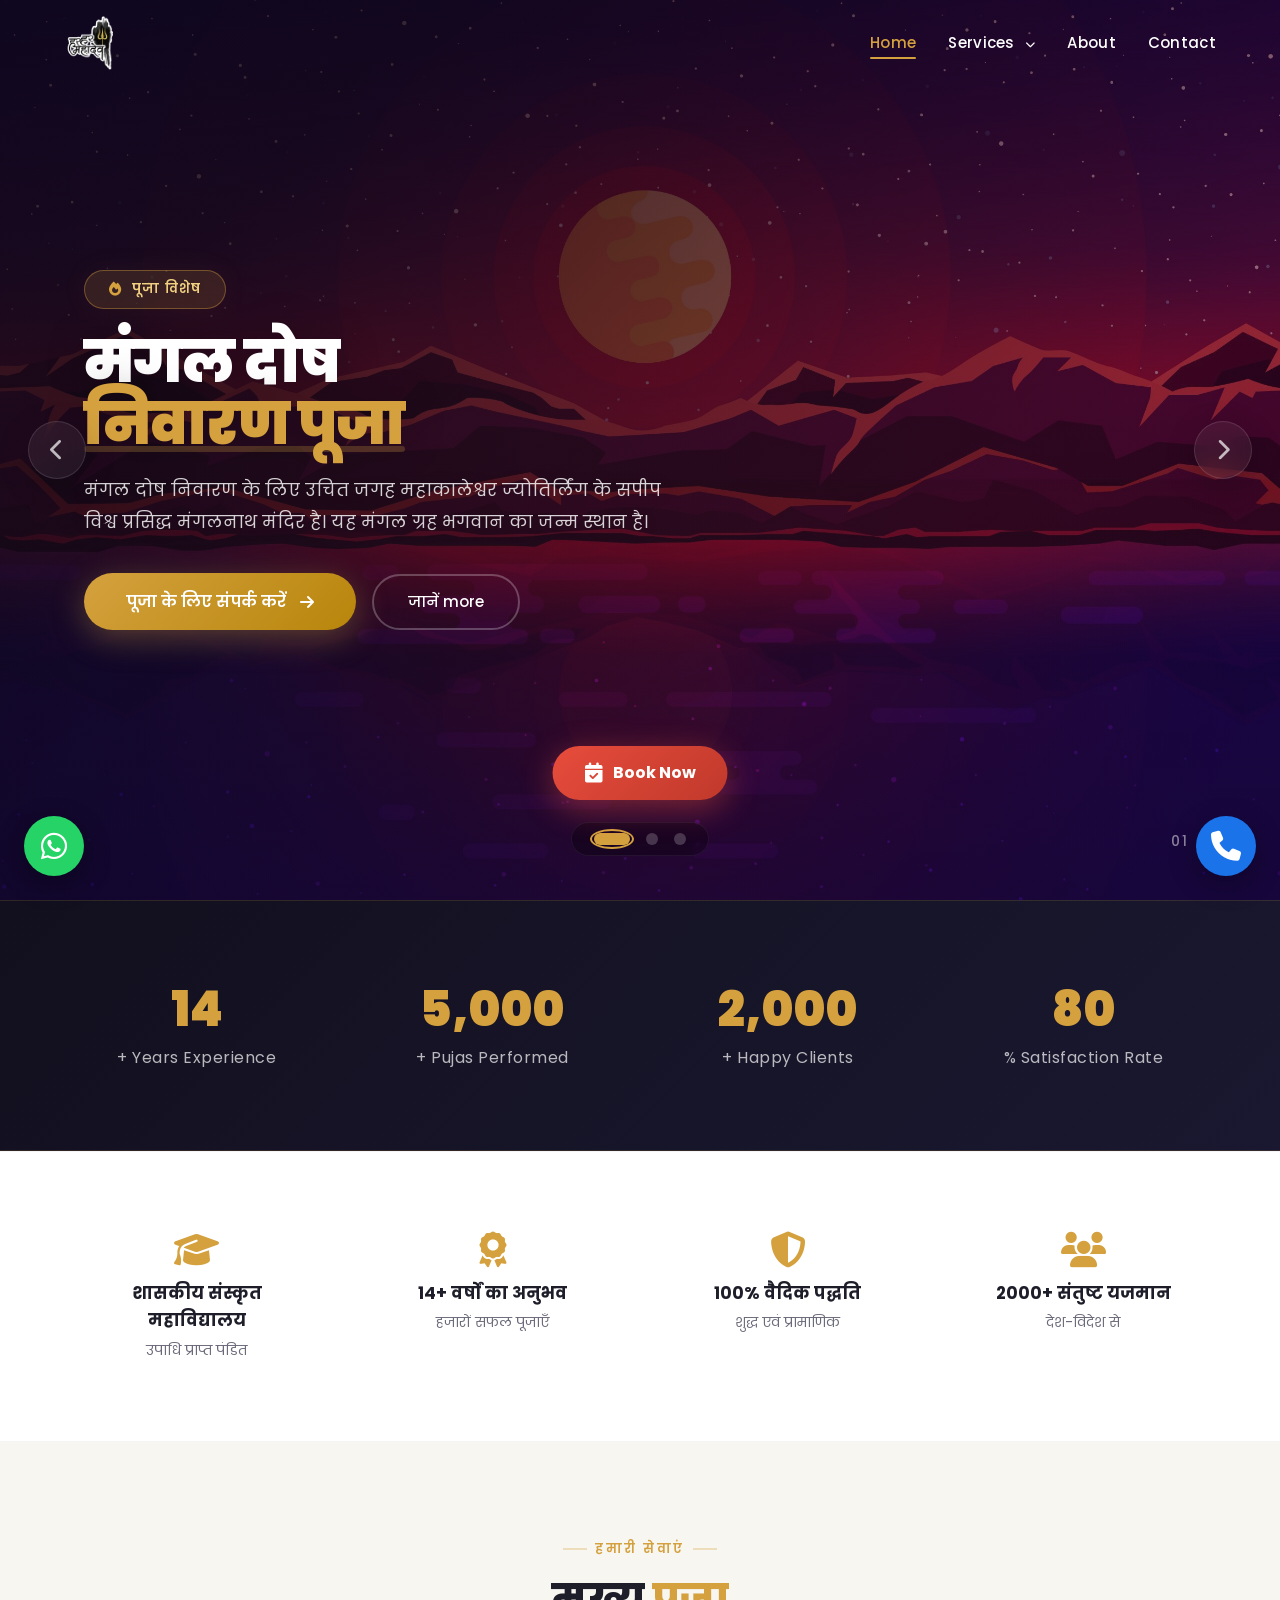
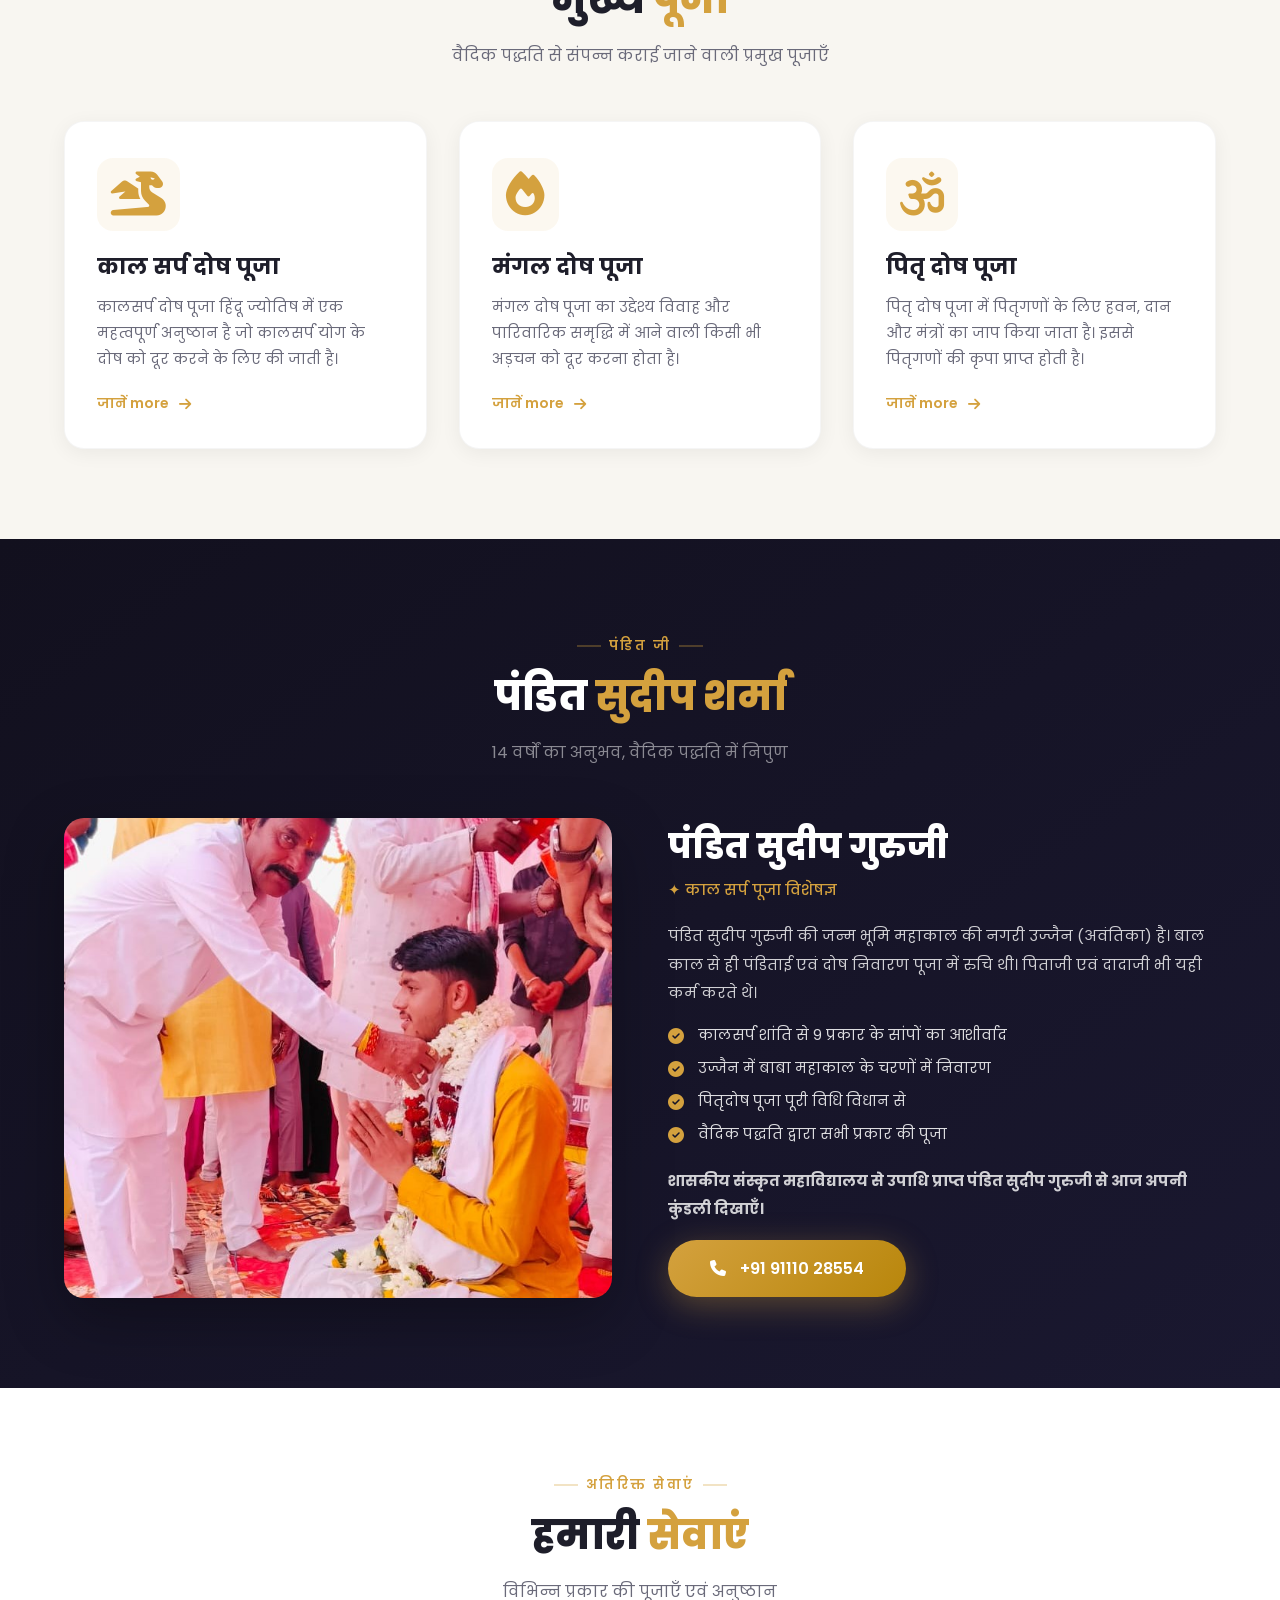
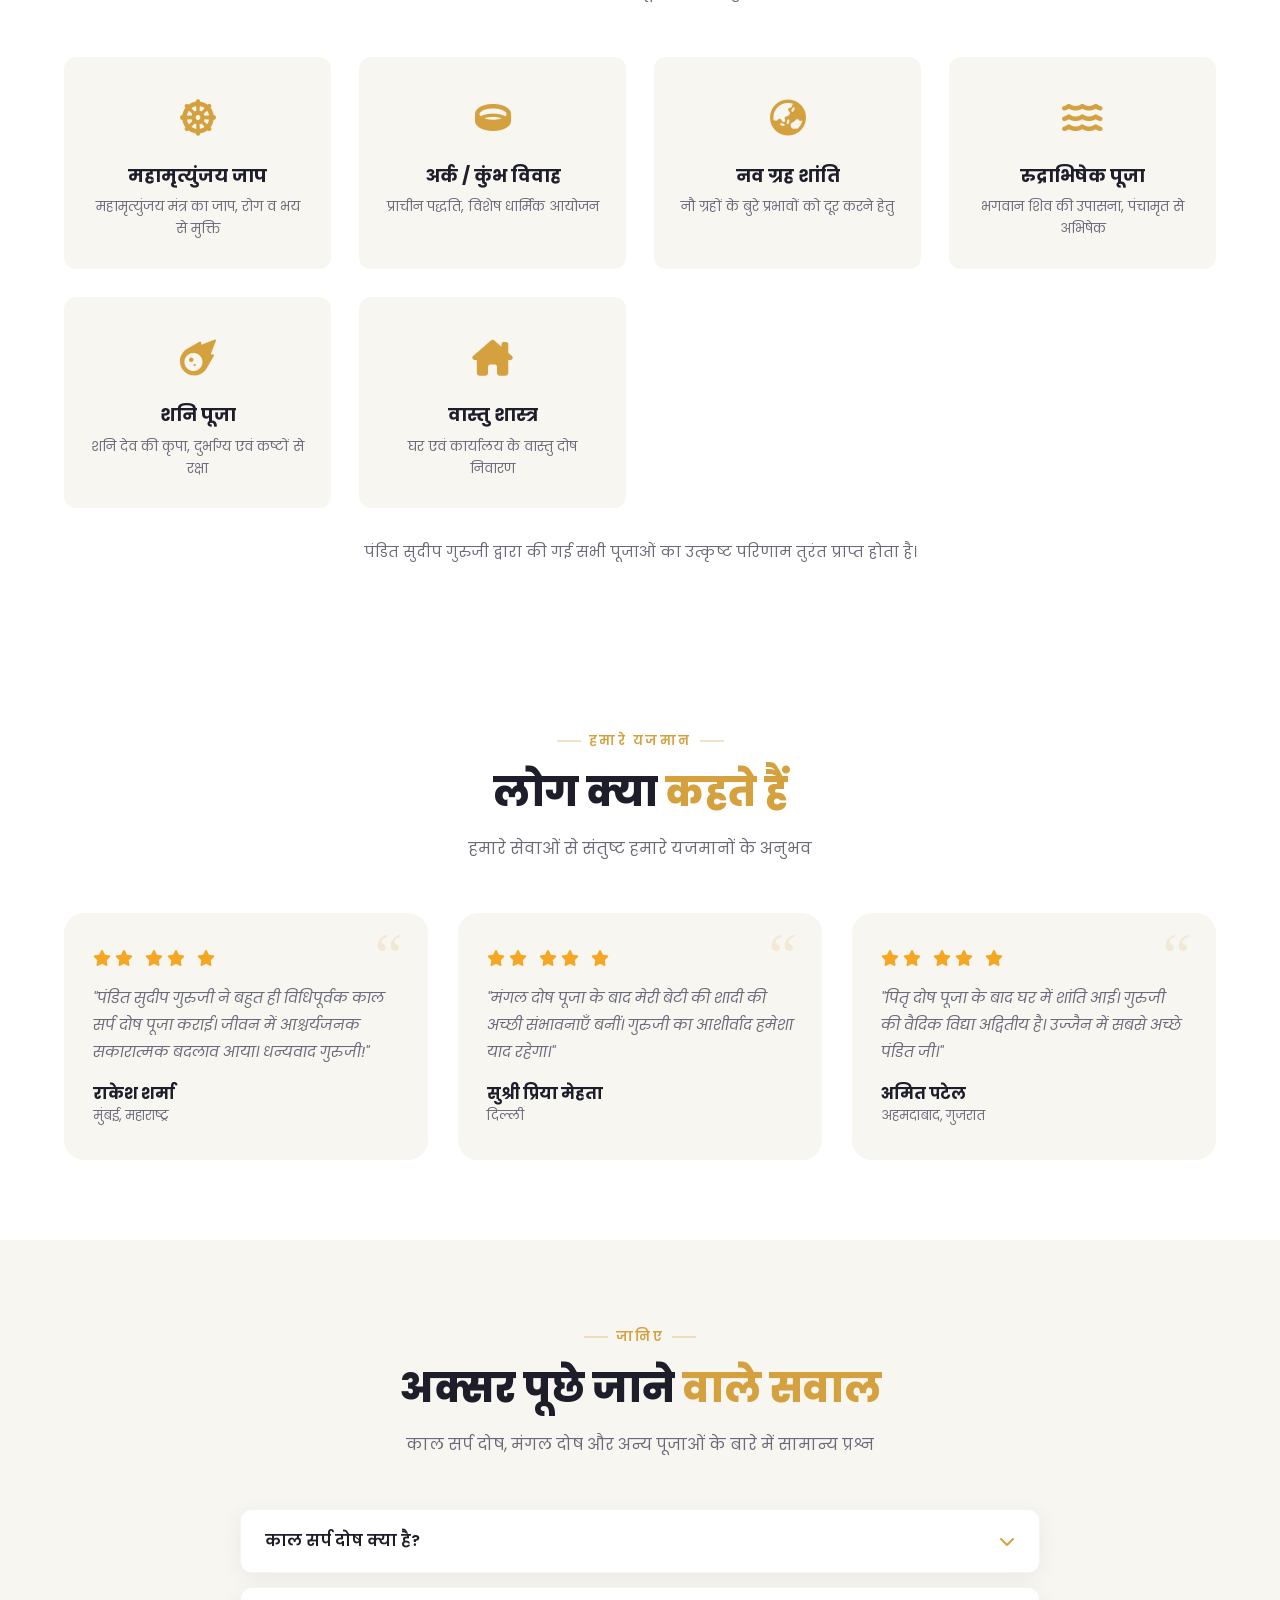
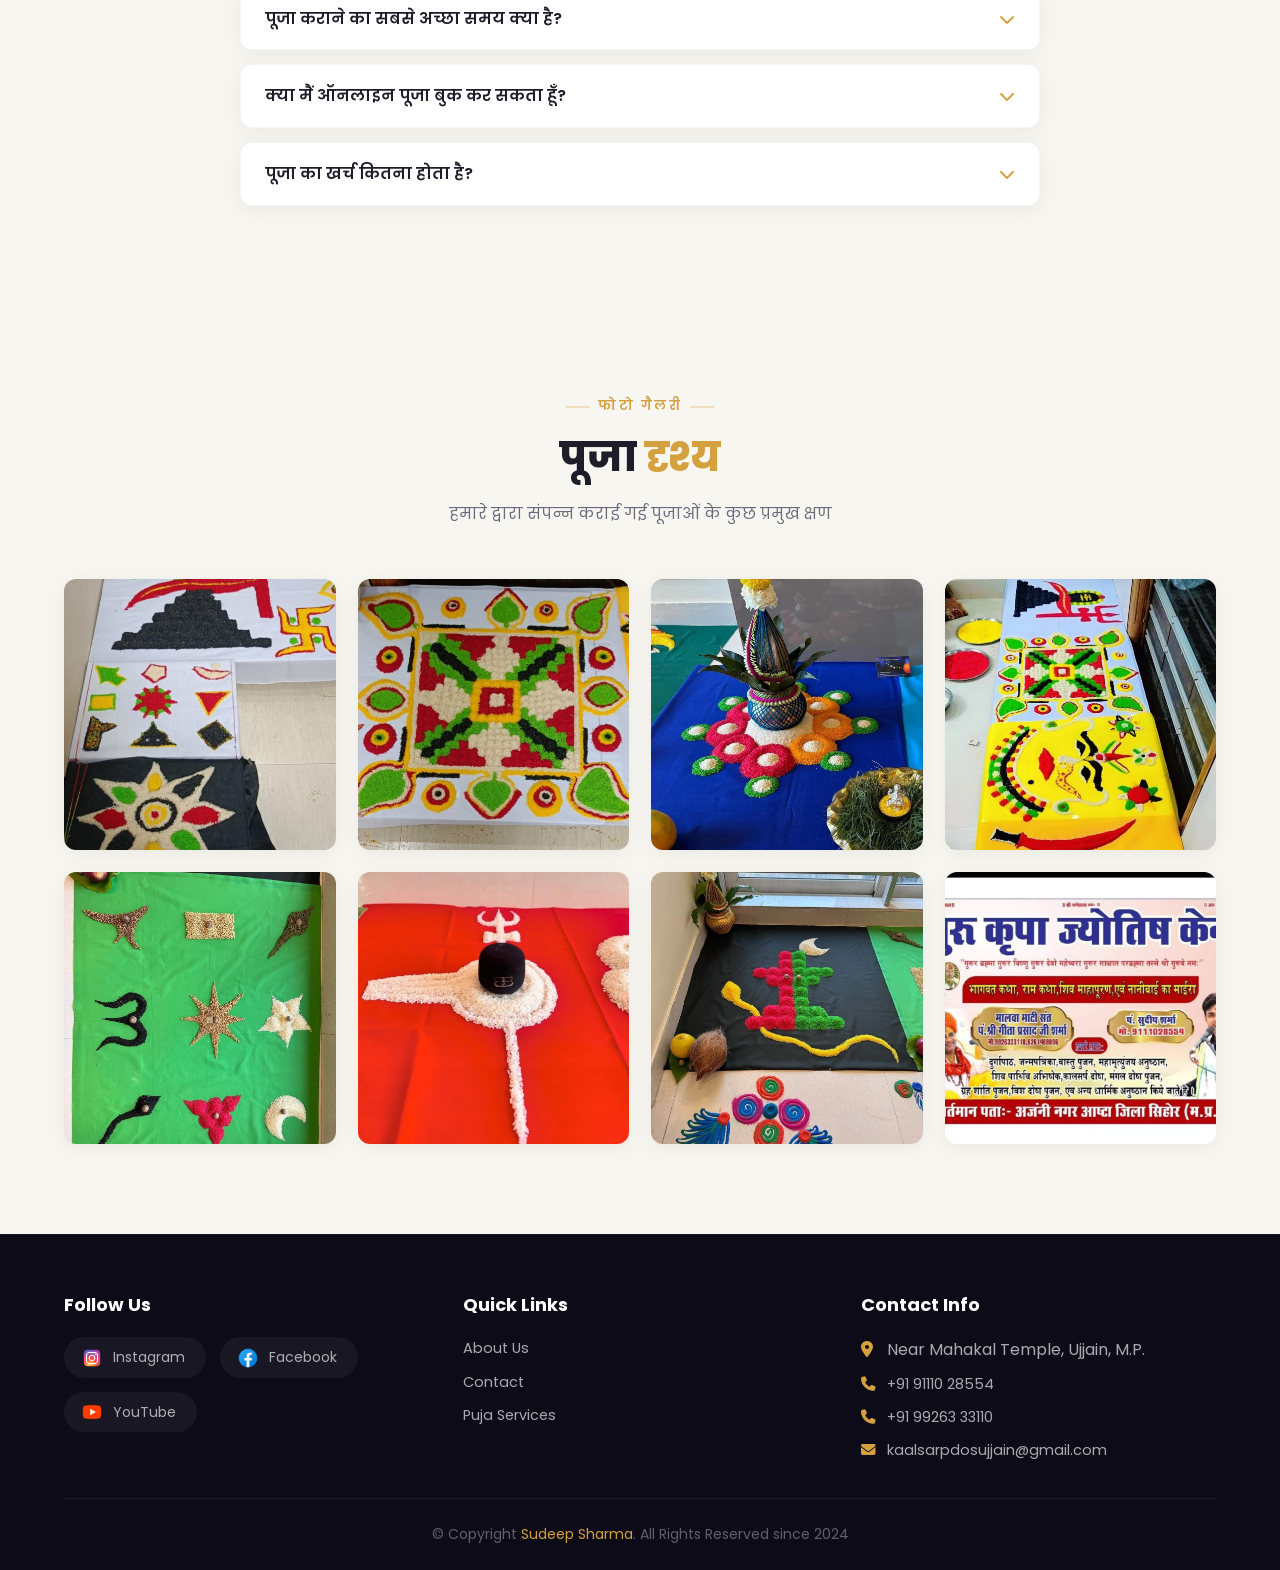
<file: index.html>
<!DOCTYPE html>
<html lang="hi">
<head>
    <meta charset="UTF-8" />
    <meta name="viewport" content="width=device-width, initial-scale=1.0" />
    <title>काल सर्प दोष पूजा उज्जैन | पंडित सुदीप शर्मा</title>
    <link href="https://fonts.googleapis.com/css2?family=Annapurna+SIL:wght@400;700&family=Poppins:wght@300;400;500;600;700;800;900&display=swap" rel="stylesheet" />
    <link rel="stylesheet" href="https://cdnjs.cloudflare.com/ajax/libs/font-awesome/6.5.0/css/all.min.css" />
    <style>
        /* ============================================================
                   ROOT VARIABLES – PROFESSIONAL COLOR PALETTE
                   ============================================================ */
        :root {
            --gold: #d4a13e;
            --gold-dark: #b8860b;
            --gold-light: #f0d080;
            --gold-glow: rgba(212, 161, 62, 0.30);
            --dark: #0d0b18;
            --dark-soft: #1a1830;
            --dark-card: #1e1c2e;
            --dark-bg: #12101e;
            --cream: #f8f6f1;
            --white: #ffffff;
            --text-dark: #1e1e2a;
            --text-muted: #6a6a7a;
            --text-light: rgba(255, 255, 255, 0.80);
            --shadow-sm: 0 4px 20px rgba(0, 0, 0, 0.06);
            --shadow-md: 0 8px 40px rgba(0, 0, 0, 0.10);
            --shadow-lg: 0 20px 60px rgba(0, 0, 0, 0.30);
            --shadow-gold: 0 8px 32px rgba(212, 161, 62, 0.35);
            --radius: 20px;
            --radius-sm: 12px;
            --transition: 0.5s cubic-bezier(0.25, 0.46, 0.45, 0.94);
        }

        /* ============================================================
                   RESET & BASE
                   ============================================================ */
        * {
            margin: 0;
            padding: 0;
            box-sizing: border-box;
        }
        html {
            scroll-behavior: smooth;
        }
        body {
            font-family: 'Poppins', 'Annapurna SIL', sans-serif;
            background: var(--cream);
            color: var(--text-dark);
            overflow-x: hidden;
            line-height: 1.6;
        }
        a {
            text-decoration: none;
            color: inherit;
        }
        img {
            max-width: 100%;
            display: block;
        }
        .container {
            max-width: 1200px;
            margin: 0 auto;
            padding: 0 24px;
        }

        /* ============================================================
                   SCROLL PROGRESS BAR
                   ============================================================ */
        .scroll-progress {
            position: fixed;
            top: 0;
            left: 0;
            z-index: 10000;
            height: 3px;
            background: linear-gradient(90deg, var(--gold), var(--gold-dark));
            width: 0%;
            transition: width 0.1s ease;
            box-shadow: 0 0 20px rgba(212, 161, 62, 0.3);
        }

        /* ============================================================
                   SCROLLBAR
                   ============================================================ */
        ::-webkit-scrollbar {
            width: 8px;
        }
        ::-webkit-scrollbar-track {
            background: var(--dark);
        }
        ::-webkit-scrollbar-thumb {
            background: var(--gold);
            border-radius: 10px;
        }

        /* ============================================================
                   BACK TO TOP
                   ============================================================ */
        .backtotop {
            position: fixed;
            bottom: 100px;
            right: 28px;
            z-index: 999;
            opacity: 0;
            pointer-events: none;
            transition: opacity 0.4s;
        }
        .backtotop.visible {
            opacity: 1;
            pointer-events: auto;
        }
        .backtotop .scroll {
            display: flex;
            align-items: center;
            justify-content: center;
            width: 50px;
            height: 50px;
            border-radius: 50%;
            background: linear-gradient(135deg, var(--gold), var(--gold-dark));
            color: #fff;
            font-size: 20px;
            box-shadow: var(--shadow-gold);
            transition: var(--transition);
            position: relative;
            overflow: hidden;
        }
        .backtotop .scroll:hover {
            transform: scale(1.10) translateY(-4px);
            box-shadow: 0 12px 40px rgba(212, 161, 62, 0.5);
        }
        .backtotop .scroll i {
            position: absolute;
            left: 50%;
            transition: 0.3s;
        }
        .backtotop .scroll i:nth-child(1) {
            top: 50%;
            transform: translate(-50%, -50%);
        }
        .backtotop .scroll i:nth-child(2) {
            top: 120%;
            transform: translate(-50%, -50%);
            opacity: 0;
        }
        .backtotop .scroll:hover i:nth-child(1) {
            top: -20%;
            opacity: 0;
        }
        .backtotop .scroll:hover i:nth-child(2) {
            top: 50%;
            opacity: 1;
        }

        /* ============================================================
                   FLOATING WHATSAPP & PHONE
                   ============================================================ */
        .wp-float,
        .wp-float2 {
            position: fixed;
            z-index: 1000;
            width: 60px;
            height: 60px;
            border-radius: 50%;
            display: flex;
            align-items: center;
            justify-content: center;
            color: #fff;
            font-size: 30px;
            box-shadow: 0 8px 28px rgba(0, 0, 0, 0.3);
            transition: var(--transition);
            animation: pulse-float 2s infinite alternate;
        }
        .wp-float {
            bottom: 24px;
            left: 24px;
            background: #25D366;
        }
        .wp-float2 {
            bottom: 24px;
            right: 24px;
            background: #1a73e8;
        }
        .wp-float:hover,
        .wp-float2:hover {
            transform: scale(1.12);
        }
        @keyframes pulse-float {
            0% {
                transform: scale(1);
            }
            100% {
                transform: scale(1.06);
            }
        }

        /* ============================================================
                   BOOK NOW FLOATING BUTTON
                   ============================================================ */
        .book-float {
            position: fixed;
            bottom: 100px;
            left: 50%;
            transform: translateX(-50%);
            z-index: 999;
            display: flex;
            align-items: center;
            gap: 10px;
            background: linear-gradient(135deg, #e74c3c, #c0392b);
            color: #fff;
            padding: 14px 32px;
            border-radius: 60px;
            font-weight: 700;
            font-size: 16px;
            box-shadow: 0 8px 32px rgba(231, 76, 60, 0.45);
            transition: var(--transition);
            animation: pulse-book 2.5s infinite alternate;
            text-decoration: none;
        }
        .book-float:hover {
            transform: translateX(-50%) scale(1.06);
            box-shadow: 0 12px 48px rgba(231, 76, 60, 0.6);
        }
        .book-float i {
            font-size: 20px;
        }
        @keyframes pulse-book {
            0% {
                box-shadow: 0 8px 32px rgba(231, 76, 60, 0.35);
            }
            100% {
                box-shadow: 0 8px 48px rgba(231, 76, 60, 0.65);
            }
        }
        @media (max-width: 768px) {
            .book-float {
                bottom: 85px;
                padding: 12px 24px;
                font-size: 14px;
            }
        }
        @media (max-width: 480px) {
            .book-float {
                bottom: 75px;
                padding: 10px 18px;
                font-size: 12px;
                gap: 6px;
            }
        }

        /* ============================================================
                   NAVBAR
                   ============================================================ */
        .navbar {
            position: fixed;
            top: 0;
            left: 0;
            right: 0;
            z-index: 999;
            padding: 16px 0;
            transition: var(--transition);
            background: transparent;
        }
        .navbar.scrolled {
            background: rgba(13, 11, 24, 0.94);
            backdrop-filter: blur(16px);
            box-shadow: 0 4px 30px rgba(0, 0, 0, 0.3);
            padding: 10px 0;
        }
        .navbar .container {
            display: flex;
            align-items: center;
            justify-content: space-between;
        }
        .navbar-brand img {
            height: 54px;
            width: auto;
            transition: var(--transition);
        }
        .navbar.scrolled .navbar-brand img {
            height: 46px;
        }
        .nav-links {
            display: flex;
            align-items: center;
            gap: 32px;
            list-style: none;
        }
        .nav-links a {
            color: #fff;
            font-weight: 500;
            font-size: 15px;
            letter-spacing: 0.3px;
            position: relative;
            padding: 4px 0;
            transition: var(--transition);
        }
        .nav-links a::after {
            content: '';
            position: absolute;
            bottom: -2px;
            left: 0;
            width: 0;
            height: 2.5px;
            background: var(--gold);
            transition: var(--transition);
            border-radius: 4px;
        }
        .nav-links a:hover::after,
        .nav-links a.active::after {
            width: 100%;
        }
        .nav-links a:hover,
        .nav-links a.active {
            color: var(--gold);
        }
        .nav-links .dropdown {
            position: relative;
        }
        .nav-links .dropdown-menu {
            position: absolute;
            top: 130%;
            left: 0;
            background: rgba(20, 18, 30, 0.96);
            backdrop-filter: blur(14px);
            border-radius: var(--radius-sm);
            padding: 12px 0;
            min-width: 220px;
            opacity: 0;
            visibility: hidden;
            transform: translateY(12px);
            transition: var(--transition);
            list-style: none;
            box-shadow: var(--shadow-lg);
            border: 1px solid rgba(255, 255, 255, 0.06);
        }
        .nav-links .dropdown:hover .dropdown-menu {
            opacity: 1;
            visibility: visible;
            transform: translateY(0);
        }
        .nav-links .dropdown-menu a {
            display: block;
            padding: 10px 28px;
            color: #eee;
            font-weight: 400;
            font-size: 14px;
            border-left: 3px solid transparent;
            transition: var(--transition);
        }
        .nav-links .dropdown-menu a:hover {
            background: rgba(212, 161, 62, 0.10);
            color: var(--gold);
            border-left-color: var(--gold);
        }
        .nav-toggle {
            display: none;
            flex-direction: column;
            gap: 5px;
            cursor: pointer;
            background: none;
            border: none;
            padding: 6px;
        }
        .nav-toggle span {
            display: block;
            width: 28px;
            height: 3px;
            background: #fff;
            border-radius: 4px;
            transition: var(--transition);
        }
        .nav-toggle.active span:nth-child(1) {
            transform: rotate(45deg) translate(6px, 7px);
        }
        .nav-toggle.active span:nth-child(2) {
            opacity: 0;
            transform: scaleX(0);
        }
        .nav-toggle.active span:nth-child(3) {
            transform: rotate(-45deg) translate(6px, -7px);
        }

        /* ============================================================
                   ===== ENHANCED HERO SLIDER =====
                   ============================================================ */
        .hero {
            position: relative;
            min-height: 100vh;
            display: flex;
            align-items: center;
            background: var(--dark);
            overflow: hidden;
            isolation: isolate;
        }

        .hero-slider {
            position: absolute;
            inset: 0;
            display: flex;
            transition: transform 0.9s cubic-bezier(0.65, 0, 0.35, 1);
            will-change: transform;
            z-index: 1;
        }

        .hero-slide {
            min-width: 100%;
            height: 100vh;
            position: relative;
            background-size: cover;
            background-position: center;
            background-repeat: no-repeat;
        }

        .hero-slide::after {
            content: '';
            position: absolute;
            inset: 0;
            background:
                linear-gradient(135deg, rgba(10, 8, 20, 0.82) 20%, rgba(10, 8, 20, 0.45) 70%),
                linear-gradient(0deg, rgba(10, 8, 20, 0.30) 0%, transparent 60%);
            z-index: 2;
            pointer-events: none;
        }

        .hero-slide::before {
            content: '';
            position: absolute;
            inset: 0;
            background: radial-gradient(ellipse at 30% 50%, rgba(212, 161, 62, 0.08) 0%, transparent 70%);
            z-index: 2;
            pointer-events: none;
        }

        .hero-content {
            position: relative;
            z-index: 3;
            max-width: 720px;
            padding: 40px 20px;
            color: #fff;
            animation: fadeUp 1s ease forwards;
        }

        .hero-content .badge {
            display: inline-flex;
            align-items: center;
            gap: 10px;
            background: rgba(212, 161, 62, 0.15);
            border: 1px solid rgba(212, 161, 62, 0.40);
            color: var(--gold-light);
            padding: 8px 24px;
            border-radius: 50px;
            font-size: 13px;
            font-weight: 600;
            letter-spacing: 1.2px;
            text-transform: uppercase;
            margin-bottom: 22px;
            backdrop-filter: blur(6px);
            box-shadow: 0 0 30px rgba(212, 161, 62, 0.06);
        }
        .hero-content .badge i {
            font-size: 14px;
            color: var(--gold);
        }

        .hero-content h1 {
            font-size: 58px;
            font-weight: 900;
            line-height: 1.08;
            margin-bottom: 18px;
            letter-spacing: -0.8px;
            text-shadow: 0 4px 40px rgba(0, 0, 0, 0.3);
        }
        .hero-content h1 span {
            color: var(--gold);
            position: relative;
            display: inline-block;
        }
        .hero-content h1 span::after {
            content: '';
            position: absolute;
            bottom: 4px;
            left: 0;
            right: 0;
            height: 6px;
            background: var(--gold);
            opacity: 0.25;
            border-radius: 4px;
            transform: scaleX(0.8);
            transform-origin: left;
            transition: transform 0.6s ease;
        }
        .hero-slide.active .hero-content h1 span::after {
            transform: scaleX(1);
        }

        .hero-content p {
            font-size: 17.5px;
            line-height: 1.85;
            color: rgba(255, 255, 255, 0.82);
            margin-bottom: 34px;
            max-width: 580px;
            text-shadow: 0 2px 20px rgba(0, 0, 0, 0.2);
        }

        .hero-actions {
            display: flex;
            flex-wrap: wrap;
            gap: 16px;
            align-items: center;
        }

        .btn-gold {
            display: inline-flex;
            align-items: center;
            gap: 14px;
            background: linear-gradient(135deg, var(--gold), var(--gold-dark));
            color: #fff;
            padding: 16px 42px;
            border-radius: 60px;
            font-weight: 600;
            font-size: 16px;
            border: none;
            cursor: pointer;
            transition: var(--transition);
            box-shadow: 0 8px 32px rgba(212, 161, 62, 0.35);
            position: relative;
            overflow: hidden;
        }
        .btn-gold::before {
            content: '';
            position: absolute;
            inset: 0;
            background: linear-gradient(135deg, var(--gold-dark), var(--gold));
            opacity: 0;
            transition: var(--transition);
        }
        .btn-gold:hover::before {
            opacity: 1;
        }
        .btn-gold:hover {
            transform: translateY(-3px) scale(1.02);
            box-shadow: 0 14px 48px rgba(212, 161, 62, 0.55);
        }
        .btn-gold span,
        .btn-gold i {
            position: relative;
            z-index: 1;
        }

        .btn-outline {
            display: inline-flex;
            align-items: center;
            gap: 10px;
            background: transparent;
            color: #fff;
            padding: 14px 34px;
            border-radius: 60px;
            font-weight: 500;
            font-size: 15px;
            border: 2px solid rgba(255, 255, 255, 0.25);
            cursor: pointer;
            transition: var(--transition);
            backdrop-filter: blur(4px);
        }
        .btn-outline:hover {
            border-color: var(--gold);
            background: rgba(212, 161, 62, 0.12);
            color: var(--gold);
            transform: translateY(-2px);
            box-shadow: 0 0 30px rgba(212, 161, 62, 0.10);
        }

        .hero-counter {
            position: absolute;
            bottom: 48px;
            right: 48px;
            z-index: 4;
            color: rgba(255, 255, 255, 0.20);
            font-size: 14px;
            font-weight: 500;
            letter-spacing: 2px;
            font-variant-numeric: tabular-nums;
        }
        .hero-counter span {
            color: rgba(255, 255, 255, 0.50);
        }

        .hero-controls {
            position: absolute;
            bottom: 44px;
            left: 50%;
            transform: translateX(-50%);
            z-index: 4;
            display: flex;
            gap: 16px;
            align-items: center;
            background: rgba(0, 0, 0, 0.30);
            backdrop-filter: blur(10px);
            padding: 10px 22px;
            border-radius: 60px;
            border: 1px solid rgba(255, 255, 255, 0.06);
        }
        .hero-controls button {
            width: 12px;
            height: 12px;
            border-radius: 50%;
            background: rgba(255, 255, 255, 0.20);
            border: none;
            cursor: pointer;
            transition: var(--transition);
            position: relative;
            padding: 0;
        }
        .hero-controls button::after {
            content: '';
            position: absolute;
            inset: -4px;
            border-radius: 50%;
            border: 2px solid transparent;
            transition: var(--transition);
        }
        .hero-controls button.active {
            background: var(--gold);
            width: 36px;
            border-radius: 10px;
        }
        .hero-controls button.active::after {
            border-color: var(--gold);
        }
        .hero-controls button:hover:not(.active) {
            background: rgba(255, 255, 255, 0.50);
            transform: scale(1.2);
        }

        .hero-arrows {
            position: absolute;
            top: 50%;
            left: 0;
            right: 0;
            transform: translateY(-50%);
            z-index: 4;
            display: flex;
            justify-content: space-between;
            padding: 0 28px;
            pointer-events: none;
        }
        .hero-arrows button {
            pointer-events: auto;
            width: 58px;
            height: 58px;
            border-radius: 50%;
            background: rgba(255, 255, 255, 0.06);
            backdrop-filter: blur(12px);
            border: 1px solid rgba(255, 255, 255, 0.12);
            color: rgba(255, 255, 255, 0.70);
            font-size: 22px;
            cursor: pointer;
            transition: var(--transition);
            display: flex;
            align-items: center;
            justify-content: center;
            box-shadow: 0 8px 32px rgba(0, 0, 0, 0.20);
        }
        .hero-arrows button:hover {
            background: rgba(212, 161, 62, 0.20);
            border-color: var(--gold);
            color: var(--gold);
            transform: scale(1.08);
            box-shadow: 0 0 40px rgba(212, 161, 62, 0.15);
        }
        .hero-arrows button:active {
            transform: scale(0.95);
        }

        @media (max-width: 600px) {
            .hero-arrows {
                padding: 0 12px;
            }
            .hero-arrows button {
                width: 44px;
                height: 44px;
                font-size: 16px;
            }
            .hero-controls {
                padding: 8px 16px;
                gap: 12px;
                bottom: 28px;
            }
            .hero-counter {
                display: none;
            }
        }

        @keyframes fadeUp {
            0% {
                opacity: 0;
                transform: translateY(44px) scale(0.98);
            }
            100% {
                opacity: 1;
                transform: translateY(0) scale(1);
            }
        }

        /* ============================================================
                   SECTION TITLES
                   ============================================================ */
        .section-title {
            text-align: center;
            margin-bottom: 52px;
        }
        .section-title .sub {
            display: inline-flex;
            align-items: center;
            gap: 8px;
            color: var(--gold);
            font-weight: 600;
            font-size: 13px;
            letter-spacing: 2.5px;
            text-transform: uppercase;
            margin-bottom: 8px;
        }
        .section-title .sub::before,
        .section-title .sub::after {
            content: '';
            width: 24px;
            height: 2px;
            background: var(--gold);
            opacity: 0.3;
        }
        .section-title h2 {
            font-size: 40px;
            font-weight: 800;
            color: var(--text-dark);
            letter-spacing: -0.5px;
        }
        .section-title h2 span {
            color: var(--gold);
        }
        .section-title p {
            color: var(--text-muted);
            max-width: 600px;
            margin: 12px auto 0;
            font-size: 16px;
        }

        /* ============================================================
                   STATS SECTION
                   ============================================================ */
        .stats-section {
            padding: 60px 0;
            background: linear-gradient(135deg, var(--dark-bg), var(--dark-soft));
            color: #fff;
            border-top: 1px solid rgba(212, 161, 62, 0.15);
            border-bottom: 1px solid rgba(212, 161, 62, 0.15);
        }
        .stats-grid {
            display: grid;
            grid-template-columns: repeat(4, 1fr);
            gap: 30px;
            text-align: center;
        }
        .stat-item {
            padding: 20px;
        }
        .stat-number {
            font-size: 48px;
            font-weight: 900;
            color: var(--gold);
            line-height: 1.2;
        }
        .stat-label {
            font-size: 16px;
            color: rgba(255, 255, 255, 0.70);
            margin-top: 6px;
            letter-spacing: 0.5px;
        }
        @media (max-width: 768px) {
            .stats-grid {
                grid-template-columns: repeat(2, 1fr);
                gap: 20px;
            }
            .stat-number {
                font-size: 34px;
            }
        }

        /* ============================================================
                   TRUST BADGES
                   ============================================================ */
        .trust-section {
            padding: 60px 0;
            background: #fff;
            border-top: 1px solid rgba(0, 0, 0, 0.04);
            border-bottom: 1px solid rgba(0, 0, 0, 0.04);
        }
        .trust-grid {
            display: grid;
            grid-template-columns: repeat(4, 1fr);
            gap: 30px;
        }
        .trust-item {
            text-align: center;
            padding: 20px;
            transition: var(--transition);
            border-radius: var(--radius-sm);
        }
        .trust-item:hover {
            transform: translateY(-4px);
            background: var(--cream);
        }
        .trust-item i {
            font-size: 36px;
            color: var(--gold);
            margin-bottom: 12px;
            display: inline-block;
        }
        .trust-item h4 {
            font-size: 17px;
            font-weight: 700;
            margin-bottom: 4px;
        }
        .trust-item p {
            font-size: 14px;
            color: var(--text-muted);
        }
        @media (max-width: 768px) {
            .trust-grid {
                grid-template-columns: repeat(2, 1fr);
                gap: 20px;
            }
        }
        @media (max-width: 480px) {
            .trust-grid {
                grid-template-columns: 1fr 1fr;
                gap: 14px;
            }
            .trust-item i {
                font-size: 28px;
            }
            .trust-item h4 {
                font-size: 14px;
            }
        }

        /* ============================================================
                   TESTIMONIALS SECTION
                   ============================================================ */
        .testimonials-section {
            padding: 80px 0;
            background: #fff;
        }
        .testimonials-grid {
            display: grid;
            grid-template-columns: repeat(auto-fit, minmax(300px, 1fr));
            gap: 30px;
        }
        .testimonial-card {
            background: var(--cream);
            padding: 32px 28px;
            border-radius: var(--radius);
            transition: var(--transition);
            border: 1px solid transparent;
            position: relative;
        }
        .testimonial-card::before {
            content: '\201C';
            position: absolute;
            top: 10px;
            right: 24px;
            font-size: 64px;
            color: var(--gold);
            opacity: 0.15;
            font-family: Georgia, serif;
            line-height: 1;
        }
        .testimonial-card:hover {
            border-color: var(--gold);
            transform: translateY(-6px);
            box-shadow: var(--shadow-md);
        }
        .testimonial-card .stars {
            color: #f5a623;
            margin-bottom: 12px;
            letter-spacing: 4px;
        }
        .testimonial-card p {
            font-size: 15px;
            line-height: 1.8;
            color: var(--text-muted);
            margin-bottom: 16px;
            font-style: italic;
        }
        .testimonial-card .client-info {
            display: flex;
            flex-direction: column;
        }
        .testimonial-card .client-info strong {
            font-weight: 700;
            color: var(--text-dark);
        }
        .testimonial-card .client-info span {
            font-size: 13px;
            color: var(--text-muted);
        }

        /* ============================================================
                   FAQ SECTION
                   ============================================================ */
        .faq-section {
            padding: 80px 0;
            background: var(--cream);
        }
        .faq-list {
            max-width: 800px;
            margin: 0 auto;
        }
        .faq-item {
            background: #fff;
            border-radius: var(--radius-sm);
            margin-bottom: 14px;
            box-shadow: var(--shadow-sm);
            overflow: hidden;
            border: 1px solid rgba(0, 0, 0, 0.04);
            transition: var(--transition);
        }
        .faq-item:hover {
            border-color: var(--gold);
        }
        .faq-question {
            display: flex;
            justify-content: space-between;
            align-items: center;
            padding: 18px 24px;
            font-weight: 600;
            font-size: 16px;
            cursor: pointer;
            color: var(--text-dark);
            transition: var(--transition);
        }
        .faq-question:hover {
            color: var(--gold);
        }
        .faq-question i {
            transition: var(--transition);
            color: var(--gold);
        }
        .faq-item.active .faq-question i {
            transform: rotate(180deg);
        }
        .faq-answer {
            max-height: 0;
            overflow: hidden;
            transition: max-height 0.4s ease, padding 0.3s ease;
            padding: 0 24px;
            color: var(--text-muted);
            font-size: 15px;
            line-height: 1.8;
        }
        .faq-item.active .faq-answer {
            max-height: 300px;
            padding: 0 24px 18px;
        }

        /* ============================================================
                   SERVICES SECTION
                   ============================================================ */
        .services-section {
            padding: 90px 0;
            background: var(--cream);
        }
        .services-grid {
            display: grid;
            grid-template-columns: repeat(auto-fit, minmax(300px, 1fr));
            gap: 32px;
        }
        .service-card {
            background: #fff;
            border-radius: var(--radius);
            padding: 36px 32px 32px;
            box-shadow: var(--shadow-sm);
            transition: var(--transition);
            position: relative;
            overflow: hidden;
            border: 1px solid rgba(0, 0, 0, 0.04);
        }
        .service-card::before {
            content: '';
            position: absolute;
            top: 0;
            left: 0;
            right: 0;
            height: 4px;
            background: linear-gradient(90deg, var(--gold), var(--gold-dark));
            transform: scaleX(0);
            transform-origin: left;
            transition: var(--transition);
        }
        .service-card:hover::before {
            transform: scaleX(1);
        }
        .service-card:hover {
            transform: translateY(-10px);
            box-shadow: var(--shadow-md);
            border-color: var(--gold);
        }
        .service-card .icon {
            font-size: 44px;
            color: var(--gold);
            margin-bottom: 18px;
            display: inline-block;
            background: rgba(212, 161, 62, 0.08);
            padding: 14px;
            border-radius: 16px;
            line-height: 1;
        }
        .service-card h3 {
            font-size: 22px;
            font-weight: 700;
            margin-bottom: 10px;
        }
        .service-card p {
            color: var(--text-muted);
            font-size: 14.5px;
            line-height: 1.8;
            margin-bottom: 18px;
        }
        .service-card .learn-more {
            display: inline-flex;
            align-items: center;
            gap: 10px;
            color: var(--gold);
            font-weight: 600;
            font-size: 14px;
            transition: var(--transition);
        }
        .service-card .learn-more:hover {
            gap: 18px;
            color: var(--gold-dark);
        }

        /* ============================================================
                   GURUJI SECTION
                   ============================================================ */
        .guruji-section {
            padding: 90px 0;
            background: linear-gradient(145deg, var(--dark-bg), var(--dark-soft));
            color: #fff;
        }
        .guruji-section .section-title h2 {
            color: #fff;
        }
        .guruji-section .section-title p {
            color: rgba(255, 255, 255, 0.50);
        }
        .guruji-grid {
            display: grid;
            grid-template-columns: 1fr 1fr;
            gap: 56px;
            align-items: center;
        }
        .guruji-image {
            border-radius: var(--radius);
            overflow: hidden;
            box-shadow: var(--shadow-lg);
            position: relative;
        }
        .guruji-image img {
            width: 100%;
            height: 480px;
            object-fit: cover;
            transition: transform 0.7s ease;
        }
        .guruji-image:hover img {
            transform: scale(1.04);
        }
        .guruji-info h3 {
            font-size: 34px;
            font-weight: 800;
            margin-bottom: 4px;
        }
        .guruji-info .title-tag {
            color: var(--gold);
            font-weight: 500;
            font-size: 15px;
            margin-bottom: 20px;
            display: inline-block;
        }
        .guruji-info p {
            color: var(--text-light);
            line-height: 1.9;
            margin-bottom: 16px;
            font-size: 15px;
        }
        .guruji-info .check-list {
            display: flex;
            flex-direction: column;
            gap: 10px;
            padding-left: 0;
            margin: 16px 0 20px;
        }
        .guruji-info .check-list li {
            display: flex;
            align-items: flex-start;
            gap: 14px;
            color: rgba(255, 255, 255, 0.85);
            font-size: 14.5px;
            list-style: none;
        }
        .guruji-info .check-list li i {
            color: var(--gold);
            margin-top: 4px;
            font-size: 16px;
        }

        /* ============================================================
                   EXTRA SERVICES
                   ============================================================ */
        .extra-services {
            padding: 80px 0;
            background: #fff;
        }
        .extra-grid {
            display: grid;
            grid-template-columns: repeat(auto-fit, minmax(220px, 1fr));
            gap: 28px;
        }
        .extra-item {
            background: var(--cream);
            border-radius: var(--radius-sm);
            padding: 32px 24px 28px;
            text-align: center;
            transition: var(--transition);
            border: 1px solid transparent;
        }
        .extra-item:hover {
            border-color: var(--gold);
            transform: translateY(-6px);
            box-shadow: var(--shadow-md);
            background: #fff;
        }
        .extra-item .icon {
            font-size: 36px;
            color: var(--gold);
            margin-bottom: 14px;
            display: inline-block;
        }
        .extra-item h4 {
            font-size: 18px;
            font-weight: 700;
            margin-bottom: 6px;
        }
        .extra-item p {
            font-size: 13.5px;
            color: var(--text-muted);
            line-height: 1.6;
        }

        /* ============================================================
                   GALLERY
                   ============================================================ */
        .gallery-section {
            padding: 90px 0;
            background: var(--cream);
        }
        .gallery-grid {
            display: grid;
            grid-template-columns: repeat(auto-fit, minmax(230px, 1fr));
            gap: 22px;
        }
        .gallery-item {
            border-radius: var(--radius-sm);
            overflow: hidden;
            box-shadow: var(--shadow-sm);
            transition: var(--transition);
            aspect-ratio: 1/1;
            position: relative;
        }
        .gallery-item img {
            width: 100%;
            height: 100%;
            object-fit: cover;
            transition: transform 0.6s ease;
        }
        .gallery-item:hover img {
            transform: scale(1.07);
        }
        .gallery-item:hover {
            box-shadow: var(--shadow-md);
            transform: translateY(-4px);
        }

        /* ============================================================
                   FOOTER
                   ============================================================ */
        footer {
            background: var(--dark);
            color: rgba(255, 255, 255, 0.65);
            padding: 56px 0 24px;
            border-top: 1px solid rgba(255, 255, 255, 0.04);
        }
        footer .footer-grid {
            display: grid;
            grid-template-columns: repeat(auto-fit, minmax(200px, 1fr));
            gap: 44px;
            margin-bottom: 36px;
        }
        footer h5 {
            color: #fff;
            font-weight: 700;
            font-size: 18px;
            margin-bottom: 18px;
        }
        footer .footer-links {
            display: flex;
            flex-direction: column;
            gap: 10px;
        }
        footer .footer-links a {
            transition: var(--transition);
            font-size: 14.5px;
        }
        footer .footer-links a:hover {
            color: var(--gold);
            padding-left: 6px;
        }
        footer .social-links {
            display: flex;
            flex-wrap: wrap;
            gap: 14px;
        }
        footer .social-links a {
            display: inline-flex;
            align-items: center;
            gap: 10px;
            background: rgba(255, 255, 255, 0.05);
            padding: 8px 20px 8px 16px;
            border-radius: 40px;
            transition: var(--transition);
            font-size: 14px;
            border: 1px solid transparent;
        }
        footer .social-links a:hover {
            background: rgba(212, 161, 62, 0.12);
            color: var(--gold);
            border-color: rgba(212, 161, 62, 0.20);
            transform: translateY(-2px);
        }
        footer .social-links a img {
            width: 22px;
            height: 22px;
        }
        footer .copyright {
            text-align: center;
            padding-top: 24px;
            border-top: 1px solid rgba(255, 255, 255, 0.06);
            font-size: 14px;
            color: rgba(255, 255, 255, 0.35);
        }
        footer .copyright span {
            color: var(--gold);
        }

        /* ============================================================
                   RESPONSIVE
                   ============================================================ */
        @media (max-width: 992px) {
            .hero-content h1 {
                font-size: 44px;
            }
            .guruji-grid {
                grid-template-columns: 1fr;
                gap: 32px;
            }
            .guruji-image img {
                height: 340px;
            }
        }

        @media (max-width: 768px) {
            .nav-links {
                position: fixed;
                top: 0;
                right: -100%;
                width: 290px;
                height: 100vh;
                background: rgba(13, 11, 24, 0.98);
                backdrop-filter: blur(20px);
                flex-direction: column;
                padding: 100px 36px 40px;
                gap: 18px;
                transition: var(--transition);
                align-items: flex-start;
                box-shadow: -8px 0 48px rgba(0, 0, 0, 0.5);
                border-left: 1px solid rgba(255, 255, 255, 0.05);
            }
            .nav-links.open {
                right: 0;
            }
            .nav-toggle {
                display: flex;
            }
            .nav-links .dropdown-menu {
                position: static;
                background: transparent;
                backdrop-filter: none;
                padding: 6px 0 6px 18px;
                opacity: 1;
                visibility: visible;
                transform: none;
                box-shadow: none;
                border: none;
                display: none;
            }
            .nav-links .dropdown:hover .dropdown-menu {
                display: block;
            }

            .hero-content h1 {
                font-size: 34px;
            }
            .hero-content p {
                font-size: 15px;
            }
            .hero-arrows {
                padding: 0 10px;
            }
            .hero-arrows button {
                width: 40px;
                height: 40px;
                font-size: 14px;
            }
            .hero-controls {
                padding: 8px 14px;
                gap: 10px;
                bottom: 24px;
            }
            .hero-counter {
                display: none;
            }

            .section-title h2 {
                font-size: 30px;
            }
            .services-grid {
                grid-template-columns: 1fr;
            }
            .gallery-grid {
                grid-template-columns: repeat(2, 1fr);
            }
            .wp-float,
            .wp-float2 {
                width: 52px;
                height: 52px;
                font-size: 24px;
            }
            .backtotop {
                bottom: 84px;
                right: 16px;
            }
            .backtotop .scroll {
                width: 44px;
                height: 44px;
                font-size: 17px;
            }
            .hero-actions {
                flex-direction: column;
                align-items: flex-start;
            }
            .btn-gold {
                padding: 14px 32px;
                font-size: 15px;
            }
        }

        @media (max-width: 480px) {
            .hero-content h1 {
                font-size: 26px;
            }
            .hero-content .badge {
                font-size: 11px;
                padding: 5px 16px;
            }
            .hero-arrows button {
                width: 34px;
                height: 34px;
                font-size: 12px;
            }
            .gallery-grid {
                grid-template-columns: 1fr 1fr;
                gap: 14px;
            }
            footer .footer-grid {
                grid-template-columns: 1fr;
                gap: 28px;
            }
            .guruji-image img {
                height: 260px;
            }
            .guruji-info h3 {
                font-size: 26px;
            }
        }

        /* ============================================================
                   FADE-UP UTILITY
                   ============================================================ */
        .fade-up {
            opacity: 0;
            transform: translateY(30px);
            transition: opacity 0.8s ease, transform 0.8s ease;
        }
        .fade-up.visible {
            opacity: 1;
            transform: translateY(0);
        }
    </style>
</head>
<body>

    <!-- ===== SCROLL PROGRESS BAR ===== -->
    <div class="scroll-progress" id="scrollProgress"></div>

    <!-- ===== WHATSAPP & PHONE ===== -->
    <a href="https://api.whatsapp.com/send?phone=919111028554&text=*%F0%9F%99%8F%F0%9F%99%8F%E0%A4%9C%E0%A4%AF%20%E0%A4%B6%E0%A5%8D%E0%A4%B0%E0%A5%80%20%E0%A4%AE%E0%A4%B9%E0%A4%BE%E0%A4%95%E0%A4%BE%E0%A4%B2%F0%9F%99%8F%F0%9F%99%8F*" class="wp-float" target="_blank" aria-label="WhatsApp">
        <i class="fab fa-whatsapp"></i>
    </a>
    <a href="tel:+919111028554" class="wp-float2" aria-label="Call">
        <i class="fas fa-phone"></i>
    </a>

    <!-- ===== BOOK NOW FLOATING BUTTON ===== -->
    <a href="tel:+919111028554" class="book-float" aria-label="Book Now">
        <i class="fas fa-calendar-check"></i>
        <span>Book Now</span>
    </a>

    <!-- ===== BACK TO TOP ===== -->
    <div class="backtotop" id="backTop">
        <a href="#" class="scroll" aria-label="Back to top">
            <i class="fas fa-arrow-up"></i>
            <i class="fas fa-arrow-up"></i>
        </a>
    </div>

    <!-- ===== NAVBAR ===== -->
    <nav class="navbar" id="navbar">
        <div class="container">
            <a href="index.html" class="navbar-brand">
                <img src="./logo/logo1.png" alt="Pandit Sudeep Sharma Logo" />
            </a>
            <button class="nav-toggle" id="navToggle" aria-label="Toggle menu">
                <span></span><span></span><span></span>
            </button>
            <ul class="nav-links" id="navLinks">
                <li><a href="index.html" class="active">Home</a></li>
                <li class="dropdown">
                    <a href="Service.html">Services <i class="fas fa-chevron-down" style="font-size:10px;margin-left:6px;"></i></a>
                    <ul class="dropdown-menu">
                        <li><a href="Service.html#kaal-sarp">काल सर्प दोष पूजा</a></li>
                        <li><a href="Service.html#mangal">मंगल दोष पूजा</a></li>
                        <li><a href="Service.html#pitra">पितृ दोष पूजा</a></li>
                        <li><a href="Service.html#all">सभी पूजा</a></li>
                    </ul>
                </li>
                <li><a href="About.html">About</a></li>
                <li><a href="Contact.html">Contact</a></li>
            </ul>
        </div>
    </nav>

    <!-- ============================================================
    ===== ENHANCED HERO SLIDER =====
    ============================================================ -->
    <section class="hero" id="home">
        <div class="hero-slider" id="heroSlider">

            <!-- Slide 1: Mangal Dosh -->
            <div class="hero-slide active" style="background-image: url('./img/moon_art.jpg');">
                <div class="container" style="height:100%;display:flex;align-items:center;">
                    <div class="hero-content">
                        <span class="badge"><i class="fas fa-fire"></i> पूजा विशेष</span>
                        <h1>मंगल दोष <br /><span>निवारण पूजा</span></h1>
                        <p>मंगल दोष निवारण के लिए उचित जगह महाकालेश्वर ज्योतिर्लिंग के सपीप विश्व प्रसिद्ध मंगलनाथ मंदिर है। यह मंगल ग्रह भगवान का जन्म स्थान है।</p>
                        <div class="hero-actions">
                            <a href="https://api.whatsapp.com/send?phone=919111028554&text=*%F0%9F%99%8F%F0%9F%99%8F%E0%A4%9C%E0%A4%AF%20%E0%A4%B6%E0%A5%8D%E0%A4%B0%E0%A5%80%20%E0%A4%AE%E0%A4%B9%E0%A4%BE%E0%A4%95%E0%A4%BE%E0%A4%B2%F0%9F%99%8F%F0%9F%99%8F*%20%0A%E0%A4%AA%E0%A4%82%E0%A4%A1%E0%A4%BF%E0%A4%A4%20%E0%A4%9C%E0%A5%80%20%E0%A4%AE%E0%A5%81%E0%A4%9D%E0%A5%87%20%E0%A4%AE%E0%A4%82%E0%A4%97%E0%A4%B2%20%E0%A4%A6%E0%A5%8B%E0%A4%B7%20%E0%A4%A8%E0%A4%BF%E0%A4%B5%E0%A4%BE%E0%A4%B0%E0%A4%A3%20%E0%A4%B9%E0%A5%87%E0%A4%A4%E0%A5%81%20%E0%A4%AA%E0%A5%82%E0%A4%9C%E0%A4%A8%20%E0%A4%95%E0%A4%B0%E0%A4%B5%E0%A4%BE%E0%A4%A8%E0%A4%BE%20%E0%A4%B9%E0%A5%88%E0%A5%A4" class="btn-gold" target="_blank">
                                <span>पूजा के लिए संपर्क करें</span>
                                <i class="fas fa-arrow-right"></i>
                            </a>
                            <a href="Service.html#mangal" class="btn-outline">जानें more</a>
                        </div>
                    </div>
                </div>
            </div>

            <!-- Slide 2: Kaal Sarp -->
            <div class="hero-slide" style="background-image: url('./img/rashi_symbols_red.jpg');">
                <div class="container" style="height:100%;display:flex;align-items:center;">
                    <div class="hero-content">
                        <span class="badge"><i class="fas fa-dragon"></i> काल सर्प दोष</span>
                        <h1>काल सर्प <br /><span>दोष पूजा</span></h1>
                        <p>पंडित सुदीप शर्मा जी द्वारा काल सर्प दोष पूजा विधिपूर्वक और श्रद्धापूर्वक संपन्न कराई जाती है। राहु और केतु के नकारात्मक प्रभावों को कम करती है।</p>
                        <div class="hero-actions">
                            <a href="https://api.whatsapp.com/send?phone=919111028554&text=*%F0%9F%99%8F%F0%9F%99%8F%E0%A4%9C%E0%A4%AF%20%E0%A4%B6%E0%A5%8D%E0%A4%B0%E0%A5%80%20%E0%A4%AE%E0%A4%B9%E0%A4%BE%E0%A4%95%E0%A4%BE%E0%A4%B2%F0%9F%99%8F%F0%9F%99%8F*%20%0A%E0%A4%AA%E0%A4%82%E0%A4%A1%E0%A4%BF%E0%A4%A4%20%E0%A4%9C%E0%A5%80%20%E0%A4%AE%E0%A5%81%E0%A4%9D%E0%A5%87%20%E0%A4%95%E0%A4%BE%E0%A4%B2%20%E0%A4%B8%E0%A4%B0%E0%A5%8D%E0%A4%AA%20%E0%A4%A6%E0%A5%8B%E0%A4%B7%20%E0%A4%A8%E0%A4%BF%E0%A4%B5%E0%A4%BE%E0%A4%B0%E0%A4%A3%20%E0%A4%B9%E0%A5%87%E0%A4%A4%E0%A5%81%20%E0%A4%AA%E0%A5%82%E0%A4%9C%E0%A4%A8%20%E0%A4%95%E0%A4%B0%E0%A4%B5%E0%A4%BE%E0%A4%A8%E0%A4%BE%20%E0%A4%B9%E0%A5%88%E0%A5%A4" class="btn-gold" target="_blank">
                                <span>पूजा के लिए संपर्क करें</span>
                                <i class="fas fa-arrow-right"></i>
                            </a>
                            <a href="Service.html#kaal-sarp" class="btn-outline">जानें more</a>
                        </div>
                    </div>
                </div>
            </div>

            <!-- Slide 3: Pitra Dosh -->
            <div class="hero-slide" style="background-image: url('./img/solar_system_2.jpg');">
                <div class="container" style="height:100%;display:flex;align-items:center;">
                    <div class="hero-content">
                        <span class="badge"><i class="fas fa-om"></i> पितृ दोष</span>
                        <h1>पितृ दोष <br /><span>पूजा</span></h1>
                        <p>पंडित सुदीप शर्मा जी द्वारा पितृ दोष पूजा अत्यंत विधिपूर्वक और श्रद्धापूर्वक संपन्न कराई जाती है। पूर्वजों के अशुभ प्रभावों को दूर करती है।</p>
                        <div class="hero-actions">
                            <a href="https://api.whatsapp.com/send?phone=919111028554&text=*%F0%9F%99%8F%F0%9F%99%8F%E0%A4%9C%E0%A4%AF%20%E0%A4%B6%E0%A5%8D%E0%A4%B0%E0%A5%80%20%E0%A4%AE%E0%A4%B9%E0%A4%BE%E0%A4%95%E0%A4%BE%E0%A4%B2%F0%9F%99%8F%F0%9F%99%8F*%20%0A%E0%A4%AA%E0%A4%82%E0%A4%A1%E0%A4%BF%E0%A4%A4%20%E0%A4%9C%E0%A5%80%20%E0%A4%AE%E0%A5%81%E0%A4%9D%E0%A5%87%20%E0%A4%AA%E0%A4%BF%E0%A4%A4%E0%A5%83%20%E0%A4%A6%E0%A5%8B%E0%A4%B7%20%E0%A4%A8%E0%A4%BF%E0%A4%B5%E0%A4%BE%E0%A4%B0%E0%A4%A3%20%E0%A4%B9%E0%A5%87%E0%A4%A4%E0%A5%81%20%E0%A4%AA%E0%A5%82%E0%A4%9C%E0%A4%A8%20%E0%A4%95%E0%A4%B0%E0%A4%B5%E0%A4%BE%E0%A4%A8%E0%A4%BE%20%E0%A4%B9%E0%A5%88%E0%A5%A4" class="btn-gold" target="_blank">
                                <span>पूजा के लिए संपर्क करें</span>
                                <i class="fas fa-arrow-right"></i>
                            </a>
                            <a href="Service.html#pitra" class="btn-outline">जानें more</a>
                        </div>
                    </div>
                </div>
            </div>
        </div>

        <!-- ===== LEFT / RIGHT ARROWS ===== -->
        <div class="hero-arrows">
            <button id="prevSlide" aria-label="Previous slide">
                <i class="fas fa-chevron-left"></i>
            </button>
            <button id="nextSlide" aria-label="Next slide">
                <i class="fas fa-chevron-right"></i>
            </button>
        </div>

        <!-- ===== DOTS ===== -->
        <div class="hero-controls" id="heroControls">
            <button class="active" data-index="0" aria-label="Slide 1"></button>
            <button data-index="1" aria-label="Slide 2"></button>
            <button data-index="2" aria-label="Slide 3"></button>
        </div>

        <!-- ===== SLIDE COUNTER ===== -->
        <div class="hero-counter">
            <span id="currentCounter">01</span> / 03
        </div>
    </section>

    <!-- ============================================================
    ===== STATS COUNTER SECTION =====
    ============================================================ -->
    <section class="stats-section">
        <div class="container">
            <div class="stats-grid">
                <div class="stat-item fade-up">
                    <div class="stat-number" data-count="14">0</div>
                    <div class="stat-label">+ Years Experience</div>
                </div>
                <div class="stat-item fade-up">
                    <div class="stat-number" data-count="5000">0</div>
                    <div class="stat-label">+ Pujas Performed</div>
                </div>
                <div class="stat-item fade-up">
                    <div class="stat-number" data-count="2000">0</div>
                    <div class="stat-label">+ Happy Clients</div>
                </div>
                <div class="stat-item fade-up">
                    <div class="stat-number" data-count="100">0</div>
                    <div class="stat-label">% Satisfaction Rate</div>
                </div>
            </div>
        </div>
    </section>

    <!-- ============================================================
    ===== TRUST BADGES =====
    ============================================================ -->
    <section class="trust-section">
        <div class="container">
            <div class="trust-grid">
                <div class="trust-item fade-up">
                    <i class="fas fa-graduation-cap"></i>
                    <h4>शासकीय संस्कृत महाविद्यालय</h4>
                    <p>उपाधि प्राप्त पंडित</p>
                </div>
                <div class="trust-item fade-up">
                    <i class="fas fa-award"></i>
                    <h4>14+ वर्षों का अनुभव</h4>
                    <p>हजारों सफल पूजाएँ</p>
                </div>
                <div class="trust-item fade-up">
                    <i class="fas fa-shield-alt"></i>
                    <h4>100% वैदिक पद्धति</h4>
                    <p>शुद्ध एवं प्रामाणिक</p>
                </div>
                <div class="trust-item fade-up">
                    <i class="fas fa-users"></i>
                    <h4>2000+ संतुष्ट यजमान</h4>
                    <p>देश-विदेश से</p>
                </div>
            </div>
        </div>
    </section>

    <!-- ============================================================
    ===== SERVICES SECTION =====
    ============================================================ -->
    <section class="services-section" id="services">
        <div class="container">
            <div class="section-title">
                <span class="sub">हमारी सेवाएं</span>
                <h2>मुख्य <span>पूजा</span></h2>
                <p>वैदिक पद्धति से संपन्न कराई जाने वाली प्रमुख पूजाएँ</p>
            </div>
            <div class="services-grid">
                <div class="service-card fade-up">
                    <div class="icon"><i class="fas fa-dragon"></i></div>
                    <h3>काल सर्प दोष पूजा</h3>
                    <p>कालसर्प दोष पूजा हिंदू ज्योतिष में एक महत्वपूर्ण अनुष्ठान है जो कालसर्प योग के दोष को दूर करने के लिए की जाती है।</p>
                    <a href="Service.html#kaal-sarp" class="learn-more">जानें more <i class="fas fa-arrow-right"></i></a>
                </div>
                <div class="service-card fade-up">
                    <div class="icon"><i class="fas fa-fire"></i></div>
                    <h3>मंगल दोष पूजा</h3>
                    <p>मंगल दोष पूजा का उद्देश्य विवाह और पारिवारिक समृद्धि में आने वाली किसी भी अड़चन को दूर करना होता है।</p>
                    <a href="Service.html#mangal" class="learn-more">जानें more <i class="fas fa-arrow-right"></i></a>
                </div>
                <div class="service-card fade-up">
                    <div class="icon"><i class="fas fa-om"></i></div>
                    <h3>पितृ दोष पूजा</h3>
                    <p>पितृ दोष पूजा में पितृगणों के लिए हवन, दान और मंत्रों का जाप किया जाता है। इससे पितृगणों की कृपा प्राप्त होती है।</p>
                    <a href="Service.html#pitra" class="learn-more">जानें more <i class="fas fa-arrow-right"></i></a>
                </div>
            </div>
        </div>
    </section>

    <!-- ============================================================
    ===== GURUJI SECTION =====
    ============================================================ -->
    <section class="guruji-section" id="guruji">
        <div class="container">
            <div class="section-title">
                <span class="sub">पंडित जी</span>
                <h2>पंडित <span>सुदीप शर्मा</span></h2>
                <p>14 वर्षों का अनुभव, वैदिक पद्धति में निपुण</p>
            </div>
            <div class="guruji-grid">
                <div class="guruji-image fade-up">
                    <img src="./sudeep-img/sudeep-img1.jpeg" alt="Pandit Sudeep Sharma" />
                </div>
                <div class="guruji-info fade-up">
                    <h3>पंडित सुदीप गुरुजी</h3>
                    <span class="title-tag">✦ काल सर्प पूजा विशेषज्ञ</span>
                    <p>पंडित सुदीप गुरुजी की जन्म भूमि महाकाल की नगरी उज्जैन (अवंतिका) है। बाल काल से ही पंडिताई एवं दोष निवारण पूजा में रुचि थी। पिताजी एवं दादाजी भी यही कर्म करते थे।</p>
                    <ul class="check-list">
                        <li><i class="fas fa-check-circle"></i> कालसर्प शांति से 9 प्रकार के सांपों का आशीर्वाद</li>
                        <li><i class="fas fa-check-circle"></i> उज्जैन में बाबा महाकाल के चरणों में निवारण</li>
                        <li><i class="fas fa-check-circle"></i> पितृदोष पूजा पूरी विधि विधान से</li>
                        <li><i class="fas fa-check-circle"></i> वैदिक पद्धति द्वारा सभी प्रकार की पूजा</li>
                    </ul>
                    <p><strong>शासकीय संस्कृत महाविद्यालय से उपाधि प्राप्त पंडित सुदीप गुरुजी से आज अपनी कुंडली दिखाएँ।</strong></p>
                    <a href="tel:+919111028554" class="btn-gold">
                        <i class="fas fa-phone"></i>
                        <span>+91 91110 28554</span>
                    </a>
                </div>
            </div>
        </div>
    </section>

    <!-- ============================================================
    ===== EXTRA SERVICES =====
    ============================================================ -->
    <section class="extra-services" id="extra-services">
        <div class="container">
            <div class="section-title">
                <span class="sub">अतिरिक्त सेवाएं</span>
                <h2>हमारी <span>सेवाएं</span></h2>
                <p>विभिन्न प्रकार की पूजाएँ एवं अनुष्ठान</p>
            </div>
            <div class="extra-grid">
                <div class="extra-item fade-up">
                    <div class="icon"><i class="fas fa-dharmachakra"></i></div>
                    <h4>महामृत्युंजय जाप</h4>
                    <p>महामृत्युंजय मंत्र का जाप, रोग व भय से मुक्ति</p>
                </div>
                <div class="extra-item fade-up">
                    <div class="icon"><i class="fas fa-ring"></i></div>
                    <h4>अर्क / कुंभ विवाह</h4>
                    <p>प्राचीन पद्धति, विशेष धार्मिक आयोजन</p>
                </div>
                <div class="extra-item fade-up">
                    <div class="icon"><i class="fas fa-globe-asia"></i></div>
                    <h4>नव ग्रह शांति</h4>
                    <p>नौ ग्रहों के बुरे प्रभावों को दूर करने हेतु</p>
                </div>
                <div class="extra-item fade-up">
                    <div class="icon"><i class="fas fa-water"></i></div>
                    <h4>रुद्राभिषेक पूजा</h4>
                    <p>भगवान शिव की उपासना, पंचामृत से अभिषेक</p>
                </div>
                <div class="extra-item fade-up">
                    <div class="icon"><i class="fas fa-meteor"></i></div>
                    <h4>शनि पूजा</h4>
                    <p>शनि देव की कृपा, दुर्भाग्य एवं कष्टों से रक्षा</p>
                </div>
                <div class="extra-item fade-up">
                    <div class="icon"><i class="fas fa-house-chimney"></i></div>
                    <h4>वास्तु शास्त्र</h4>
                    <p>घर एवं कार्यालय के वास्तु दोष निवारण</p>
                </div>
            </div>
            <p style="text-align:center;margin-top:32px;color:var(--text-muted);font-size:15px;max-width:700px;margin-left:auto;margin-right:auto;">
                पंडित सुदीप गुरुजी द्वारा की गई सभी पूजाओं का उत्कृष्ट परिणाम तुरंत प्राप्त होता है।
            </p>
        </div>
    </section>

    <!-- ============================================================
    ===== TESTIMONIALS SECTION =====
    ============================================================ -->
    <section class="testimonials-section">
        <div class="container">
            <div class="section-title">
                <span class="sub">हमारे यजमान</span>
                <h2>लोग क्या <span>कहते हैं</span></h2>
                <p>हमारे सेवाओं से संतुष्ट हमारे यजमानों के अनुभव</p>
            </div>
            <div class="testimonials-grid">
                <div class="testimonial-card fade-up">
                    <div class="stars">
                        <i class="fas fa-star"></i><i class="fas fa-star"></i>
                        <i class="fas fa-star"></i><i class="fas fa-star"></i>
                        <i class="fas fa-star"></i>
                    </div>
                    <p>"पंडित सुदीप गुरुजी ने बहुत ही विधिपूर्वक काल सर्प दोष पूजा कराई। जीवन में आश्चर्यजनक सकारात्मक बदलाव आया। धन्यवाद गुरुजी!"</p>
                    <div class="client-info">
                        <strong>राकेश शर्मा</strong>
                        <span>मुंबई, महाराष्ट्र</span>
                    </div>
                </div>
                <div class="testimonial-card fade-up">
                    <div class="stars">
                        <i class="fas fa-star"></i><i class="fas fa-star"></i>
                        <i class="fas fa-star"></i><i class="fas fa-star"></i>
                        <i class="fas fa-star"></i>
                    </div>
                    <p>"मंगल दोष पूजा के बाद मेरी बेटी की शादी की अच्छी संभावनाएँ बनीं। गुरुजी का आशीर्वाद हमेशा याद रहेगा।"</p>
                    <div class="client-info">
                        <strong>सुश्री प्रिया मेहता</strong>
                        <span>दिल्ली</span>
                    </div>
                </div>
                <div class="testimonial-card fade-up">
                    <div class="stars">
                        <i class="fas fa-star"></i><i class="fas fa-star"></i>
                        <i class="fas fa-star"></i><i class="fas fa-star"></i>
                        <i class="fas fa-star"></i>
                    </div>
                    <p>"पितृ दोष पूजा के बाद घर में शांति आई। गुरुजी की वैदिक विद्या अद्वितीय है। उज्जैन में सबसे अच्छे पंडित जी।"</p>
                    <div class="client-info">
                        <strong>अमित पटेल</strong>
                        <span>अहमदाबाद, गुजरात</span>
                    </div>
                </div>
            </div>
        </div>
    </section>

    <!-- ============================================================
    ===== FAQ SECTION =====
    ============================================================ -->
    <section class="faq-section">
        <div class="container">
            <div class="section-title">
                <span class="sub">जानिए</span>
                <h2>अक्सर पूछे जाने <span>वाले सवाल</span></h2>
                <p>काल सर्प दोष, मंगल दोष और अन्य पूजाओं के बारे में सामान्य प्रश्न</p>
            </div>
            <div class="faq-list">
                <div class="faq-item fade-up">
                    <div class="faq-question">
                        <span>काल सर्प दोष क्या है?</span>
                        <i class="fas fa-chevron-down"></i>
                    </div>
                    <div class="faq-answer">
                        <p>काल सर्प दोष तब बनता है जब कुंडली में सभी ग्रह राहु और केतु के बीच स्थित होते हैं। यह जीवन में बाधाएँ, देरी और असफलताएँ लाता है।</p>
                    </div>
                </div>
                <div class="faq-item fade-up">
                    <div class="faq-question">
                        <span>पूजा कराने का सबसे अच्छा समय क्या है?</span>
                        <i class="fas fa-chevron-down"></i>
                    </div>
                    <div class="faq-answer">
                        <p>नाग पंचमी, श्रवण मास, और अमावस्या के दिन विशेष रूप से शुभ माने जाते हैं। पंडित जी कुंडली के अनुसार शुभ मुहूर्त बताते हैं।</p>
                    </div>
                </div>
                <div class="faq-item fade-up">
                    <div class="faq-question">
                        <span>क्या मैं ऑनलाइन पूजा बुक कर सकता हूँ?</span>
                        <i class="fas fa-chevron-down"></i>
                    </div>
                    <div class="faq-answer">
                        <p>हाँ, आप WhatsApp या कॉल के माध्यम से पूजा बुक कर सकते हैं। पंडित जी आपकी सुविधा के अनुसार समय निर्धारित करेंगे।</p>
                    </div>
                </div>
                <div class="faq-item fade-up">
                    <div class="faq-question">
                        <span>पूजा का खर्च कितना होता है?</span>
                        <i class="fas fa-chevron-down"></i>
                    </div>
                    <div class="faq-answer">
                        <p>पूजा का खर्च सामग्री, अवधि और विशेष अनुष्ठानों पर निर्भर करता है। कृपया विवरण के लिए पंडित जी से संपर्क करें।</p>
                    </div>
                </div>
            </div>
        </div>
    </section>

    <!-- ============================================================
    ===== GALLERY =====
    ============================================================ -->
    <section class="gallery-section" id="gallery">
        <div class="container">
            <div class="section-title">
                <span class="sub">फोटो गैलरी</span>
                <h2>पूजा <span>दृश्य</span></h2>
                <p>हमारे द्वारा संपन्न कराई गई पूजाओं के कुछ प्रमुख क्षण</p>
            </div>
            <div class="gallery-grid">
                <div class="gallery-item fade-up"><img src="./sudeep-img/chakra.jpeg" alt="Chakra" /></div>
                <div class="gallery-item fade-up"><img src="./sudeep-img/chok.jpeg" alt="Puja" /></div>
                <div class="gallery-item fade-up"><img src="./sudeep-img/kalash.jpeg" alt="Kalash" /></div>
                <div class="gallery-item fade-up"><img src="./sudeep-img/mata.jpeg" alt="Mata" /></div>
                <div class="gallery-item fade-up"><img src="./sudeep-img/nav-grah.jpeg" alt="Nav Grah" /></div>
                <div class="gallery-item fade-up"><img src="./sudeep-img/shiv-ling.jpeg" alt="Shiv Ling" /></div>
                <div class="gallery-item fade-up"><img src="./sudeep-img/shiv-ling2.jpeg" alt="Shiv Ling 2" /></div>
                <div class="gallery-item fade-up"><img src="./sudeep-img/banner.jpeg" alt="Banner" /></div>
            </div>
        </div>
    </section>

    <!-- ============================================================
    ===== FOOTER =====
    ============================================================ -->
    <footer>
        <div class="container">
            <div class="footer-grid">
                <div>
                    <h5>Follow Us</h5>
                    <div class="social-links">
                        <a href="https://www.instagram.com/pandit_sudeep_sharma" target="_blank" aria-label="Instagram">
                            <img src="./img/icon/instagram.png" alt="Instagram" /> Instagram
                        </a>
                        <a href="https://www.facebook.com/profile.php?id=100082259976965" target="_blank" aria-label="Facebook">
                            <img src="./img/icon/facebook.png" alt="Facebook" /> Facebook
                        </a>
                        <a href="https://www.youtube.com" target="_blank" aria-label="YouTube">
                            <img src="./img/icon/youtube.png" alt="YouTube" /> YouTube
                        </a>
                    </div>
                </div>
                <div>
                    <h5>Quick Links</h5>
                    <div class="footer-links">
                        <a href="About.html">About Us</a>
                        <a href="Contact.html">Contact</a>
                        <a href="Service.html">Puja Services</a>
                    </div>
                </div>
                <div>
                    <h5>Contact Info</h5>
                    <div class="footer-links">
                        <span><i class="fas fa-map-marker-alt" style="color:var(--gold);width:22px;"></i> Near Mahakal Temple, Ujjain, M.P.</span>
                        <a href="tel:+919111028554"><i class="fas fa-phone" style="color:var(--gold);width:22px;"></i> +91 91110 28554</a>
                        <a href="tel:+919926333110"><i class="fas fa-phone" style="color:var(--gold);width:22px;"></i> +91 99263 33110</a>
                        <a href="mailto:kaalsarpdosujjain@gmail.com"><i class="fas fa-envelope" style="color:var(--gold);width:22px;"></i> kaalsarpdosujjain@gmail.com</a>
                    </div>
                </div>
            </div>
            <div class="copyright">
                © Copyright <span>Sudeep Sharma</span>. All Rights Reserved since 2024
            </div>
        </div>
    </footer>

    <!-- ============================================================
    SCRIPTS
    ============================================================ -->
    <script>
        // ---- SCROLL PROGRESS BAR ----
        const progressBar = document.getElementById('scrollProgress');
        window.addEventListener('scroll', () => {
            const scrollTop = window.scrollY;
            const docHeight = document.documentElement.scrollHeight - window.innerHeight;
            const progress = (scrollTop / docHeight) * 100;
            progressBar.style.width = progress + '%';
        });

        // ---- NAVBAR SCROLL ----
        const navbar = document.getElementById('navbar');
        const backTop = document.getElementById('backTop');

        window.addEventListener('scroll', () => {
            const scrollY = window.scrollY;
            navbar.classList.toggle('scrolled', scrollY > 60);
            backTop.classList.toggle('visible', scrollY > 450);
        });

        // ---- MOBILE NAV TOGGLE ----
        const navToggle = document.getElementById('navToggle');
        const navLinks = document.getElementById('navLinks');

        navToggle.addEventListener('click', () => {
            navToggle.classList.toggle('active');
            navLinks.classList.toggle('open');
        });

        navLinks.querySelectorAll('a').forEach(link => {
            link.addEventListener('click', () => {
                navToggle.classList.remove('active');
                navLinks.classList.remove('open');
            });
        });

        // ---- HERO SLIDER with Arrows & Dots ----
        let currentSlide = 0;
        const slides = document.querySelectorAll('.hero-slide');
        const dots = document.querySelectorAll('#heroControls button');
        const slider = document.getElementById('heroSlider');
        const prevBtn = document.getElementById('prevSlide');
        const nextBtn = document.getElementById('nextSlide');
        const counterEl = document.getElementById('currentCounter');
        let autoplay;

        function goToSlide(index) {
            if (index < 0) index = slides.length - 1;
            if (index >= slides.length) index = 0;
            currentSlide = index;

            slider.style.transform = `translateX(-${index * 100}%)`;

            dots.forEach((btn, i) => {
                btn.classList.toggle('active', i === index);
            });

            if (counterEl) {
                counterEl.textContent = String(index + 1).padStart(2, '0');
            }

            slides.forEach((slide, i) => {
                slide.classList.toggle('active', i === index);
            });
        }

        prevBtn.addEventListener('click', () => {
            clearInterval(autoplay);
            goToSlide(currentSlide - 1);
            startAutoplay();
        });

        nextBtn.addEventListener('click', () => {
            clearInterval(autoplay);
            goToSlide(currentSlide + 1);
            startAutoplay();
        });

        dots.forEach((btn, i) => {
            btn.addEventListener('click', () => {
                clearInterval(autoplay);
                goToSlide(i);
                startAutoplay();
            });
        });

        document.addEventListener('keydown', (e) => {
            if (e.key === 'ArrowLeft') {
                clearInterval(autoplay);
                goToSlide(currentSlide - 1);
                startAutoplay();
            } else if (e.key === 'ArrowRight') {
                clearInterval(autoplay);
                goToSlide(currentSlide + 1);
                startAutoplay();
            }
        });

        function startAutoplay() {
            autoplay = setInterval(() => {
                goToSlide(currentSlide + 1);
            }, 6000);
        }
        startAutoplay();

        const heroSection = document.querySelector('.hero');
        heroSection.addEventListener('mouseenter', () => {
            clearInterval(autoplay);
        });
        heroSection.addEventListener('mouseleave', () => {
            startAutoplay();
        });

        // ---- COUNTER ANIMATION ----
        const counters = document.querySelectorAll('.stat-number');
        let countersAnimated = false;

        function animateCounters() {
            if (countersAnimated) return;
            countersAnimated = true;

            counters.forEach(counter => {
                const target = parseInt(counter.getAttribute('data-count'));
                const duration = 2000;
                const step = Math.max(1, Math.floor(target / 40));
                let current = 0;

                const updateCounter = () => {
                    current += step;
                    if (current >= target) {
                        counter.textContent = target.toLocaleString();
                        return;
                    }
                    counter.textContent = current.toLocaleString();
                    requestAnimationFrame(updateCounter);
                };
                updateCounter();
            });
        }

        const statsObserver = new IntersectionObserver((entries) => {
            entries.forEach(entry => {
                if (entry.isIntersecting && !countersAnimated) {
                    animateCounters();
                }
            });
        }, { threshold: 0.3 });

        const statsSection = document.querySelector('.stats-section');
        if (statsSection) statsObserver.observe(statsSection);

        // ---- FAQ ACCORDION ----
        document.querySelectorAll('.faq-question').forEach(question => {
            question.addEventListener('click', function() {
                const parent = this.parentElement;
                const isActive = parent.classList.contains('active');

                document.querySelectorAll('.faq-item').forEach(item => {
                    if (item !== parent) {
                        item.classList.remove('active');
                    }
                });

                if (isActive) {
                    parent.classList.remove('active');
                } else {
                    parent.classList.add('active');
                }
            });
        });

        // ---- SMOOTH SCROLL for anchor links ----
        document.querySelectorAll('a[href^="#"]').forEach(anchor => {
            anchor.addEventListener('click', function(e) {
                const target = document.querySelector(this.getAttribute('href'));
                if (target) {
                    e.preventDefault();
                    target.scrollIntoView({ behavior: 'smooth', block: 'start' });
                }
            });
        });

        // ---- FADE-UP OBSERVER ----
        const fadeEls = document.querySelectorAll('.fade-up');
        const fadeObserver = new IntersectionObserver((entries) => {
            entries.forEach(entry => {
                if (entry.isIntersecting) {
                    entry.target.classList.add('visible');
                }
            });
        }, {
            threshold: 0.12,
            rootMargin: '0px 0px -30px 0px'
        });
        fadeEls.forEach(el => fadeObserver.observe(el));

        // ---- BACK TO TOP click ----
        document.querySelector('.backtotop .scroll').addEventListener('click', function(e) {
            e.preventDefault();
            window.scrollTo({ top: 0, behavior: 'smooth' });
        });
    </script>

</body>
</html>
</file>
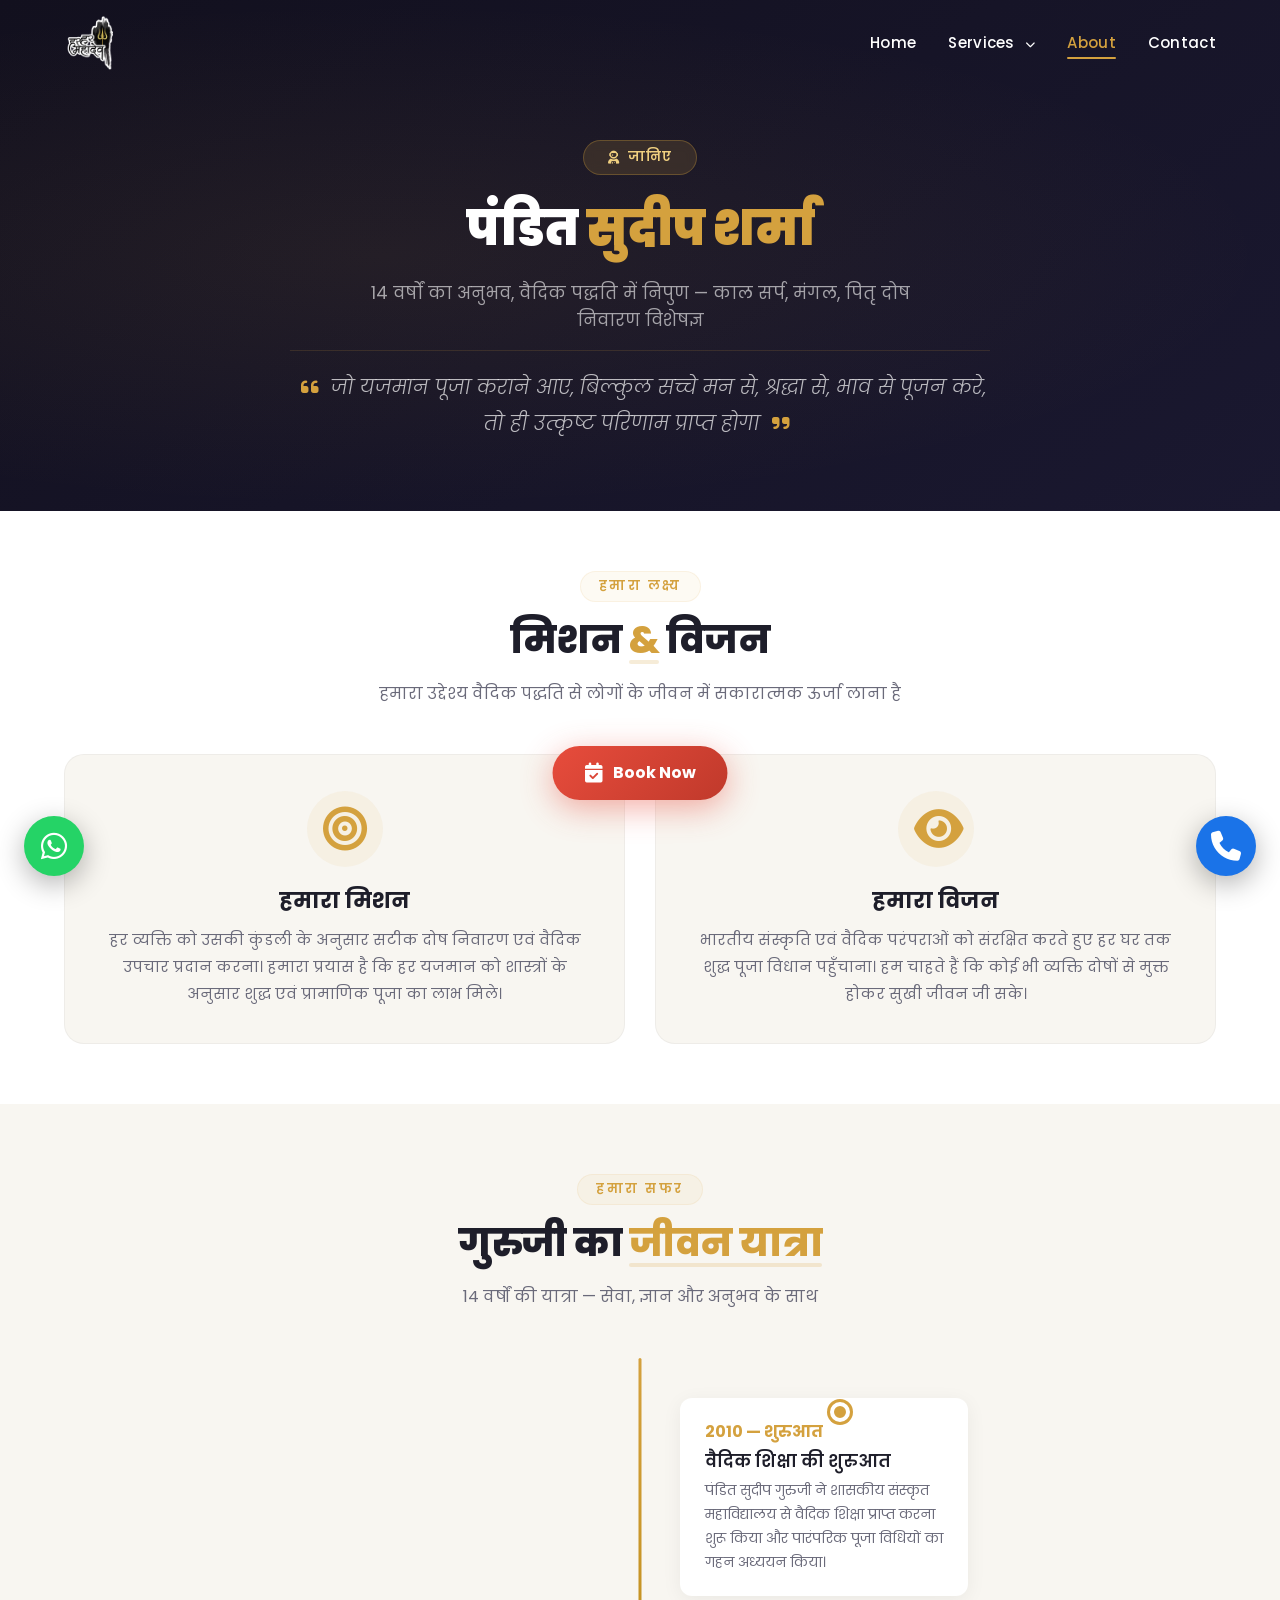
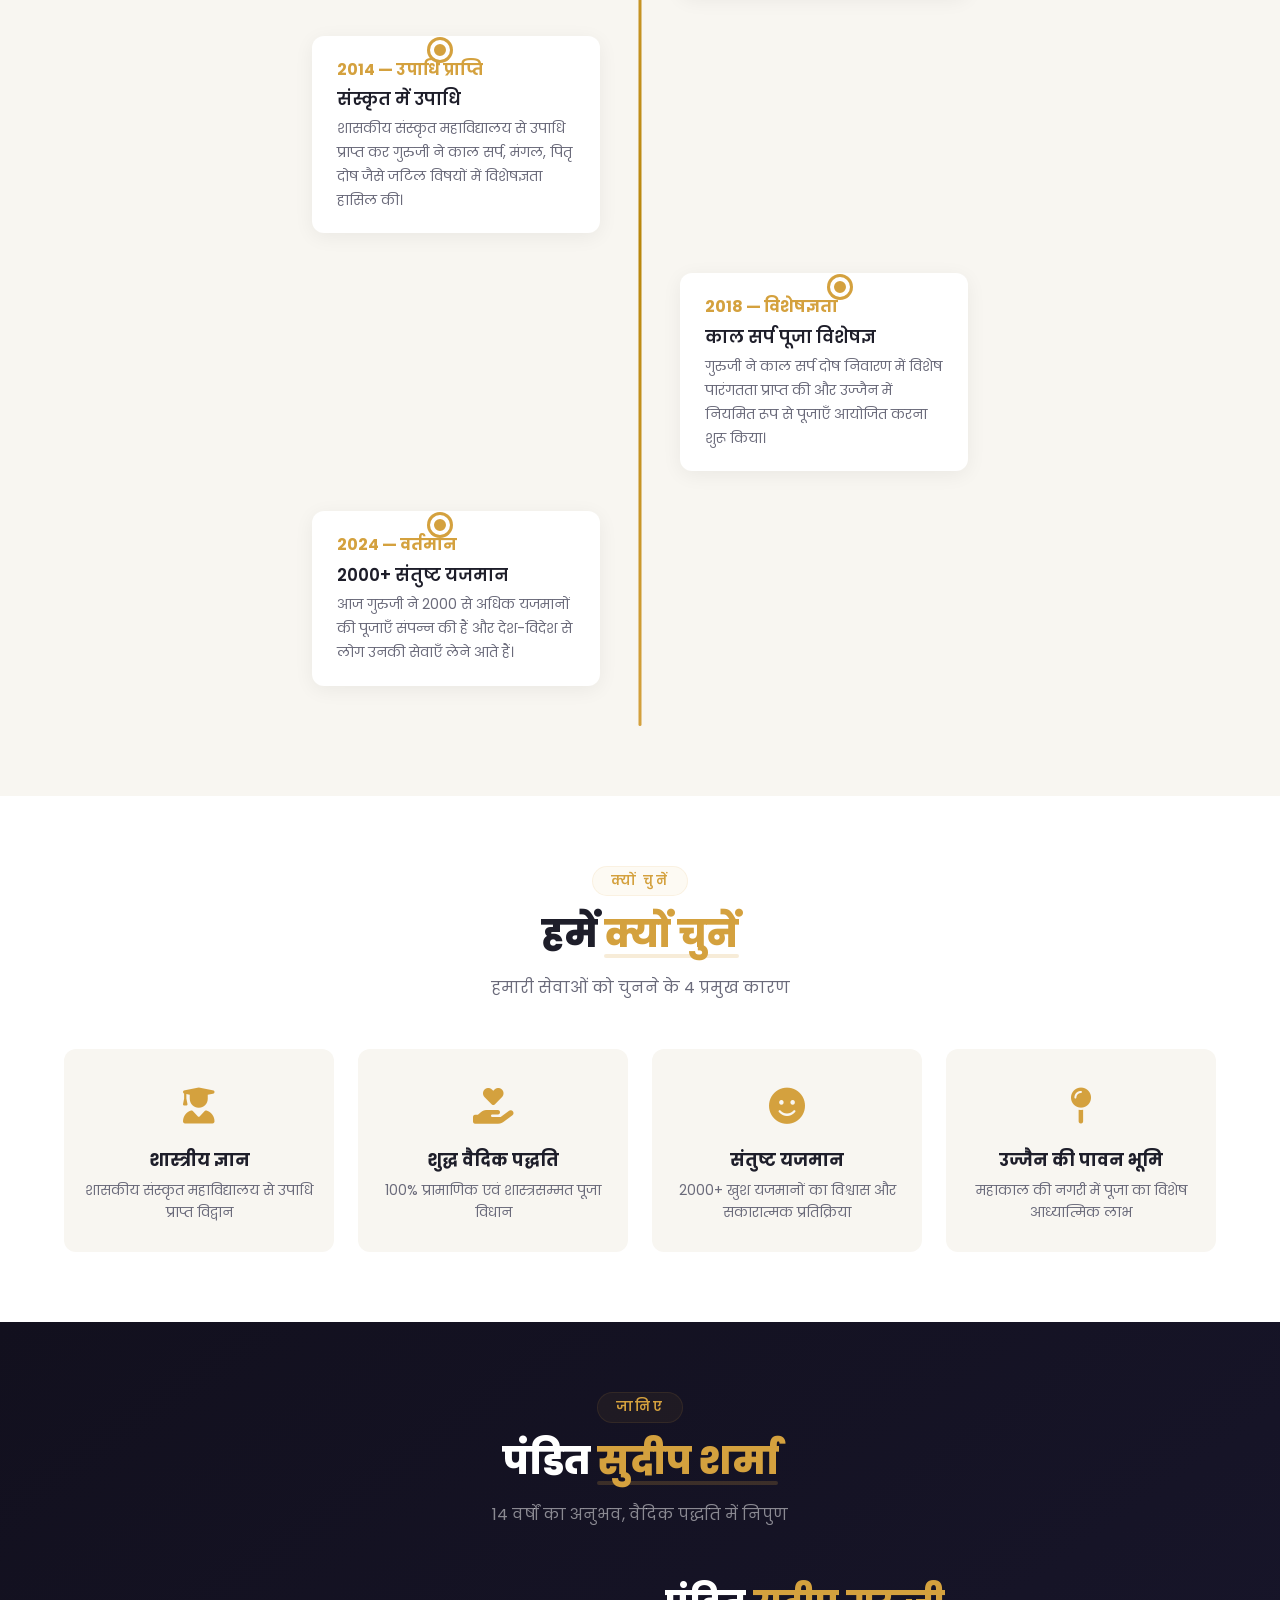
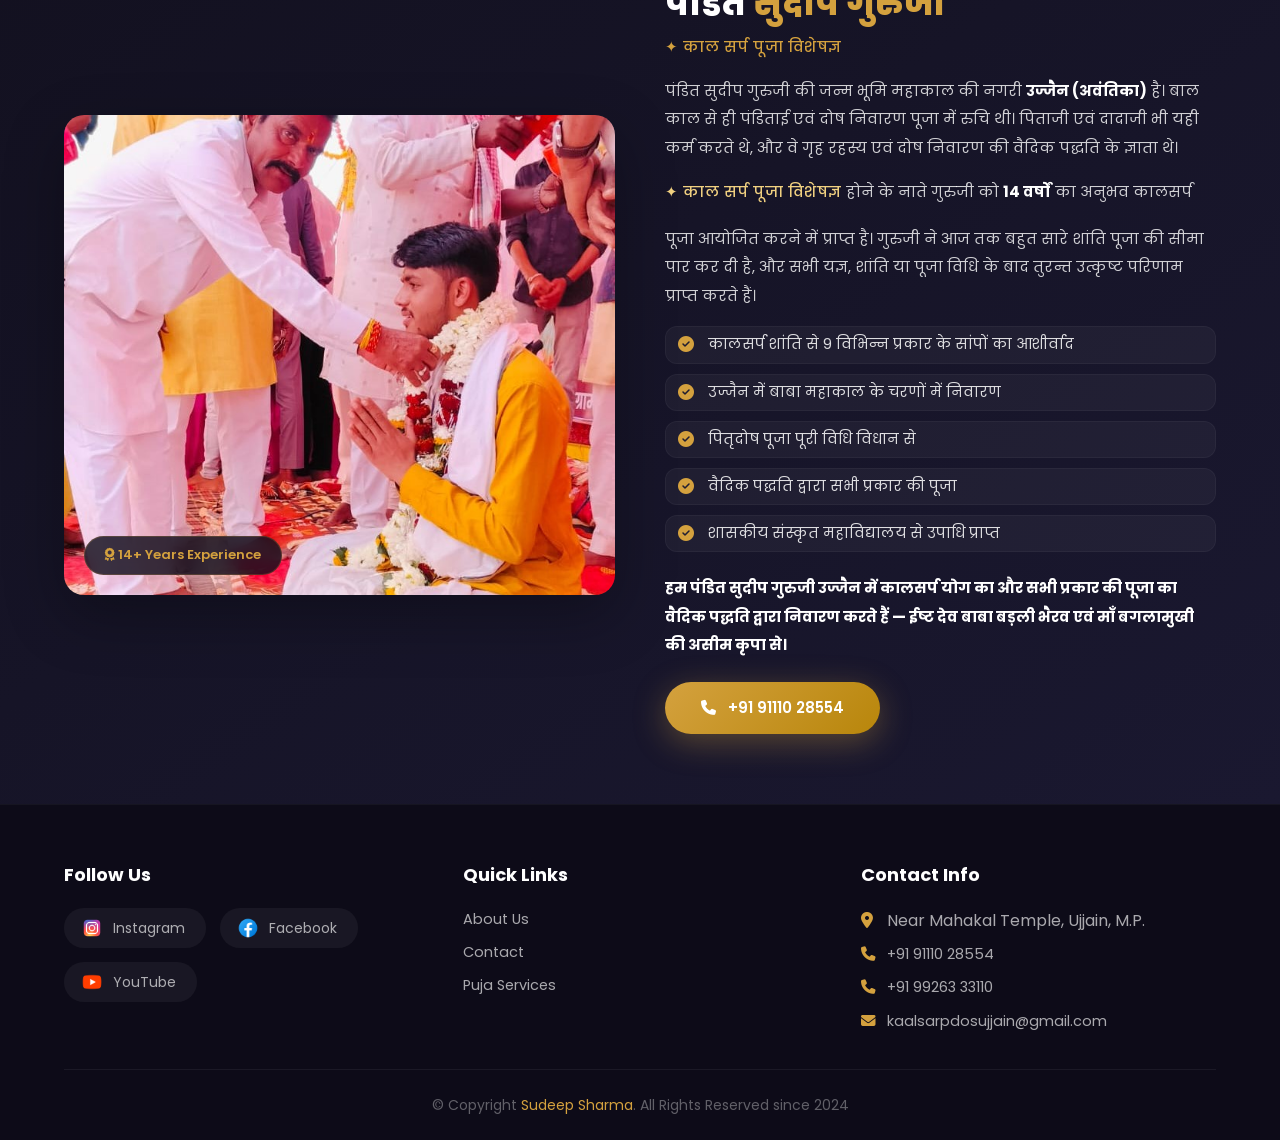
<file: About.html>
<!DOCTYPE html>
<html lang="hi">
<head>
    <meta charset="UTF-8" />
    <meta name="viewport" content="width=device-width, initial-scale=1.0" />
    <title>About - पंडित सुदीप शर्मा | काल सर्प दोष पूजा उज्जैन</title>
    <link href="https://fonts.googleapis.com/css2?family=Annapurna+SIL:wght@400;700&family=Poppins:wght@300;400;500;600;700;800;900&display=swap" rel="stylesheet" />
    <link rel="stylesheet" href="https://cdnjs.cloudflare.com/ajax/libs/font-awesome/6.5.0/css/all.min.css" />
    <style>
        /* ============================================================
                   ROOT VARIABLES – PROFESSIONAL COLOR PALETTE
                   ============================================================ */
        :root {
            --gold: #d4a13e;
            --gold-dark: #b8860b;
            --gold-light: #f0d080;
            --gold-glow: rgba(212, 161, 62, 0.30);
            --dark: #0d0b18;
            --dark-soft: #1a1830;
            --dark-card: #1e1c2e;
            --dark-bg: #12101e;
            --cream: #f8f6f1;
            --white: #ffffff;
            --text-dark: #1e1e2a;
            --text-muted: #6a6a7a;
            --text-light: rgba(255, 255, 255, 0.80);
            --shadow-sm: 0 4px 20px rgba(0, 0, 0, 0.06);
            --shadow-md: 0 8px 40px rgba(0, 0, 0, 0.10);
            --shadow-lg: 0 20px 60px rgba(0, 0, 0, 0.30);
            --shadow-gold: 0 8px 32px rgba(212, 161, 62, 0.35);
            --radius: 20px;
            --radius-sm: 12px;
            --transition: 0.5s cubic-bezier(0.25, 0.46, 0.45, 0.94);
        }

        /* ============================================================
                   RESET & BASE
                   ============================================================ */
        * {
            margin: 0;
            padding: 0;
            box-sizing: border-box;
        }
        html {
            scroll-behavior: smooth;
        }
        body {
            font-family: 'Poppins', 'Annapurna SIL', sans-serif;
            background: var(--cream);
            color: var(--text-dark);
            overflow-x: hidden;
            line-height: 1.6;
        }
        a {
            text-decoration: none;
            color: inherit;
        }
        img {
            max-width: 100%;
            display: block;
        }
        .container {
            max-width: 1200px;
            margin: 0 auto;
            padding: 0 24px;
        }

        /* ============================================================
                   SCROLL PROGRESS BAR
                   ============================================================ */
        .scroll-progress {
            position: fixed;
            top: 0;
            left: 0;
            z-index: 10000;
            height: 3px;
            background: linear-gradient(90deg, var(--gold), var(--gold-dark));
            width: 0%;
            transition: width 0.1s ease;
            box-shadow: 0 0 20px rgba(212, 161, 62, 0.3);
        }

        /* ============================================================
                   SCROLLBAR
                   ============================================================ */
        ::-webkit-scrollbar {
            width: 8px;
        }
        ::-webkit-scrollbar-track {
            background: var(--dark);
        }
        ::-webkit-scrollbar-thumb {
            background: var(--gold);
            border-radius: 10px;
        }

        /* ============================================================
                   BACK TO TOP
                   ============================================================ */
        .backtotop {
            position: fixed;
            bottom: 100px;
            right: 28px;
            z-index: 999;
            opacity: 0;
            pointer-events: none;
            transition: opacity 0.4s;
        }
        .backtotop.visible {
            opacity: 1;
            pointer-events: auto;
        }
        .backtotop .scroll {
            display: flex;
            align-items: center;
            justify-content: center;
            width: 50px;
            height: 50px;
            border-radius: 50%;
            background: linear-gradient(135deg, var(--gold), var(--gold-dark));
            color: #fff;
            font-size: 20px;
            box-shadow: var(--shadow-gold);
            transition: var(--transition);
            position: relative;
            overflow: hidden;
        }
        .backtotop .scroll:hover {
            transform: scale(1.10) translateY(-4px);
            box-shadow: 0 12px 40px rgba(212, 161, 62, 0.5);
        }
        .backtotop .scroll i {
            position: absolute;
            left: 50%;
            transition: 0.3s;
        }
        .backtotop .scroll i:nth-child(1) {
            top: 50%;
            transform: translate(-50%, -50%);
        }
        .backtotop .scroll i:nth-child(2) {
            top: 120%;
            transform: translate(-50%, -50%);
            opacity: 0;
        }
        .backtotop .scroll:hover i:nth-child(1) {
            top: -20%;
            opacity: 0;
        }
        .backtotop .scroll:hover i:nth-child(2) {
            top: 50%;
            opacity: 1;
        }

        /* ============================================================
                   FLOATING WHATSAPP & PHONE
                   ============================================================ */
        .wp-float,
        .wp-float2 {
            position: fixed;
            z-index: 1000;
            width: 60px;
            height: 60px;
            border-radius: 50%;
            display: flex;
            align-items: center;
            justify-content: center;
            color: #fff;
            font-size: 30px;
            box-shadow: 0 8px 28px rgba(0, 0, 0, 0.3);
            transition: var(--transition);
            animation: pulse-float 2s infinite alternate;
        }
        .wp-float {
            bottom: 24px;
            left: 24px;
            background: #25D366;
        }
        .wp-float2 {
            bottom: 24px;
            right: 24px;
            background: #1a73e8;
        }
        .wp-float:hover,
        .wp-float2:hover {
            transform: scale(1.12);
        }
        @keyframes pulse-float {
            0% {
                transform: scale(1);
            }
            100% {
                transform: scale(1.06);
            }
        }

        /* ============================================================
                   BOOK NOW FLOATING BUTTON
                   ============================================================ */
        .book-float {
            position: fixed;
            bottom: 100px;
            left: 50%;
            transform: translateX(-50%);
            z-index: 999;
            display: flex;
            align-items: center;
            gap: 10px;
            background: linear-gradient(135deg, #e74c3c, #c0392b);
            color: #fff;
            padding: 14px 32px;
            border-radius: 60px;
            font-weight: 700;
            font-size: 16px;
            box-shadow: 0 8px 32px rgba(231, 76, 60, 0.45);
            transition: var(--transition);
            animation: pulse-book 2.5s infinite alternate;
            text-decoration: none;
        }
        .book-float:hover {
            transform: translateX(-50%) scale(1.06);
            box-shadow: 0 12px 48px rgba(231, 76, 60, 0.6);
        }
        .book-float i {
            font-size: 20px;
        }
        @keyframes pulse-book {
            0% {
                box-shadow: 0 8px 32px rgba(231, 76, 60, 0.35);
            }
            100% {
                box-shadow: 0 8px 48px rgba(231, 76, 60, 0.65);
            }
        }
        @media (max-width: 768px) {
            .book-float {
                bottom: 85px;
                padding: 12px 24px;
                font-size: 14px;
            }
        }
        @media (max-width: 480px) {
            .book-float {
                bottom: 75px;
                padding: 10px 18px;
                font-size: 12px;
                gap: 6px;
            }
        }

        /* ============================================================
                   NAVBAR (SAME AS OTHER PAGES)
                   ============================================================ */
        .navbar {
            position: fixed;
            top: 0;
            left: 0;
            right: 0;
            z-index: 999;
            padding: 16px 0;
            transition: var(--transition);
            background: transparent;
        }
        .navbar.scrolled {
            background: rgba(13, 11, 24, 0.94);
            backdrop-filter: blur(16px);
            box-shadow: 0 4px 30px rgba(0, 0, 0, 0.3);
            padding: 10px 0;
        }
        .navbar .container {
            display: flex;
            align-items: center;
            justify-content: space-between;
        }
        .navbar-brand img {
            height: 54px;
            width: auto;
            transition: var(--transition);
        }
        .navbar.scrolled .navbar-brand img {
            height: 46px;
        }
        .nav-links {
            display: flex;
            align-items: center;
            gap: 32px;
            list-style: none;
        }
        .nav-links a {
            color: #fff;
            font-weight: 500;
            font-size: 15px;
            letter-spacing: 0.3px;
            position: relative;
            padding: 4px 0;
            transition: var(--transition);
        }
        .nav-links a::after {
            content: '';
            position: absolute;
            bottom: -2px;
            left: 0;
            width: 0;
            height: 2.5px;
            background: var(--gold);
            transition: var(--transition);
            border-radius: 4px;
        }
        .nav-links a:hover::after,
        .nav-links a.active::after {
            width: 100%;
        }
        .nav-links a:hover,
        .nav-links a.active {
            color: var(--gold);
        }
        .nav-links .dropdown {
            position: relative;
        }
        .nav-links .dropdown-menu {
            position: absolute;
            top: 130%;
            left: 0;
            background: rgba(20, 18, 30, 0.96);
            backdrop-filter: blur(14px);
            border-radius: var(--radius-sm);
            padding: 12px 0;
            min-width: 220px;
            opacity: 0;
            visibility: hidden;
            transform: translateY(12px);
            transition: var(--transition);
            list-style: none;
            box-shadow: var(--shadow-lg);
            border: 1px solid rgba(255, 255, 255, 0.06);
        }
        .nav-links .dropdown:hover .dropdown-menu {
            opacity: 1;
            visibility: visible;
            transform: translateY(0);
        }
        .nav-links .dropdown-menu a {
            display: block;
            padding: 10px 28px;
            color: #eee;
            font-weight: 400;
            font-size: 14px;
            border-left: 3px solid transparent;
            transition: var(--transition);
        }
        .nav-links .dropdown-menu a:hover {
            background: rgba(212, 161, 62, 0.10);
            color: var(--gold);
            border-left-color: var(--gold);
        }
        .nav-toggle {
            display: none;
            flex-direction: column;
            gap: 5px;
            cursor: pointer;
            background: none;
            border: none;
            padding: 6px;
        }
        .nav-toggle span {
            display: block;
            width: 28px;
            height: 3px;
            background: #fff;
            border-radius: 4px;
            transition: var(--transition);
        }
        .nav-toggle.active span:nth-child(1) {
            transform: rotate(45deg) translate(6px, 7px);
        }
        .nav-toggle.active span:nth-child(2) {
            opacity: 0;
            transform: scaleX(0);
        }
        .nav-toggle.active span:nth-child(3) {
            transform: rotate(-45deg) translate(6px, -7px);
        }

        /* ============================================================
                   PAGE BANNER (UNIQUE – WITH QUOTE)
                   ============================================================ */
        .page-banner {
            position: relative;
            padding: 140px 0 70px;
            background: linear-gradient(145deg, var(--dark-bg), var(--dark-soft));
            text-align: center;
            color: #fff;
            overflow: hidden;
        }
        .page-banner::after {
            content: '';
            position: absolute;
            inset: 0;
            background: radial-gradient(ellipse at 30% 50%, rgba(212, 161, 62, 0.08) 0%, transparent 70%);
            pointer-events: none;
        }
        .page-banner .container {
            position: relative;
            z-index: 2;
        }
        .page-banner .badge {
            display: inline-flex;
            align-items: center;
            gap: 8px;
            background: rgba(212, 161, 62, 0.15);
            border: 1px solid rgba(212, 161, 62, 0.30);
            color: var(--gold-light);
            padding: 6px 24px;
            border-radius: 50px;
            font-size: 13px;
            font-weight: 600;
            letter-spacing: 1.2px;
            text-transform: uppercase;
            margin-bottom: 16px;
            backdrop-filter: blur(6px);
        }
        .page-banner h1 {
            font-size: 48px;
            font-weight: 900;
            margin-bottom: 12px;
            letter-spacing: -0.5px;
        }
        .page-banner h1 span {
            color: var(--gold);
        }
        .page-banner .banner-quote {
            font-size: 20px;
            font-style: italic;
            color: rgba(255, 255, 255, 0.70);
            max-width: 700px;
            margin: 16px auto 0;
            line-height: 1.8;
            font-weight: 300;
            border-top: 1px solid rgba(212, 161, 62, 0.15);
            padding-top: 18px;
        }
        .page-banner .banner-quote i {
            color: var(--gold);
            margin: 0 6px;
        }

        /* ============================================================
                   SECTION TITLES (UNIQUE STYLING)
                   ============================================================ */
        .section-title-alt {
            text-align: center;
            margin-bottom: 48px;
        }
        .section-title-alt .sub {
            display: inline-flex;
            align-items: center;
            gap: 8px;
            color: var(--gold);
            font-weight: 600;
            font-size: 13px;
            letter-spacing: 2.5px;
            text-transform: uppercase;
            margin-bottom: 8px;
            background: rgba(212, 161, 62, 0.06);
            padding: 4px 18px;
            border-radius: 40px;
            border: 1px solid rgba(212, 161, 62, 0.10);
        }
        .section-title-alt h2 {
            font-size: 38px;
            font-weight: 800;
            color: var(--text-dark);
            letter-spacing: -0.5px;
        }
        .section-title-alt h2 span {
            color: var(--gold);
            position: relative;
        }
        .section-title-alt h2 span::after {
            content: '';
            position: absolute;
            bottom: 2px;
            left: 0;
            right: 0;
            height: 4px;
            background: var(--gold);
            opacity: 0.20;
            border-radius: 4px;
        }
        .section-title-alt p {
            color: var(--text-muted);
            max-width: 600px;
            margin: 10px auto 0;
            font-size: 16px;
        }

        /* ============================================================
                   UNIQUE: MISSION & VISION SECTION
                   ============================================================ */
        .mission-vision-section {
            padding: 60px 0;
            background: #fff;
        }
        .mission-vision-grid {
            display: grid;
            grid-template-columns: 1fr 1fr;
            gap: 30px;
        }
        .mv-card {
            padding: 36px 32px;
            border-radius: var(--radius);
            transition: var(--transition);
            border: 1px solid rgba(0, 0, 0, 0.04);
            background: var(--cream);
            position: relative;
            overflow: hidden;
            text-align: center;
        }
        .mv-card::before {
            content: '';
            position: absolute;
            top: 0;
            left: 0;
            right: 0;
            height: 4px;
            background: linear-gradient(90deg, var(--gold), var(--gold-dark));
            transform: scaleX(0);
            transform-origin: left;
            transition: var(--transition);
        }
        .mv-card:hover::before {
            transform: scaleX(1);
        }
        .mv-card:hover {
            transform: translateY(-6px);
            box-shadow: var(--shadow-md);
        }
        .mv-card .icon {
            font-size: 44px;
            color: var(--gold);
            margin-bottom: 16px;
            display: inline-block;
            background: rgba(212, 161, 62, 0.08);
            padding: 16px;
            border-radius: 50%;
            width: 76px;
            height: 76px;
            line-height: 1;
        }
        .mv-card h3 {
            font-size: 22px;
            font-weight: 700;
            margin-bottom: 8px;
        }
        .mv-card p {
            color: var(--text-muted);
            font-size: 15px;
            line-height: 1.8;
        }

        /* ============================================================
                   UNIQUE: GURU'S JOURNEY / TIMELINE
                   ============================================================ */
        .journey-section {
            padding: 70px 0;
            background: var(--cream);
        }
        .timeline {
            position: relative;
            max-width: 800px;
            margin: 0 auto;
            padding: 20px 0;
        }
        .timeline::before {
            content: '';
            position: absolute;
            left: 50%;
            transform: translateX(-50%);
            top: 0;
            bottom: 0;
            width: 3px;
            background: linear-gradient(180deg, var(--gold), var(--gold-dark), var(--gold));
            border-radius: 4px;
        }
        .timeline-item {
            display: flex;
            justify-content: flex-end;
            padding: 20px 40px;
            position: relative;
            width: 50%;
        }
        .timeline-item:nth-child(odd) {
            justify-content: flex-start;
            margin-left: 50%;
        }
        .timeline-item .timeline-dot {
            position: absolute;
            left: 50%;
            transform: translateX(-50%);
            width: 20px;
            height: 20px;
            background: var(--gold);
            border-radius: 50%;
            border: 4px solid #fff;
            box-shadow: 0 0 0 3px var(--gold);
            z-index: 2;
            top: 24px;
        }
        .timeline-item .timeline-content {
            background: #fff;
            padding: 20px 24px;
            border-radius: var(--radius-sm);
            box-shadow: var(--shadow-sm);
            width: 90%;
            transition: var(--transition);
            border: 1px solid transparent;
        }
        .timeline-item .timeline-content:hover {
            border-color: var(--gold);
            box-shadow: var(--shadow-md);
            transform: translateY(-3px);
        }
        .timeline-item .timeline-content .year {
            font-weight: 700;
            color: var(--gold);
            font-size: 16px;
            margin-bottom: 4px;
        }
        .timeline-item .timeline-content h4 {
            font-size: 17px;
            font-weight: 600;
            margin-bottom: 4px;
        }
        .timeline-item .timeline-content p {
            font-size: 14px;
            color: var(--text-muted);
            line-height: 1.7;
            margin: 0;
        }

        /* ============================================================
                   UNIQUE: WHY CHOOSE US (4 REASONS)
                   ============================================================ */
        .why-us-section {
            padding: 70px 0;
            background: #fff;
        }
        .why-us-grid {
            display: grid;
            grid-template-columns: repeat(4, 1fr);
            gap: 24px;
        }
        .why-us-item {
            text-align: center;
            padding: 28px 20px;
            border-radius: var(--radius-sm);
            background: var(--cream);
            transition: var(--transition);
            border: 1px solid transparent;
        }
        .why-us-item:hover {
            border-color: var(--gold);
            transform: translateY(-6px);
            box-shadow: var(--shadow-md);
            background: #fff;
        }
        .why-us-item .icon {
            font-size: 36px;
            color: var(--gold);
            margin-bottom: 12px;
            display: inline-block;
        }
        .why-us-item h4 {
            font-size: 17px;
            font-weight: 700;
            margin-bottom: 4px;
        }
        .why-us-item p {
            font-size: 14px;
            color: var(--text-muted);
            line-height: 1.6;
            margin: 0;
        }

        /* ============================================================
                   ABOUT PROFILE (MAIN – WITH DIFFERENT LAYOUT)
                   ============================================================ */
        .about-profile-section {
            padding: 70px 0;
            background: linear-gradient(145deg, var(--dark-bg), var(--dark-soft));
            color: #fff;
        }
        .about-profile-section .section-title-alt h2 {
            color: #fff;
        }
        .about-profile-section .section-title-alt p {
            color: rgba(255, 255, 255, 0.50);
        }
        .about-profile-grid {
            display: grid;
            grid-template-columns: 1fr 1fr;
            gap: 50px;
            align-items: center;
        }
        .about-profile-image {
            border-radius: var(--radius);
            overflow: hidden;
            box-shadow: var(--shadow-lg);
            position: relative;
        }
        .about-profile-image img {
            width: 100%;
            height: 480px;
            object-fit: cover;
            transition: transform 0.7s ease;
        }
        .about-profile-image:hover img {
            transform: scale(1.03);
        }
        .about-profile-image .tag {
            position: absolute;
            bottom: 20px;
            left: 20px;
            background: rgba(13, 11, 24, 0.80);
            backdrop-filter: blur(8px);
            padding: 8px 20px;
            border-radius: 40px;
            color: var(--gold);
            font-weight: 600;
            font-size: 13px;
            border: 1px solid rgba(212, 161, 62, 0.20);
        }
        .about-profile-content h3 {
            font-size: 34px;
            font-weight: 800;
            margin-bottom: 4px;
        }
        .about-profile-content h3 span {
            color: var(--gold);
        }
        .about-profile-content .title-tag {
            display: inline-block;
            color: var(--gold);
            font-weight: 500;
            font-size: 15px;
            margin-bottom: 18px;
            letter-spacing: 0.5px;
        }
        .about-profile-content p {
            color: var(--text-light);
            line-height: 1.9;
            margin-bottom: 16px;
            font-size: 15px;
        }
        .about-profile-content .check-list {
            display: flex;
            flex-direction: column;
            gap: 10px;
            padding-left: 0;
            margin: 16px 0 22px;
        }
        .about-profile-content .check-list li {
            display: flex;
            align-items: flex-start;
            gap: 14px;
            color: rgba(255, 255, 255, 0.85);
            font-size: 14.5px;
            list-style: none;
            padding: 6px 12px;
            background: rgba(255, 255, 255, 0.04);
            border-radius: var(--radius-sm);
            border: 1px solid rgba(255, 255, 255, 0.04);
            transition: var(--transition);
        }
        .about-profile-content .check-list li:hover {
            border-color: rgba(212, 161, 62, 0.30);
            background: rgba(212, 161, 62, 0.04);
        }
        .about-profile-content .check-list li i {
            color: var(--gold);
            margin-top: 3px;
            font-size: 16px;
        }
        .btn-gold {
            display: inline-flex;
            align-items: center;
            gap: 12px;
            background: linear-gradient(135deg, var(--gold), var(--gold-dark));
            color: #fff;
            padding: 14px 36px;
            border-radius: 60px;
            font-weight: 600;
            font-size: 15px;
            border: none;
            cursor: pointer;
            transition: var(--transition);
            box-shadow: var(--shadow-gold);
            position: relative;
            overflow: hidden;
            margin-top: 6px;
        }
        .btn-gold::before {
            content: '';
            position: absolute;
            inset: 0;
            background: linear-gradient(135deg, var(--gold-dark), var(--gold));
            opacity: 0;
            transition: var(--transition);
        }
        .btn-gold:hover::before {
            opacity: 1;
        }
        .btn-gold:hover {
            transform: translateY(-3px) scale(1.02);
            box-shadow: 0 14px 44px rgba(212, 161, 62, 0.5);
        }
        .btn-gold span,
        .btn-gold i {
            position: relative;
            z-index: 1;
        }

        /* ============================================================
                   FOOTER (SAME AS OTHER PAGES)
                   ============================================================ */
        footer {
            background: var(--dark);
            color: rgba(255, 255, 255, 0.65);
            padding: 56px 0 24px;
            border-top: 1px solid rgba(255, 255, 255, 0.04);
        }
        footer .footer-grid {
            display: grid;
            grid-template-columns: repeat(auto-fit, minmax(200px, 1fr));
            gap: 44px;
            margin-bottom: 36px;
        }
        footer h5 {
            color: #fff;
            font-weight: 700;
            font-size: 18px;
            margin-bottom: 18px;
        }
        footer .footer-links {
            display: flex;
            flex-direction: column;
            gap: 10px;
        }
        footer .footer-links a {
            transition: var(--transition);
            font-size: 14.5px;
        }
        footer .footer-links a:hover {
            color: var(--gold);
            padding-left: 6px;
        }
        footer .social-links {
            display: flex;
            flex-wrap: wrap;
            gap: 14px;
        }
        footer .social-links a {
            display: inline-flex;
            align-items: center;
            gap: 10px;
            background: rgba(255, 255, 255, 0.05);
            padding: 8px 20px 8px 16px;
            border-radius: 40px;
            transition: var(--transition);
            font-size: 14px;
            border: 1px solid transparent;
        }
        footer .social-links a:hover {
            background: rgba(212, 161, 62, 0.12);
            color: var(--gold);
            border-color: rgba(212, 161, 62, 0.20);
            transform: translateY(-2px);
        }
        footer .social-links a img {
            width: 22px;
            height: 22px;
        }
        footer .copyright {
            text-align: center;
            padding-top: 24px;
            border-top: 1px solid rgba(255, 255, 255, 0.06);
            font-size: 14px;
            color: rgba(255, 255, 255, 0.35);
        }
        footer .copyright span {
            color: var(--gold);
        }

        /* ============================================================
                   RESPONSIVE
                   ============================================================ */
        @media (max-width: 992px) {
            .mission-vision-grid {
                grid-template-columns: 1fr;
            }
            .about-profile-grid {
                grid-template-columns: 1fr;
                gap: 30px;
            }
            .about-profile-image img {
                height: 340px;
            }
            .page-banner h1 {
                font-size: 38px;
            }
            .why-us-grid {
                grid-template-columns: repeat(2, 1fr);
            }
        }

        @media (max-width: 768px) {
            .nav-links {
                position: fixed;
                top: 0;
                right: -100%;
                width: 290px;
                height: 100vh;
                background: rgba(13, 11, 24, 0.98);
                backdrop-filter: blur(20px);
                flex-direction: column;
                padding: 100px 36px 40px;
                gap: 18px;
                transition: var(--transition);
                align-items: flex-start;
                box-shadow: -8px 0 48px rgba(0, 0, 0, 0.5);
                border-left: 1px solid rgba(255, 255, 255, 0.05);
            }
            .nav-links.open {
                right: 0;
            }
            .nav-toggle {
                display: flex;
            }
            .nav-links .dropdown-menu {
                position: static;
                background: transparent;
                backdrop-filter: none;
                padding: 6px 0 6px 18px;
                opacity: 1;
                visibility: visible;
                transform: none;
                box-shadow: none;
                border: none;
                display: none;
            }
            .nav-links .dropdown:hover .dropdown-menu {
                display: block;
            }

            .page-banner {
                padding: 120px 0 40px;
            }
            .page-banner h1 {
                font-size: 30px;
            }
            .page-banner .banner-quote {
                font-size: 16px;
            }

            .timeline::before {
                left: 20px;
            }
            .timeline-item {
                width: 100%;
                padding: 10px 20px 10px 50px;
                justify-content: flex-start;
            }
            .timeline-item:nth-child(odd) {
                margin-left: 0;
                justify-content: flex-start;
            }
            .timeline-item .timeline-dot {
                left: 20px;
                transform: translateX(-50%);
            }
            .timeline-item .timeline-content {
                width: 100%;
            }

            .why-us-grid {
                grid-template-columns: 1fr 1fr;
                gap: 16px;
            }
            .about-profile-image img {
                height: 260px;
            }
            .about-profile-content h3 {
                font-size: 26px;
            }
            .wp-float,
            .wp-float2 {
                width: 52px;
                height: 52px;
                font-size: 24px;
            }
            .backtotop {
                bottom: 84px;
                right: 16px;
            }
            .backtotop .scroll {
                width: 44px;
                height: 44px;
                font-size: 17px;
            }
        }

        @media (max-width: 480px) {
            .page-banner h1 {
                font-size: 24px;
            }
            .why-us-grid {
                grid-template-columns: 1fr 1fr;
                gap: 12px;
            }
            .why-us-item {
                padding: 18px 12px;
            }
            .why-us-item .icon {
                font-size: 28px;
            }
            .why-us-item h4 {
                font-size: 14px;
            }
            .why-us-item p {
                font-size: 12px;
            }
            .mv-card {
                padding: 24px 18px;
            }
            .mv-card .icon {
                width: 60px;
                height: 60px;
                font-size: 30px;
                padding: 12px;
            }
            footer .footer-grid {
                grid-template-columns: 1fr;
                gap: 28px;
            }
            .btn-gold {
                width: 100%;
                justify-content: center;
            }
        }

        /* ============================================================
                   FADE-UP UTILITY
                   ============================================================ */
        .fade-up {
            opacity: 0;
            transform: translateY(30px);
            transition: opacity 0.8s ease, transform 0.8s ease;
        }
        .fade-up.visible {
            opacity: 1;
            transform: translateY(0);
        }
    </style>
</head>
<body>

    <!-- ===== SCROLL PROGRESS BAR ===== -->
    <div class="scroll-progress" id="scrollProgress"></div>

    <!-- ===== WHATSAPP & PHONE ===== -->
    <a href="https://api.whatsapp.com/send?phone=919111028554&text=*%F0%9F%99%8F%F0%9F%99%8F%E0%A4%9C%E0%A4%AF%20%E0%A4%B6%E0%A5%8D%E0%A4%B0%E0%A5%80%20%E0%A4%AE%E0%A4%B9%E0%A4%BE%E0%A4%95%E0%A4%BE%E0%A4%B2%F0%9F%99%8F%F0%9F%99%8F*" class="wp-float" target="_blank" aria-label="WhatsApp">
        <i class="fab fa-whatsapp"></i>
    </a>
    <a href="tel:+919111028554" class="wp-float2" aria-label="Call">
        <i class="fas fa-phone"></i>
    </a>

    <!-- ===== BOOK NOW FLOATING BUTTON ===== -->
    <a href="tel:+919111028554" class="book-float" aria-label="Book Now">
        <i class="fas fa-calendar-check"></i>
        <span>Book Now</span>
    </a>

    <!-- ===== BACK TO TOP ===== -->
    <div class="backtotop" id="backTop">
        <a href="#" class="scroll" aria-label="Back to top">
            <i class="fas fa-arrow-up"></i>
            <i class="fas fa-arrow-up"></i>
        </a>
    </div>

    <!-- ===== NAVBAR (SAME AS OTHER PAGES) ===== -->
    <nav class="navbar" id="navbar">
        <div class="container">
            <a href="index.html" class="navbar-brand">
                <img src="./logo/logo1.png" alt="Pandit Sudeep Sharma Logo" />
            </a>
            <button class="nav-toggle" id="navToggle" aria-label="Toggle menu">
                <span></span><span></span><span></span>
            </button>
            <ul class="nav-links" id="navLinks">
                <li><a href="index.html">Home</a></li>
                <li class="dropdown">
                    <a href="Service.html">Services <i class="fas fa-chevron-down" style="font-size:10px;margin-left:6px;"></i></a>
                    <ul class="dropdown-menu">
                        <li><a href="Service.html#kaal-sarp">काल सर्प दोष पूजा</a></li>
                        <li><a href="Service.html#mangal">मंगल दोष पूजा</a></li>
                        <li><a href="Service.html#pitra">पितृ दोष पूजा</a></li>
                        <li><a href="Service.html#all">सभी पूजा</a></li>
                    </ul>
                </li>
                <li><a href="About.html" class="active">About</a></li>
                <li><a href="Contact.html">Contact</a></li>
            </ul>
        </div>
    </nav>

    <!-- ============================================================
    ===== PAGE BANNER (UNIQUE – WITH QUOTE) =====
    ============================================================ -->
    <section class="page-banner">
        <div class="container">
            <div class="badge"><i class="fas fa-user-astronaut"></i> जानिए</div>
            <h1>पंडित <span>सुदीप शर्मा</span></h1>
            <p style="color:rgba(255,255,255,0.60);max-width:600px;margin:0 auto;font-size:17px;">
                14 वर्षों का अनुभव, वैदिक पद्धति में निपुण — काल सर्प, मंगल, पितृ दोष निवारण विशेषज्ञ
            </p>
            <div class="banner-quote">
                <i class="fas fa-quote-left"></i> 
                जो यजमान पूजा कराने आए, बिल्कुल सच्चे मन से, श्रद्धा से, भाव से पूजन करे, तो ही उत्कृष्ट परिणाम प्राप्त होगा
                <i class="fas fa-quote-right"></i>
            </div>
        </div>
    </section>

    <!-- ============================================================
    ===== UNIQUE: MISSION & VISION SECTION =====
    ============================================================ -->
    <section class="mission-vision-section">
        <div class="container">
            <div class="section-title-alt">
                <span class="sub">हमारा लक्ष्य</span>
                <h2>मिशन <span>&amp;</span> विजन</h2>
                <p>हमारा उद्देश्य वैदिक पद्धति से लोगों के जीवन में सकारात्मक ऊर्जा लाना है</p>
            </div>
            <div class="mission-vision-grid">
                <div class="mv-card fade-up">
                    <div class="icon"><i class="fas fa-bullseye"></i></div>
                    <h3>हमारा मिशन</h3>
                    <p>हर व्यक्ति को उसकी कुंडली के अनुसार सटीक दोष निवारण एवं वैदिक उपचार प्रदान करना। हमारा प्रयास है कि हर यजमान को शास्त्रों के अनुसार शुद्ध एवं प्रामाणिक पूजा का लाभ मिले।</p>
                </div>
                <div class="mv-card fade-up">
                    <div class="icon"><i class="fas fa-eye"></i></div>
                    <h3>हमारा विजन</h3>
                    <p>भारतीय संस्कृति एवं वैदिक परंपराओं को संरक्षित करते हुए हर घर तक शुद्ध पूजा विधान पहुँचाना। हम चाहते हैं कि कोई भी व्यक्ति दोषों से मुक्त होकर सुखी जीवन जी सके।</p>
                </div>
            </div>
        </div>
    </section>

    <!-- ============================================================
    ===== UNIQUE: GURU'S JOURNEY TIMELINE =====
    ============================================================ -->
    <section class="journey-section">
        <div class="container">
            <div class="section-title-alt">
                <span class="sub">हमारा सफर</span>
                <h2>गुरुजी का <span>जीवन यात्रा</span></h2>
                <p>14 वर्षों की यात्रा — सेवा, ज्ञान और अनुभव के साथ</p>
            </div>
            <div class="timeline">
                <div class="timeline-item fade-up">
                    <div class="timeline-dot"></div>
                    <div class="timeline-content">
                        <div class="year">2010 — शुरुआत</div>
                        <h4>वैदिक शिक्षा की शुरुआत</h4>
                        <p>पंडित सुदीप गुरुजी ने शासकीय संस्कृत महाविद्यालय से वैदिक शिक्षा प्राप्त करना शुरू किया और पारंपरिक पूजा विधियों का गहन अध्ययन किया।</p>
                    </div>
                </div>
                <div class="timeline-item fade-up">
                    <div class="timeline-dot"></div>
                    <div class="timeline-content">
                        <div class="year">2014 — उपाधि प्राप्ति</div>
                        <h4>संस्कृत में उपाधि</h4>
                        <p>शासकीय संस्कृत महाविद्यालय से उपाधि प्राप्त कर गुरुजी ने काल सर्प, मंगल, पितृ दोष जैसे जटिल विषयों में विशेषज्ञता हासिल की।</p>
                    </div>
                </div>
                <div class="timeline-item fade-up">
                    <div class="timeline-dot"></div>
                    <div class="timeline-content">
                        <div class="year">2018 — विशेषज्ञता</div>
                        <h4>काल सर्प पूजा विशेषज्ञ</h4>
                        <p>गुरुजी ने काल सर्प दोष निवारण में विशेष पारंगतता प्राप्त की और उज्जैन में नियमित रूप से पूजाएँ आयोजित करना शुरू किया।</p>
                    </div>
                </div>
                <div class="timeline-item fade-up">
                    <div class="timeline-dot"></div>
                    <div class="timeline-content">
                        <div class="year">2024 — वर्तमान</div>
                        <h4>2000+ संतुष्ट यजमान</h4>
                        <p>आज गुरुजी ने 2000 से अधिक यजमानों की पूजाएँ संपन्न की हैं और देश-विदेश से लोग उनकी सेवाएँ लेने आते हैं।</p>
                    </div>
                </div>
            </div>
        </div>
    </section>

    <!-- ============================================================
    ===== UNIQUE: WHY CHOOSE US =====
    ============================================================ -->
    <section class="why-us-section">
        <div class="container">
            <div class="section-title-alt">
                <span class="sub">क्यों चुनें</span>
                <h2>हमें <span>क्यों चुनें</span></h2>
                <p>हमारी सेवाओं को चुनने के 4 प्रमुख कारण</p>
            </div>
            <div class="why-us-grid">
                <div class="why-us-item fade-up">
                    <div class="icon"><i class="fas fa-user-graduate"></i></div>
                    <h4>शास्त्रीय ज्ञान</h4>
                    <p>शासकीय संस्कृत महाविद्यालय से उपाधि प्राप्त विद्वान</p>
                </div>
                <div class="why-us-item fade-up">
                    <div class="icon"><i class="fas fa-hand-holding-heart"></i></div>
                    <h4>शुद्ध वैदिक पद्धति</h4>
                    <p>100% प्रामाणिक एवं शास्त्रसम्मत पूजा विधान</p>
                </div>
                <div class="why-us-item fade-up">
                    <div class="icon"><i class="fas fa-smile"></i></div>
                    <h4>संतुष्ट यजमान</h4>
                    <p>2000+ खुश यजमानों का विश्वास और सकारात्मक प्रतिक्रिया</p>
                </div>
                <div class="why-us-item fade-up">
                    <div class="icon"><i class="fas fa-map-pin"></i></div>
                    <h4>उज्जैन की पावन भूमि</h4>
                    <p>महाकाल की नगरी में पूजा का विशेष आध्यात्मिक लाभ</p>
                </div>
            </div>
        </div>
    </section>

    <!-- ============================================================
    ===== ABOUT PROFILE (MAIN) =====
    ============================================================ -->
    <section class="about-profile-section">
        <div class="container">
            <div class="section-title-alt">
                <span class="sub">जानिए</span>
                <h2>पंडित <span>सुदीप शर्मा</span></h2>
                <p>14 वर्षों का अनुभव, वैदिक पद्धति में निपुण</p>
            </div>
            <div class="about-profile-grid">
                <div class="about-profile-image fade-up">
                    <img src="./sudeep-img/sudeep-img1.jpeg" alt="Pandit Sudeep Sharma" />
                    <div class="tag"><i class="fas fa-award"></i> 14+ Years Experience</div>
                </div>
                <div class="about-profile-content fade-up">
                    <h3>पंडित <span>सुदीप गुरुजी</span></h3>
                    <span class="title-tag">✦ काल सर्प पूजा विशेषज्ञ</span>
                    <p>
                        पंडित सुदीप गुरुजी की जन्म भूमि महाकाल की नगरी <strong style="color:#fff;">उज्जैन (अवंतिका)</strong> है। बाल काल से ही पंडिताई एवं दोष निवारण पूजा में रुचि थी। पिताजी एवं दादाजी भी यही कर्म करते थे, और वे गृह रहस्य एवं दोष निवारण की वैदिक पद्धति के ज्ञाता थे।
                    </p>
                    <p>
                        <span class="title-tag" style="color:var(--gold-light);">✦ काल सर्प पूजा विशेषज्ञ</span> होने के नाते गुरुजी को <strong style="color:#fff;">14 वर्षों</strong> का अनुभव कालसर्प पूजा आयोजित करने में प्राप्त है। गुरुजी ने आज तक बहुत सारे शांति पूजा की सीमा पार कर दी है, और सभी यज्ञ, शांति या पूजा विधि के बाद तुरन्त उत्कृष्ट परिणाम प्राप्त करते हैं।
                    </p>
                    <ul class="check-list">
                        <li><i class="fas fa-check-circle"></i> कालसर्प शांति से 9 विभिन्न प्रकार के सांपों का आशीर्वाद</li>
                        <li><i class="fas fa-check-circle"></i> उज्जैन में बाबा महाकाल के चरणों में निवारण</li>
                        <li><i class="fas fa-check-circle"></i> पितृदोष पूजा पूरी विधि विधान से</li>
                        <li><i class="fas fa-check-circle"></i> वैदिक पद्धति द्वारा सभी प्रकार की पूजा</li>
                        <li><i class="fas fa-check-circle"></i> शासकीय संस्कृत महाविद्यालय से उपाधि प्राप्त</li>
                    </ul>
                    <p style="color:rgba(255,255,255,0.80);">
                        <strong style="color:#fff;">हम पंडित सुदीप गुरुजी उज्जैन में कालसर्प योग का और सभी प्रकार की पूजा का वैदिक पद्धति द्वारा निवारण करते हैं — ईष्ट देव बाबा बड़ली भैरव एवं माँ बगलामुखी की असीम कृपा से।</strong>
                    </p>
                    <a href="tel:+919111028554" class="btn-gold">
                        <i class="fas fa-phone"></i>
                        <span>+91 91110 28554</span>
                    </a>
                </div>
            </div>
        </div>
    </section>

    <!-- ============================================================
    ===== FOOTER (SAME AS OTHER PAGES) =====
    ============================================================ -->
    <footer>
        <div class="container">
            <div class="footer-grid">
                <div>
                    <h5>Follow Us</h5>
                    <div class="social-links">
                        <a href="https://www.instagram.com/pandit_sudeep_sharma" target="_blank" aria-label="Instagram">
                            <img src="./img/icon/instagram.png" alt="Instagram" /> Instagram
                        </a>
                        <a href="https://www.facebook.com/profile.php?id=100082259976965" target="_blank" aria-label="Facebook">
                            <img src="./img/icon/facebook.png" alt="Facebook" /> Facebook
                        </a>
                        <a href="https://www.youtube.com" target="_blank" aria-label="YouTube">
                            <img src="./img/icon/youtube.png" alt="YouTube" /> YouTube
                        </a>
                    </div>
                </div>
                <div>
                    <h5>Quick Links</h5>
                    <div class="footer-links">
                        <a href="About.html">About Us</a>
                        <a href="Contact.html">Contact</a>
                        <a href="Service.html">Puja Services</a>
                    </div>
                </div>
                <div>
                    <h5>Contact Info</h5>
                    <div class="footer-links">
                        <span><i class="fas fa-map-marker-alt" style="color:var(--gold);width:22px;"></i> Near Mahakal Temple, Ujjain, M.P.</span>
                        <a href="tel:+919111028554"><i class="fas fa-phone" style="color:var(--gold);width:22px;"></i> +91 91110 28554</a>
                        <a href="tel:+919926333110"><i class="fas fa-phone" style="color:var(--gold);width:22px;"></i> +91 99263 33110</a>
                        <a href="mailto:kaalsarpdosujjain@gmail.com"><i class="fas fa-envelope" style="color:var(--gold);width:22px;"></i> kaalsarpdosujjain@gmail.com</a>
                    </div>
                </div>
            </div>
            <div class="copyright">
                © Copyright <span>Sudeep Sharma</span>. All Rights Reserved since 2024
            </div>
        </div>
    </footer>

    <!-- ============================================================
    SCRIPTS
    ============================================================ -->
    <script>
        // ---- SCROLL PROGRESS BAR ----
        const progressBar = document.getElementById('scrollProgress');
        window.addEventListener('scroll', () => {
            const scrollTop = window.scrollY;
            const docHeight = document.documentElement.scrollHeight - window.innerHeight;
            const progress = (scrollTop / docHeight) * 100;
            progressBar.style.width = progress + '%';
        });

        // ---- NAVBAR SCROLL ----
        const navbar = document.getElementById('navbar');
        const backTop = document.getElementById('backTop');

        window.addEventListener('scroll', () => {
            const scrollY = window.scrollY;
            navbar.classList.toggle('scrolled', scrollY > 60);
            backTop.classList.toggle('visible', scrollY > 450);
        });

        // ---- MOBILE NAV TOGGLE ----
        const navToggle = document.getElementById('navToggle');
        const navLinks = document.getElementById('navLinks');

        navToggle.addEventListener('click', () => {
            navToggle.classList.toggle('active');
            navLinks.classList.toggle('open');
        });

        navLinks.querySelectorAll('a').forEach(link => {
            link.addEventListener('click', () => {
                navToggle.classList.remove('active');
                navLinks.classList.remove('open');
            });
        });

        // ---- SMOOTH SCROLL for anchor links ----
        document.querySelectorAll('a[href^="#"]').forEach(anchor => {
            anchor.addEventListener('click', function(e) {
                const target = document.querySelector(this.getAttribute('href'));
                if (target) {
                    e.preventDefault();
                    target.scrollIntoView({ behavior: 'smooth', block: 'start' });
                }
            });
        });

        // ---- FADE-UP OBSERVER ----
        const fadeEls = document.querySelectorAll('.fade-up');
        const fadeObserver = new IntersectionObserver((entries) => {
            entries.forEach(entry => {
                if (entry.isIntersecting) {
                    entry.target.classList.add('visible');
                }
            });
        }, {
            threshold: 0.12,
            rootMargin: '0px 0px -30px 0px'
        });
        fadeEls.forEach(el => fadeObserver.observe(el));

        // ---- BACK TO TOP click ----
        document.querySelector('.backtotop .scroll').addEventListener('click', function(e) {
            e.preventDefault();
            window.scrollTo({ top: 0, behavior: 'smooth' });
        });
    </script>

</body>
</html>
</file>
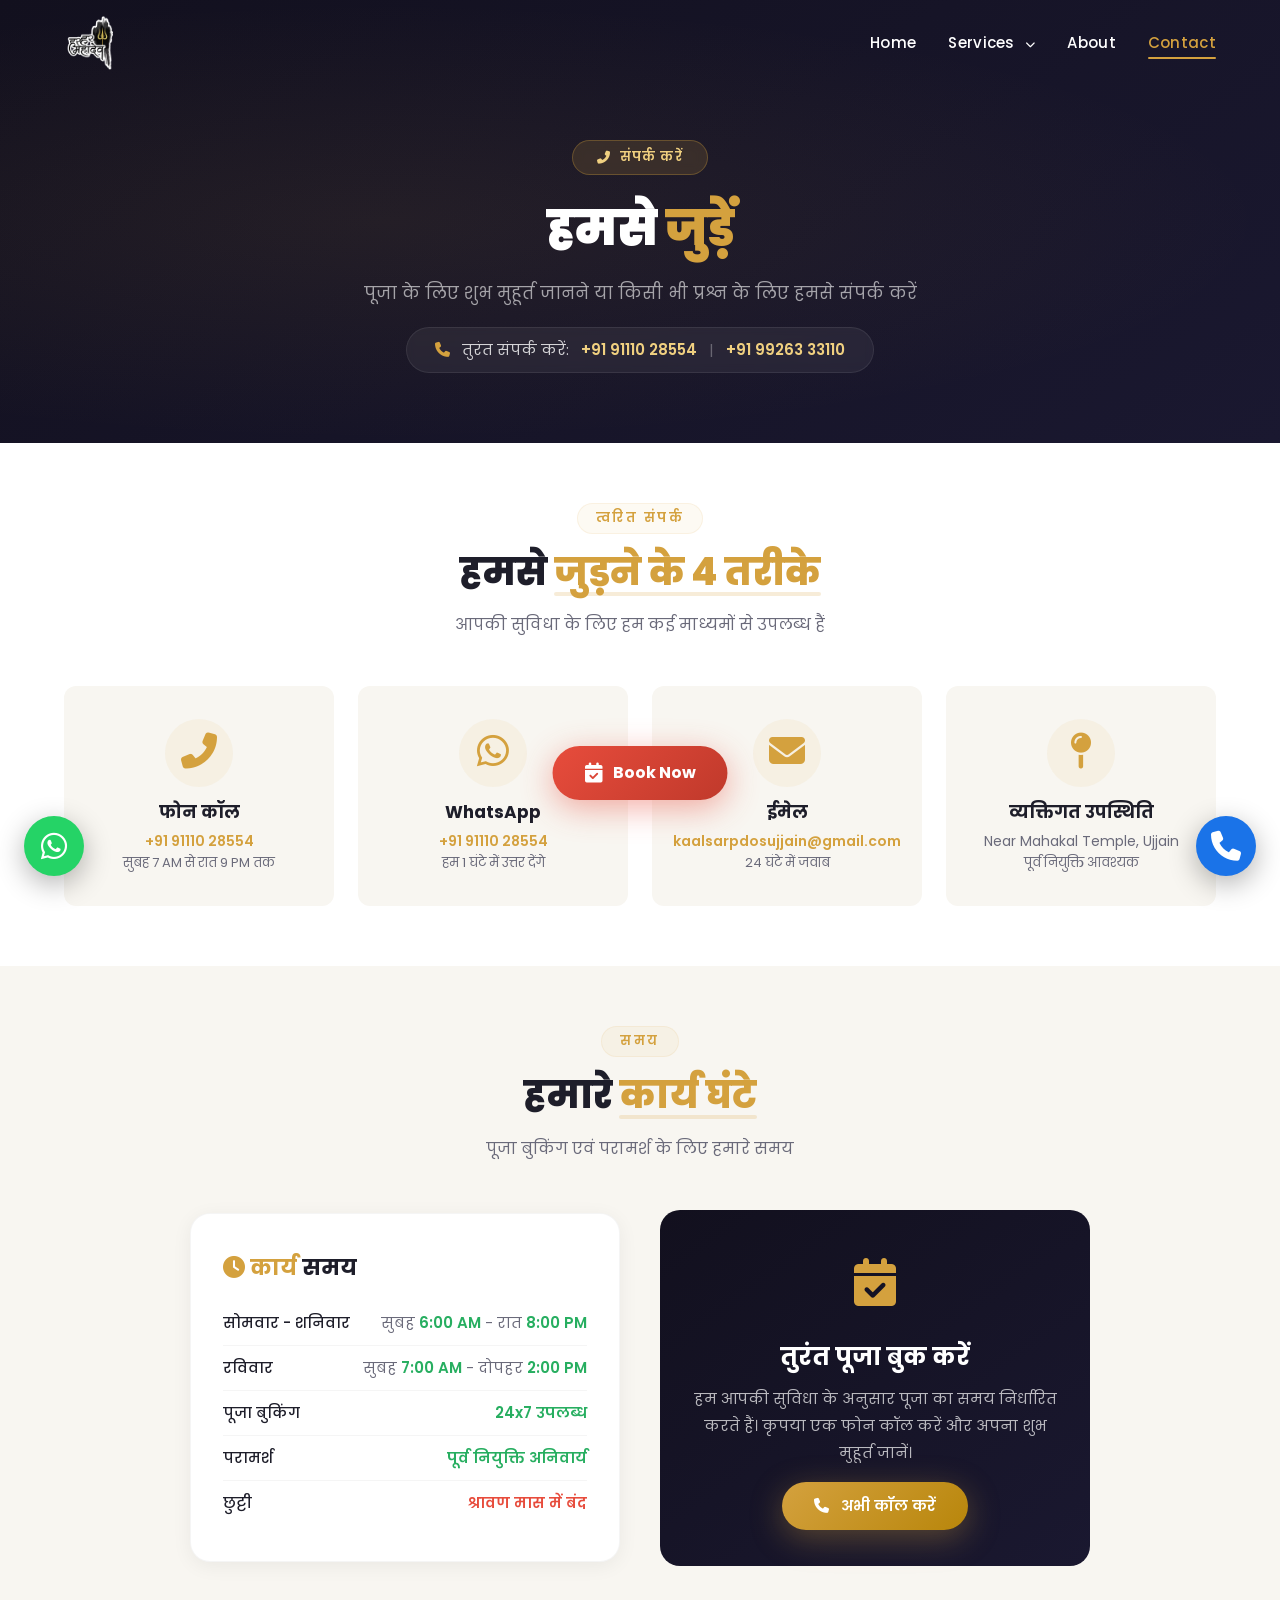
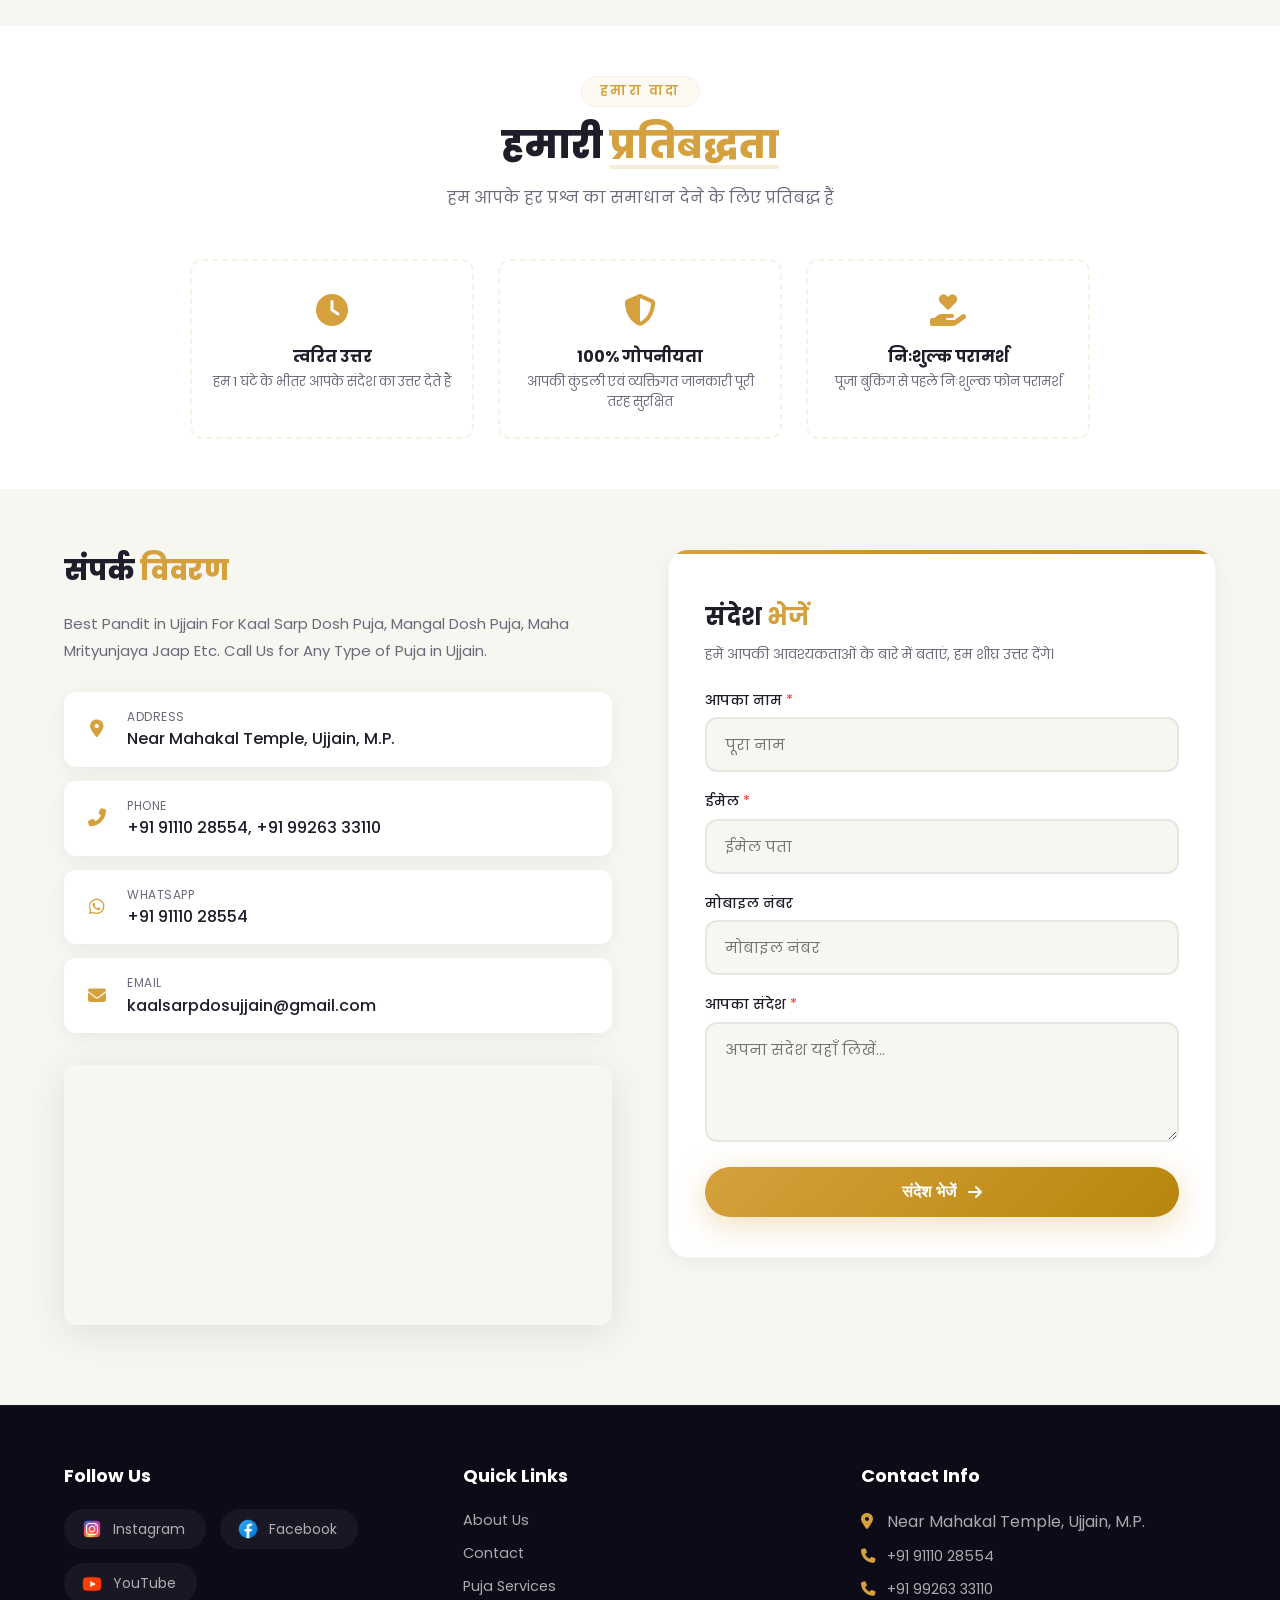
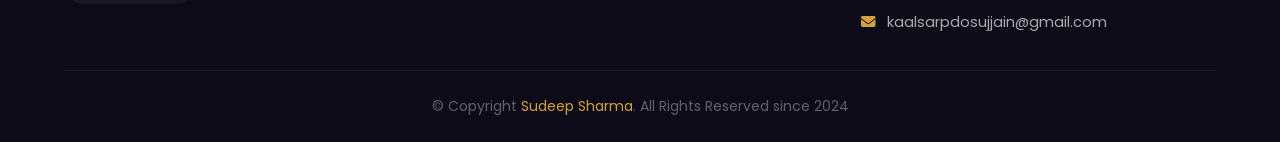
<file: Contact.html>
<!DOCTYPE html>
<html lang="hi">
<head>
    <meta charset="UTF-8" />
    <meta name="viewport" content="width=device-width, initial-scale=1.0" />
    <title>संपर्क करें - काल सर्प दोष पूजा उज्जैन | पंडित सुदीप शर्मा</title>
    <link href="https://fonts.googleapis.com/css2?family=Annapurna+SIL:wght@400;700&family=Poppins:wght@300;400;500;600;700;800;900&display=swap" rel="stylesheet" />
    <link rel="stylesheet" href="https://cdnjs.cloudflare.com/ajax/libs/font-awesome/6.5.0/css/all.min.css" />
    <style>
        /* ============================================================
                   ROOT VARIABLES – PROFESSIONAL COLOR PALETTE
                   ============================================================ */
        :root {
            --gold: #d4a13e;
            --gold-dark: #b8860b;
            --gold-light: #f0d080;
            --gold-glow: rgba(212, 161, 62, 0.30);
            --dark: #0d0b18;
            --dark-soft: #1a1830;
            --dark-card: #1e1c2e;
            --dark-bg: #12101e;
            --cream: #f8f6f1;
            --white: #ffffff;
            --text-dark: #1e1e2a;
            --text-muted: #6a6a7a;
            --text-light: rgba(255, 255, 255, 0.80);
            --shadow-sm: 0 4px 20px rgba(0, 0, 0, 0.06);
            --shadow-md: 0 8px 40px rgba(0, 0, 0, 0.10);
            --shadow-lg: 0 20px 60px rgba(0, 0, 0, 0.30);
            --shadow-gold: 0 8px 32px rgba(212, 161, 62, 0.35);
            --radius: 20px;
            --radius-sm: 12px;
            --transition: 0.5s cubic-bezier(0.25, 0.46, 0.45, 0.94);
        }

        /* ============================================================
                   RESET & BASE
                   ============================================================ */
        * {
            margin: 0;
            padding: 0;
            box-sizing: border-box;
        }
        html {
            scroll-behavior: smooth;
        }
        body {
            font-family: 'Poppins', 'Annapurna SIL', sans-serif;
            background: var(--cream);
            color: var(--text-dark);
            overflow-x: hidden;
            line-height: 1.6;
        }
        a {
            text-decoration: none;
            color: inherit;
        }
        img {
            max-width: 100%;
            display: block;
        }
        .container {
            max-width: 1200px;
            margin: 0 auto;
            padding: 0 24px;
        }

        /* ============================================================
                   SCROLL PROGRESS BAR
                   ============================================================ */
        .scroll-progress {
            position: fixed;
            top: 0;
            left: 0;
            z-index: 10000;
            height: 3px;
            background: linear-gradient(90deg, var(--gold), var(--gold-dark));
            width: 0%;
            transition: width 0.1s ease;
            box-shadow: 0 0 20px rgba(212, 161, 62, 0.3);
        }

        /* ============================================================
                   SCROLLBAR
                   ============================================================ */
        ::-webkit-scrollbar {
            width: 8px;
        }
        ::-webkit-scrollbar-track {
            background: var(--dark);
        }
        ::-webkit-scrollbar-thumb {
            background: var(--gold);
            border-radius: 10px;
        }

        /* ============================================================
                   BACK TO TOP
                   ============================================================ */
        .backtotop {
            position: fixed;
            bottom: 100px;
            right: 28px;
            z-index: 999;
            opacity: 0;
            pointer-events: none;
            transition: opacity 0.4s;
        }
        .backtotop.visible {
            opacity: 1;
            pointer-events: auto;
        }
        .backtotop .scroll {
            display: flex;
            align-items: center;
            justify-content: center;
            width: 50px;
            height: 50px;
            border-radius: 50%;
            background: linear-gradient(135deg, var(--gold), var(--gold-dark));
            color: #fff;
            font-size: 20px;
            box-shadow: var(--shadow-gold);
            transition: var(--transition);
            position: relative;
            overflow: hidden;
        }
        .backtotop .scroll:hover {
            transform: scale(1.10) translateY(-4px);
            box-shadow: 0 12px 40px rgba(212, 161, 62, 0.5);
        }
        .backtotop .scroll i {
            position: absolute;
            left: 50%;
            transition: 0.3s;
        }
        .backtotop .scroll i:nth-child(1) {
            top: 50%;
            transform: translate(-50%, -50%);
        }
        .backtotop .scroll i:nth-child(2) {
            top: 120%;
            transform: translate(-50%, -50%);
            opacity: 0;
        }
        .backtotop .scroll:hover i:nth-child(1) {
            top: -20%;
            opacity: 0;
        }
        .backtotop .scroll:hover i:nth-child(2) {
            top: 50%;
            opacity: 1;
        }

        /* ============================================================
                   FLOATING WHATSAPP & PHONE
                   ============================================================ */
        .wp-float,
        .wp-float2 {
            position: fixed;
            z-index: 1000;
            width: 60px;
            height: 60px;
            border-radius: 50%;
            display: flex;
            align-items: center;
            justify-content: center;
            color: #fff;
            font-size: 30px;
            box-shadow: 0 8px 28px rgba(0, 0, 0, 0.3);
            transition: var(--transition);
            animation: pulse-float 2s infinite alternate;
        }
        .wp-float {
            bottom: 24px;
            left: 24px;
            background: #25D366;
        }
        .wp-float2 {
            bottom: 24px;
            right: 24px;
            background: #1a73e8;
        }
        .wp-float:hover,
        .wp-float2:hover {
            transform: scale(1.12);
        }
        @keyframes pulse-float {
            0% {
                transform: scale(1);
            }
            100% {
                transform: scale(1.06);
            }
        }

        /* ============================================================
                   BOOK NOW FLOATING BUTTON
                   ============================================================ */
        .book-float {
            position: fixed;
            bottom: 100px;
            left: 50%;
            transform: translateX(-50%);
            z-index: 999;
            display: flex;
            align-items: center;
            gap: 10px;
            background: linear-gradient(135deg, #e74c3c, #c0392b);
            color: #fff;
            padding: 14px 32px;
            border-radius: 60px;
            font-weight: 700;
            font-size: 16px;
            box-shadow: 0 8px 32px rgba(231, 76, 60, 0.45);
            transition: var(--transition);
            animation: pulse-book 2.5s infinite alternate;
            text-decoration: none;
        }
        .book-float:hover {
            transform: translateX(-50%) scale(1.06);
            box-shadow: 0 12px 48px rgba(231, 76, 60, 0.6);
        }
        .book-float i {
            font-size: 20px;
        }
        @keyframes pulse-book {
            0% {
                box-shadow: 0 8px 32px rgba(231, 76, 60, 0.35);
            }
            100% {
                box-shadow: 0 8px 48px rgba(231, 76, 60, 0.65);
            }
        }
        @media (max-width: 768px) {
            .book-float {
                bottom: 85px;
                padding: 12px 24px;
                font-size: 14px;
            }
        }
        @media (max-width: 480px) {
            .book-float {
                bottom: 75px;
                padding: 10px 18px;
                font-size: 12px;
                gap: 6px;
            }
        }

        /* ============================================================
                   NAVBAR (SAME AS OTHER PAGES)
                   ============================================================ */
        .navbar {
            position: fixed;
            top: 0;
            left: 0;
            right: 0;
            z-index: 999;
            padding: 16px 0;
            transition: var(--transition);
            background: transparent;
        }
        .navbar.scrolled {
            background: rgba(13, 11, 24, 0.94);
            backdrop-filter: blur(16px);
            box-shadow: 0 4px 30px rgba(0, 0, 0, 0.3);
            padding: 10px 0;
        }
        .navbar .container {
            display: flex;
            align-items: center;
            justify-content: space-between;
        }
        .navbar-brand img {
            height: 54px;
            width: auto;
            transition: var(--transition);
        }
        .navbar.scrolled .navbar-brand img {
            height: 46px;
        }
        .nav-links {
            display: flex;
            align-items: center;
            gap: 32px;
            list-style: none;
        }
        .nav-links a {
            color: #fff;
            font-weight: 500;
            font-size: 15px;
            letter-spacing: 0.3px;
            position: relative;
            padding: 4px 0;
            transition: var(--transition);
        }
        .nav-links a::after {
            content: '';
            position: absolute;
            bottom: -2px;
            left: 0;
            width: 0;
            height: 2.5px;
            background: var(--gold);
            transition: var(--transition);
            border-radius: 4px;
        }
        .nav-links a:hover::after,
        .nav-links a.active::after {
            width: 100%;
        }
        .nav-links a:hover,
        .nav-links a.active {
            color: var(--gold);
        }
        .nav-links .dropdown {
            position: relative;
        }
        .nav-links .dropdown-menu {
            position: absolute;
            top: 130%;
            left: 0;
            background: rgba(20, 18, 30, 0.96);
            backdrop-filter: blur(14px);
            border-radius: var(--radius-sm);
            padding: 12px 0;
            min-width: 220px;
            opacity: 0;
            visibility: hidden;
            transform: translateY(12px);
            transition: var(--transition);
            list-style: none;
            box-shadow: var(--shadow-lg);
            border: 1px solid rgba(255, 255, 255, 0.06);
        }
        .nav-links .dropdown:hover .dropdown-menu {
            opacity: 1;
            visibility: visible;
            transform: translateY(0);
        }
        .nav-links .dropdown-menu a {
            display: block;
            padding: 10px 28px;
            color: #eee;
            font-weight: 400;
            font-size: 14px;
            border-left: 3px solid transparent;
            transition: var(--transition);
        }
        .nav-links .dropdown-menu a:hover {
            background: rgba(212, 161, 62, 0.10);
            color: var(--gold);
            border-left-color: var(--gold);
        }
        .nav-toggle {
            display: none;
            flex-direction: column;
            gap: 5px;
            cursor: pointer;
            background: none;
            border: none;
            padding: 6px;
        }
        .nav-toggle span {
            display: block;
            width: 28px;
            height: 3px;
            background: #fff;
            border-radius: 4px;
            transition: var(--transition);
        }
        .nav-toggle.active span:nth-child(1) {
            transform: rotate(45deg) translate(6px, 7px);
        }
        .nav-toggle.active span:nth-child(2) {
            opacity: 0;
            transform: scaleX(0);
        }
        .nav-toggle.active span:nth-child(3) {
            transform: rotate(-45deg) translate(6px, -7px);
        }

        /* ============================================================
                   SECTION TITLES (UNIQUE STYLING)
                   ============================================================ */
        .section-title-alt {
            text-align: center;
            margin-bottom: 48px;
        }
        .section-title-alt .sub {
            display: inline-flex;
            align-items: center;
            gap: 8px;
            color: var(--gold);
            font-weight: 600;
            font-size: 13px;
            letter-spacing: 2.5px;
            text-transform: uppercase;
            margin-bottom: 8px;
            background: rgba(212, 161, 62, 0.06);
            padding: 4px 18px;
            border-radius: 40px;
            border: 1px solid rgba(212, 161, 62, 0.10);
        }
        .section-title-alt h2 {
            font-size: 38px;
            font-weight: 800;
            color: var(--text-dark);
            letter-spacing: -0.5px;
        }
        .section-title-alt h2 span {
            color: var(--gold);
            position: relative;
        }
        .section-title-alt h2 span::after {
            content: '';
            position: absolute;
            bottom: 2px;
            left: 0;
            right: 0;
            height: 4px;
            background: var(--gold);
            opacity: 0.20;
            border-radius: 4px;
        }
        .section-title-alt p {
            color: var(--text-muted);
            max-width: 600px;
            margin: 10px auto 0;
            font-size: 16px;
        }

        /* ============================================================
                   PAGE BANNER (UNIQUE – WITH CONTACT DETAILS BADGE)
                   ============================================================ */
        .page-banner {
            position: relative;
            padding: 140px 0 70px;
            background: linear-gradient(145deg, var(--dark-bg), var(--dark-soft));
            text-align: center;
            color: #fff;
            overflow: hidden;
        }
        .page-banner::after {
            content: '';
            position: absolute;
            inset: 0;
            background: radial-gradient(ellipse at 30% 50%, rgba(212, 161, 62, 0.08) 0%, transparent 70%);
            pointer-events: none;
        }
        .page-banner .container {
            position: relative;
            z-index: 2;
        }
        .page-banner .badge {
            display: inline-flex;
            align-items: center;
            gap: 8px;
            background: rgba(212, 161, 62, 0.15);
            border: 1px solid rgba(212, 161, 62, 0.30);
            color: var(--gold-light);
            padding: 6px 24px;
            border-radius: 50px;
            font-size: 13px;
            font-weight: 600;
            letter-spacing: 1.2px;
            text-transform: uppercase;
            margin-bottom: 16px;
            backdrop-filter: blur(6px);
        }
        .page-banner h1 {
            font-size: 48px;
            font-weight: 900;
            margin-bottom: 12px;
            letter-spacing: -0.5px;
        }
        .page-banner h1 span {
            color: var(--gold);
        }
        .page-banner p {
            color: rgba(255, 255, 255, 0.60);
            max-width: 600px;
            margin: 0 auto;
            font-size: 17px;
        }
        .page-banner .quick-contact-badge {
            display: inline-flex;
            align-items: center;
            gap: 12px;
            margin-top: 20px;
            background: rgba(255, 255, 255, 0.06);
            border: 1px solid rgba(255, 255, 255, 0.08);
            padding: 10px 28px;
            border-radius: 60px;
            font-size: 15px;
            color: rgba(255, 255, 255, 0.80);
            backdrop-filter: blur(4px);
        }
        .page-banner .quick-contact-badge i {
            color: var(--gold);
        }
        .page-banner .quick-contact-badge a {
            color: var(--gold-light);
            font-weight: 600;
            transition: var(--transition);
        }
        .page-banner .quick-contact-badge a:hover {
            color: var(--gold);
        }

        /* ============================================================
                   UNIQUE: QUICK CONTACT CARDS
                   ============================================================ */
        .quick-contact-section {
            padding: 60px 0;
            background: #fff;
        }
        .quick-contact-grid {
            display: grid;
            grid-template-columns: repeat(4, 1fr);
            gap: 24px;
        }
        .quick-contact-card {
            text-align: center;
            padding: 32px 20px;
            border-radius: var(--radius-sm);
            background: var(--cream);
            transition: var(--transition);
            border: 1px solid transparent;
            position: relative;
            overflow: hidden;
        }
        .quick-contact-card::before {
            content: '';
            position: absolute;
            top: 0;
            left: 0;
            right: 0;
            height: 3px;
            background: linear-gradient(90deg, var(--gold), var(--gold-dark));
            transform: scaleX(0);
            transform-origin: left;
            transition: var(--transition);
        }
        .quick-contact-card:hover::before {
            transform: scaleX(1);
        }
        .quick-contact-card:hover {
            border-color: var(--gold);
            transform: translateY(-6px);
            box-shadow: var(--shadow-md);
        }
        .quick-contact-card .icon {
            font-size: 36px;
            color: var(--gold);
            margin-bottom: 12px;
            display: inline-block;
            background: rgba(212, 161, 62, 0.08);
            padding: 14px;
            border-radius: 50%;
            width: 68px;
            height: 68px;
            line-height: 1;
        }
        .quick-contact-card h4 {
            font-size: 17px;
            font-weight: 700;
            margin-bottom: 4px;
        }
        .quick-contact-card p {
            font-size: 14px;
            color: var(--text-muted);
            line-height: 1.6;
            margin: 0;
        }
        .quick-contact-card a {
            color: var(--gold);
            font-weight: 600;
            transition: var(--transition);
        }
        .quick-contact-card a:hover {
            color: var(--gold-dark);
        }

        /* ============================================================
                   UNIQUE: BUSINESS HOURS SECTION
                   ============================================================ */
        .hours-section {
            padding: 60px 0;
            background: var(--cream);
        }
        .hours-wrapper {
            display: grid;
            grid-template-columns: 1fr 1fr;
            gap: 40px;
            align-items: center;
            max-width: 900px;
            margin: 0 auto;
        }
        .hours-card {
            background: #fff;
            padding: 36px 32px;
            border-radius: var(--radius);
            box-shadow: var(--shadow-sm);
            border: 1px solid rgba(0, 0, 0, 0.04);
            transition: var(--transition);
        }
        .hours-card:hover {
            box-shadow: var(--shadow-md);
            border-color: var(--gold);
        }
        .hours-card h3 {
            font-size: 22px;
            font-weight: 700;
            margin-bottom: 16px;
        }
        .hours-card h3 span {
            color: var(--gold);
        }
        .hours-card .hour-row {
            display: flex;
            justify-content: space-between;
            padding: 10px 0;
            border-bottom: 1px solid rgba(0, 0, 0, 0.04);
            font-size: 15px;
        }
        .hours-card .hour-row:last-child {
            border-bottom: none;
        }
        .hours-card .hour-row .day {
            font-weight: 500;
            color: var(--text-dark);
        }
        .hours-card .hour-row .time {
            color: var(--text-muted);
        }
        .hours-card .hour-row .time .closed {
            color: #e74c3c;
            font-weight: 600;
        }
        .hours-card .hour-row .time .open {
            color: #27ae60;
            font-weight: 600;
        }
        .hours-feature {
            padding: 36px 32px;
            background: linear-gradient(145deg, var(--dark-bg), var(--dark-soft));
            border-radius: var(--radius);
            color: #fff;
            text-align: center;
        }
        .hours-feature .icon {
            font-size: 48px;
            color: var(--gold);
            margin-bottom: 16px;
            display: inline-block;
        }
        .hours-feature h3 {
            font-size: 24px;
            font-weight: 700;
            margin-bottom: 8px;
        }
        .hours-feature p {
            color: rgba(255, 255, 255, 0.70);
            font-size: 15px;
            line-height: 1.8;
            margin-bottom: 16px;
        }
        .hours-feature .btn-gold {
            display: inline-flex;
            align-items: center;
            gap: 12px;
            background: linear-gradient(135deg, var(--gold), var(--gold-dark));
            color: #fff;
            padding: 12px 32px;
            border-radius: 60px;
            font-weight: 600;
            font-size: 15px;
            border: none;
            cursor: pointer;
            transition: var(--transition);
            box-shadow: var(--shadow-gold);
            position: relative;
            overflow: hidden;
            text-decoration: none;
        }
        .hours-feature .btn-gold::before {
            content: '';
            position: absolute;
            inset: 0;
            background: linear-gradient(135deg, var(--gold-dark), var(--gold));
            opacity: 0;
            transition: var(--transition);
        }
        .hours-feature .btn-gold:hover::before {
            opacity: 1;
        }
        .hours-feature .btn-gold:hover {
            transform: translateY(-3px) scale(1.02);
            box-shadow: 0 14px 44px rgba(212, 161, 62, 0.5);
        }
        .hours-feature .btn-gold span,
        .hours-feature .btn-gold i {
            position: relative;
            z-index: 1;
        }

        /* ============================================================
                   UNIQUE: RESPONSE GUARANTEE
                   ============================================================ */
        .guarantee-section {
            padding: 50px 0;
            background: #fff;
        }
        .guarantee-grid {
            display: grid;
            grid-template-columns: repeat(3, 1fr);
            gap: 24px;
            max-width: 900px;
            margin: 0 auto;
        }
        .guarantee-item {
            text-align: center;
            padding: 24px 16px;
            border-radius: var(--radius-sm);
            transition: var(--transition);
            border: 2px dashed rgba(212, 161, 62, 0.15);
        }
        .guarantee-item:hover {
            border-color: var(--gold);
            background: rgba(212, 161, 62, 0.03);
        }
        .guarantee-item .icon {
            font-size: 32px;
            color: var(--gold);
            margin-bottom: 8px;
            display: inline-block;
        }
        .guarantee-item h4 {
            font-size: 16px;
            font-weight: 700;
            margin-bottom: 2px;
        }
        .guarantee-item p {
            font-size: 13px;
            color: var(--text-muted);
            margin: 0;
        }

        /* ============================================================
                   CONTACT SECTION (MAIN – WITH DIFFERENT LAYOUT)
                   ============================================================ */
        .contact-main-section {
            padding: 60px 0 80px;
            background: var(--cream);
        }
        .contact-main-grid {
            display: grid;
            grid-template-columns: 1fr 1fr;
            gap: 56px;
            align-items: start;
        }

        /* ---- Contact Info (Enhanced) ---- */
        .contact-info h3 {
            font-size: 28px;
            font-weight: 800;
            margin-bottom: 16px;
            letter-spacing: -0.3px;
        }
        .contact-info h3 span {
            color: var(--gold);
        }
        .contact-info .sub-text {
            color: var(--text-muted);
            font-size: 15px;
            margin-bottom: 28px;
            line-height: 1.8;
        }
        .contact-info .detail {
            display: flex;
            align-items: center;
            gap: 16px;
            margin-bottom: 14px;
            padding: 14px 18px;
            background: #fff;
            border-radius: var(--radius-sm);
            box-shadow: var(--shadow-sm);
            transition: var(--transition);
            border: 1px solid transparent;
        }
        .contact-info .detail:hover {
            border-color: var(--gold);
            box-shadow: var(--shadow-md);
            transform: translateX(4px);
        }
        .contact-info .detail i {
            color: var(--gold);
            width: 28px;
            font-size: 18px;
            text-align: center;
        }
        .contact-info .detail .info {
            display: flex;
            flex-direction: column;
        }
        .contact-info .detail .info .label {
            font-size: 12px;
            color: var(--text-muted);
            text-transform: uppercase;
            letter-spacing: 0.5px;
        }
        .contact-info .detail .info .value {
            font-weight: 500;
            color: var(--text-dark);
        }
        .contact-info .detail .info .value a {
            transition: var(--transition);
        }
        .contact-info .detail .info .value a:hover {
            color: var(--gold);
        }
        .contact-info .map-container {
            margin-top: 32px;
            border-radius: var(--radius-sm);
            overflow: hidden;
            box-shadow: var(--shadow-md);
        }
        .contact-info .map-container iframe {
            width: 100%;
            height: 260px;
            border: 0;
            display: block;
        }

        /* ---- Contact Form (Enhanced) ---- */
        .contact-form-wrapper {
            background: #fff;
            padding: 40px 36px;
            border-radius: var(--radius);
            box-shadow: var(--shadow-sm);
            border: 1px solid rgba(0, 0, 0, 0.04);
            transition: var(--transition);
            position: relative;
            overflow: hidden;
        }
        .contact-form-wrapper::before {
            content: '';
            position: absolute;
            top: 0;
            left: 0;
            right: 0;
            height: 4px;
            background: linear-gradient(90deg, var(--gold), var(--gold-dark));
        }
        .contact-form-wrapper:hover {
            box-shadow: var(--shadow-md);
        }
        .contact-form-wrapper h3 {
            font-size: 24px;
            font-weight: 700;
            margin-bottom: 6px;
            margin-top: 8px;
        }
        .contact-form-wrapper h3 span {
            color: var(--gold);
        }
        .contact-form-wrapper .form-sub {
            color: var(--text-muted);
            font-size: 14px;
            margin-bottom: 24px;
        }
        .form-group {
            margin-bottom: 18px;
        }
        .form-group label {
            font-weight: 500;
            font-size: 14px;
            display: block;
            margin-bottom: 6px;
            color: var(--text-dark);
        }
        .form-group label .required {
            color: #e74c3c;
        }
        .form-group input,
        .form-group textarea {
            width: 100%;
            padding: 14px 18px;
            border: 2px solid #e8e6e0;
            border-radius: var(--radius-sm);
            font-size: 15px;
            font-family: inherit;
            transition: var(--transition);
            background: var(--cream);
            color: var(--text-dark);
            outline: none;
        }
        .form-group input:focus,
        .form-group textarea:focus {
            border-color: var(--gold);
            background: #fff;
            box-shadow: 0 0 0 4px var(--gold-glow);
        }
        .form-group textarea {
            height: 120px;
            resize: vertical;
        }
        .form-group .error-msg {
            color: #e74c3c;
            font-size: 13px;
            margin-top: 4px;
            display: none;
        }
        .btn-submit {
            display: inline-flex;
            align-items: center;
            justify-content: center;
            gap: 12px;
            background: linear-gradient(135deg, var(--gold), var(--gold-dark));
            color: #fff;
            padding: 16px 44px;
            border-radius: 60px;
            font-weight: 600;
            font-size: 16px;
            border: none;
            cursor: pointer;
            transition: var(--transition);
            width: 100%;
            box-shadow: var(--shadow-gold);
            position: relative;
            overflow: hidden;
        }
        .btn-submit::before {
            content: '';
            position: absolute;
            inset: 0;
            background: linear-gradient(135deg, var(--gold-dark), var(--gold));
            opacity: 0;
            transition: var(--transition);
        }
        .btn-submit:hover::before {
            opacity: 1;
        }
        .btn-submit:hover {
            transform: translateY(-3px);
            box-shadow: 0 14px 44px rgba(212, 161, 62, 0.5);
        }
        .btn-submit span,
        .btn-submit i {
            position: relative;
            z-index: 1;
        }

        /* ============================================================
                   FOOTER (SAME AS OTHER PAGES)
                   ============================================================ */
        footer {
            background: var(--dark);
            color: rgba(255, 255, 255, 0.65);
            padding: 56px 0 24px;
            border-top: 1px solid rgba(255, 255, 255, 0.04);
        }
        footer .footer-grid {
            display: grid;
            grid-template-columns: repeat(auto-fit, minmax(200px, 1fr));
            gap: 44px;
            margin-bottom: 36px;
        }
        footer h5 {
            color: #fff;
            font-weight: 700;
            font-size: 18px;
            margin-bottom: 18px;
        }
        footer .footer-links {
            display: flex;
            flex-direction: column;
            gap: 10px;
        }
        footer .footer-links a {
            transition: var(--transition);
            font-size: 14.5px;
        }
        footer .footer-links a:hover {
            color: var(--gold);
            padding-left: 6px;
        }
        footer .social-links {
            display: flex;
            flex-wrap: wrap;
            gap: 14px;
        }
        footer .social-links a {
            display: inline-flex;
            align-items: center;
            gap: 10px;
            background: rgba(255, 255, 255, 0.05);
            padding: 8px 20px 8px 16px;
            border-radius: 40px;
            transition: var(--transition);
            font-size: 14px;
            border: 1px solid transparent;
        }
        footer .social-links a:hover {
            background: rgba(212, 161, 62, 0.12);
            color: var(--gold);
            border-color: rgba(212, 161, 62, 0.20);
            transform: translateY(-2px);
        }
        footer .social-links a img {
            width: 22px;
            height: 22px;
        }
        footer .copyright {
            text-align: center;
            padding-top: 24px;
            border-top: 1px solid rgba(255, 255, 255, 0.06);
            font-size: 14px;
            color: rgba(255, 255, 255, 0.35);
        }
        footer .copyright span {
            color: var(--gold);
        }

        /* ============================================================
                   RESPONSIVE
                   ============================================================ */
        @media (max-width: 992px) {
            .contact-main-grid {
                grid-template-columns: 1fr;
                gap: 40px;
            }
            .page-banner h1 {
                font-size: 38px;
            }
            .quick-contact-grid {
                grid-template-columns: repeat(2, 1fr);
            }
            .hours-wrapper {
                grid-template-columns: 1fr;
            }
            .guarantee-grid {
                grid-template-columns: 1fr 1fr;
            }
        }

        @media (max-width: 768px) {
            .nav-links {
                position: fixed;
                top: 0;
                right: -100%;
                width: 290px;
                height: 100vh;
                background: rgba(13, 11, 24, 0.98);
                backdrop-filter: blur(20px);
                flex-direction: column;
                padding: 100px 36px 40px;
                gap: 18px;
                transition: var(--transition);
                align-items: flex-start;
                box-shadow: -8px 0 48px rgba(0, 0, 0, 0.5);
                border-left: 1px solid rgba(255, 255, 255, 0.05);
            }
            .nav-links.open {
                right: 0;
            }
            .nav-toggle {
                display: flex;
            }
            .nav-links .dropdown-menu {
                position: static;
                background: transparent;
                backdrop-filter: none;
                padding: 6px 0 6px 18px;
                opacity: 1;
                visibility: visible;
                transform: none;
                box-shadow: none;
                border: none;
                display: none;
            }
            .nav-links .dropdown:hover .dropdown-menu {
                display: block;
            }

            .page-banner {
                padding: 120px 0 40px;
            }
            .page-banner h1 {
                font-size: 30px;
            }
            .page-banner .quick-contact-badge {
                font-size: 13px;
                padding: 8px 18px;
                flex-wrap: wrap;
                justify-content: center;
            }

            .quick-contact-grid {
                grid-template-columns: 1fr 1fr;
                gap: 16px;
            }
            .quick-contact-card {
                padding: 24px 16px;
            }
            .quick-contact-card .icon {
                width: 56px;
                height: 56px;
                font-size: 28px;
                padding: 10px;
            }

            .guarantee-grid {
                grid-template-columns: 1fr;
                max-width: 400px;
            }

            .contact-form-wrapper {
                padding: 28px 20px;
            }
            .contact-info .detail {
                padding: 12px 14px;
            }

            .wp-float,
            .wp-float2 {
                width: 52px;
                height: 52px;
                font-size: 24px;
            }
            .backtotop {
                bottom: 84px;
                right: 16px;
            }
            .backtotop .scroll {
                width: 44px;
                height: 44px;
                font-size: 17px;
            }
        }

        @media (max-width: 480px) {
            .page-banner h1 {
                font-size: 24px;
            }
            .quick-contact-grid {
                grid-template-columns: 1fr;
            }
            .contact-info .detail {
                flex-direction: column;
                align-items: flex-start;
                gap: 6px;
            }
            .contact-info .detail i {
                width: auto;
            }
            footer .footer-grid {
                grid-template-columns: 1fr;
                gap: 28px;
            }
            .btn-submit {
                padding: 14px 24px;
                font-size: 15px;
            }
            .hours-card {
                padding: 24px 18px;
            }
            .hours-card .hour-row {
                font-size: 14px;
                padding: 8px 0;
            }
            .hours-feature {
                padding: 24px 18px;
            }
            .hours-feature .icon {
                font-size: 36px;
            }
            .hours-feature h3 {
                font-size: 20px;
            }
        }

        /* ============================================================
                   FADE-UP UTILITY
                   ============================================================ */
        .fade-up {
            opacity: 0;
            transform: translateY(30px);
            transition: opacity 0.8s ease, transform 0.8s ease;
        }
        .fade-up.visible {
            opacity: 1;
            transform: translateY(0);
        }
    </style>
</head>
<body>

    <!-- ===== SCROLL PROGRESS BAR ===== -->
    <div class="scroll-progress" id="scrollProgress"></div>

    <!-- ===== WHATSAPP & PHONE ===== -->
    <a href="https://api.whatsapp.com/send?phone=919111028554&text=*%F0%9F%99%8F%F0%9F%99%8F%E0%A4%9C%E0%A4%AF%20%E0%A4%B6%E0%A5%8D%E0%A4%B0%E0%A5%80%20%E0%A4%AE%E0%A4%B9%E0%A4%BE%E0%A4%95%E0%A4%BE%E0%A4%B2%F0%9F%99%8F%F0%9F%99%8F*" class="wp-float" target="_blank" aria-label="WhatsApp">
        <i class="fab fa-whatsapp"></i>
    </a>
    <a href="tel:+919111028554" class="wp-float2" aria-label="Call">
        <i class="fas fa-phone"></i>
    </a>

    <!-- ===== BOOK NOW FLOATING BUTTON ===== -->
    <a href="tel:+919111028554" class="book-float" aria-label="Book Now">
        <i class="fas fa-calendar-check"></i>
        <span>Book Now</span>
    </a>

    <!-- ===== BACK TO TOP ===== -->
    <div class="backtotop" id="backTop">
        <a href="#" class="scroll" aria-label="Back to top">
            <i class="fas fa-arrow-up"></i>
            <i class="fas fa-arrow-up"></i>
        </a>
    </div>

    <!-- ===== NAVBAR (SAME AS OTHER PAGES) ===== -->
    <nav class="navbar" id="navbar">
        <div class="container">
            <a href="index.html" class="navbar-brand">
                <img src="./logo/logo1.png" alt="Pandit Sudeep Sharma Logo" />
            </a>
            <button class="nav-toggle" id="navToggle" aria-label="Toggle menu">
                <span></span><span></span><span></span>
            </button>
            <ul class="nav-links" id="navLinks">
                <li><a href="index.html">Home</a></li>
                <li class="dropdown">
                    <a href="Service.html">Services <i class="fas fa-chevron-down" style="font-size:10px;margin-left:6px;"></i></a>
                    <ul class="dropdown-menu">
                        <li><a href="Service.html#kaal-sarp">काल सर्प दोष पूजा</a></li>
                        <li><a href="Service.html#mangal">मंगल दोष पूजा</a></li>
                        <li><a href="Service.html#pitra">पितृ दोष पूजा</a></li>
                        <li><a href="Service.html#all">सभी पूजा</a></li>
                    </ul>
                </li>
                <li><a href="About.html">About</a></li>
                <li><a href="Contact.html" class="active">Contact</a></li>
            </ul>
        </div>
    </nav>

    <!-- ============================================================
    ===== PAGE BANNER (UNIQUE – WITH DIRECT CALL BADGE) =====
    ============================================================ -->
    <section class="page-banner">
        <div class="container">
            <div class="badge"><i class="fas fa-phone-alt"></i> संपर्क करें</div>
            <h1>हमसे <span>जुड़ें</span></h1>
            <p>पूजा के लिए शुभ मुहूर्त जानने या किसी भी प्रश्न के लिए हमसे संपर्क करें</p>
            <div class="quick-contact-badge">
                <i class="fas fa-phone"></i>
                <span>तुरंत संपर्क करें:</span>
                <a href="tel:+919111028554">+91 91110 28554</a>
                <span style="color:rgba(255,255,255,0.30);">|</span>
                <a href="tel:+919926333110">+91 99263 33110</a>
            </div>
        </div>
    </section>

    <!-- ============================================================
    ===== UNIQUE: QUICK CONTACT CARDS =====
    ============================================================ -->
    <section class="quick-contact-section">
        <div class="container">
            <div class="section-title-alt">
                <span class="sub">त्वरित संपर्क</span>
                <h2>हमसे <span>जुड़ने के 4 तरीके</span></h2>
                <p>आपकी सुविधा के लिए हम कई माध्यमों से उपलब्ध हैं</p>
            </div>
            <div class="quick-contact-grid">
                <div class="quick-contact-card fade-up">
                    <div class="icon"><i class="fas fa-phone-alt"></i></div>
                    <h4>फोन कॉल</h4>
                    <p><a href="tel:+919111028554">+91 91110 28554</a></p>
                    <p style="font-size:13px;color:var(--text-muted);">सुबह 7 AM से रात 9 PM तक</p>
                </div>
                <div class="quick-contact-card fade-up">
                    <div class="icon"><i class="fab fa-whatsapp"></i></div>
                    <h4>WhatsApp</h4>
                    <p><a href="https://api.whatsapp.com/send?phone=919111028554" target="_blank">+91 91110 28554</a></p>
                    <p style="font-size:13px;color:var(--text-muted);">हम 1 घंटे में उत्तर देंगे</p>
                </div>
                <div class="quick-contact-card fade-up">
                    <div class="icon"><i class="fas fa-envelope"></i></div>
                    <h4>ईमेल</h4>
                    <p><a href="mailto:kaalsarpdosujjain@gmail.com">kaalsarpdosujjain@gmail.com</a></p>
                    <p style="font-size:13px;color:var(--text-muted);">24 घंटे में जवाब</p>
                </div>
                <div class="quick-contact-card fade-up">
                    <div class="icon"><i class="fas fa-map-pin"></i></div>
                    <h4>व्यक्तिगत उपस्थिति</h4>
                    <p>Near Mahakal Temple, Ujjain</p>
                    <p style="font-size:13px;color:var(--text-muted);">पूर्व नियुक्ति आवश्यक</p>
                </div>
            </div>
        </div>
    </section>

    <!-- ============================================================
    ===== UNIQUE: BUSINESS HOURS =====
    ============================================================ -->
    <section class="hours-section">
        <div class="container">
            <div class="section-title-alt">
                <span class="sub">समय</span>
                <h2>हमारे <span>कार्य घंटे</span></h2>
                <p>पूजा बुकिंग एवं परामर्श के लिए हमारे समय</p>
            </div>
            <div class="hours-wrapper">
                <div class="hours-card fade-up">
                    <h3><i class="fas fa-clock" style="color:var(--gold);"></i> <span>कार्य</span> समय</h3>
                    <div class="hour-row">
                        <span class="day">सोमवार - शनिवार</span>
                        <span class="time">सुबह <span class="open">6:00 AM</span> - रात <span class="open">8:00 PM</span></span>
                    </div>
                    <div class="hour-row">
                        <span class="day">रविवार</span>
                        <span class="time">सुबह <span class="open">7:00 AM</span> - दोपहर <span class="open">2:00 PM</span></span>
                    </div>
                    <div class="hour-row">
                        <span class="day">पूजा बुकिंग</span>
                        <span class="time"><span class="open">24x7 उपलब्ध</span></span>
                    </div>
                    <div class="hour-row">
                        <span class="day">परामर्श</span>
                        <span class="time"><span class="open">पूर्व नियुक्ति अनिवार्य</span></span>
                    </div>
                    <div class="hour-row" style="border-bottom:none;">
                        <span class="day">छुट्टी</span>
                        <span class="time"><span class="closed">श्रावण मास में बंद</span></span>
                    </div>
                </div>
                <div class="hours-feature fade-up">
                    <div class="icon"><i class="fas fa-calendar-check"></i></div>
                    <h3>तुरंत पूजा बुक करें</h3>
                    <p>हम आपकी सुविधा के अनुसार पूजा का समय निर्धारित करते हैं। कृपया एक फोन कॉल करें और अपना शुभ मुहूर्त जानें।</p>
                    <a href="tel:+919111028554" class="btn-gold">
                        <i class="fas fa-phone"></i>
                        <span>अभी कॉल करें</span>
                    </a>
                </div>
            </div>
        </div>
    </section>

    <!-- ============================================================
    ===== UNIQUE: RESPONSE GUARANTEE =====
    ============================================================ -->
    <section class="guarantee-section">
        <div class="container">
            <div class="section-title-alt">
                <span class="sub">हमारा वादा</span>
                <h2>हमारी <span>प्रतिबद्धता</span></h2>
                <p>हम आपके हर प्रश्न का समाधान देने के लिए प्रतिबद्ध हैं</p>
            </div>
            <div class="guarantee-grid">
                <div class="guarantee-item fade-up">
                    <div class="icon"><i class="fas fa-clock"></i></div>
                    <h4>त्वरित उत्तर</h4>
                    <p>हम 1 घंटे के भीतर आपके संदेश का उत्तर देते हैं</p>
                </div>
                <div class="guarantee-item fade-up">
                    <div class="icon"><i class="fas fa-shield-alt"></i></div>
                    <h4>100% गोपनीयता</h4>
                    <p>आपकी कुंडली एवं व्यक्तिगत जानकारी पूरी तरह सुरक्षित</p>
                </div>
                <div class="guarantee-item fade-up">
                    <div class="icon"><i class="fas fa-hand-holding-heart"></i></div>
                    <h4>निःशुल्क परामर्श</h4>
                    <p>पूजा बुकिंग से पहले निःशुल्क फोन परामर्श</p>
                </div>
            </div>
        </div>
    </section>

    <!-- ============================================================
    ===== CONTACT MAIN SECTION =====
    ============================================================ -->
    <section class="contact-main-section">
        <div class="container">
            <div class="contact-main-grid">

                <!-- ===== CONTACT INFO ===== -->
                <div class="contact-info fade-up">
                    <h3>संपर्क <span>विवरण</span></h3>
                    <p class="sub-text">Best Pandit in Ujjain For Kaal Sarp Dosh Puja, Mangal Dosh Puja, Maha Mrityunjaya Jaap Etc. Call Us for Any Type of Puja in Ujjain.</p>

                    <div class="detail">
                        <i class="fas fa-map-marker-alt"></i>
                        <div class="info">
                            <span class="label">Address</span>
                            <span class="value">Near Mahakal Temple, Ujjain, M.P.</span>
                        </div>
                    </div>

                    <div class="detail">
                        <i class="fas fa-phone-alt"></i>
                        <div class="info">
                            <span class="label">Phone</span>
                            <span class="value">
                                <a href="tel:+919111028554">+91 91110 28554</a>,
                                <a href="tel:+919926333110">+91 99263 33110</a>
                            </span>
                        </div>
                    </div>

                    <div class="detail">
                        <i class="fab fa-whatsapp"></i>
                        <div class="info">
                            <span class="label">WhatsApp</span>
                            <span class="value">
                                <a href="https://api.whatsapp.com/send?phone=919111028554" target="_blank">+91 91110 28554</a>
                            </span>
                        </div>
                    </div>

                    <div class="detail">
                        <i class="fas fa-envelope"></i>
                        <div class="info">
                            <span class="label">Email</span>
                            <span class="value">
                                <a href="mailto:kaalsarpdosujjain@gmail.com">kaalsarpdosujjain@gmail.com</a>
                            </span>
                        </div>
                    </div>

                    <!-- ===== MAP ===== -->
                    <div class="map-container">
                        <iframe src="https://www.google.com/maps/embed?pb=!1m18!1m12!1m3!1d3676.123456789012!2d75.7689!3d23.1825!2m3!1f0!2f0!3f0!3m2!1i1024!2i768!4f13.1!3m3!1m2!1s0x396c0b0b0b0b0b0b%3A0x0!2zMjPCsDEwJzU3LjAiTiA3NcKwNDYnMDguMCJF!5e0!3m2!1sen!2sin!4v1234567890" allowfullscreen loading="lazy" title="Map to Mahakal Temple Ujjain"></iframe>
                    </div>
                </div>

                <!-- ===== CONTACT FORM ===== -->
                <div class="contact-form-wrapper fade-up">
                    <h3>संदेश <span>भेजें</span></h3>
                    <p class="form-sub">हमें आपकी आवश्यकताओं के बारे में बताएं, हम शीघ्र उत्तर देंगे।</p>

                    <form id="contactForm" method="POST" action="https://docs.google.com/forms/d/e/1FAIpQLScKXCRMmQO0hfuwokYePMey8fRLL9XomCypJGJGljkc8Ll_jw/formResponse">
                        <div class="form-group">
                            <label>आपका नाम <span class="required">*</span></label>
                            <input type="text" name="entry.820171369" placeholder="पूरा नाम" required />
                            <span class="error-msg">कृपया अपना नाम दर्ज करें</span>
                        </div>

                        <div class="form-group">
                            <label>ईमेल <span class="required">*</span></label>
                            <input type="email" name="entry.1890383227" placeholder="ईमेल पता" required />
                            <span class="error-msg">कृपया मान्य ईमेल दर्ज करें</span>
                        </div>

                        <div class="form-group">
                            <label>मोबाइल नंबर</label>
                            <input type="tel" name="entry.1594594299" placeholder="मोबाइल नंबर" />
                        </div>

                        <div class="form-group">
                            <label>आपका संदेश <span class="required">*</span></label>
                            <textarea name="entry.42714359" placeholder="अपना संदेश यहाँ लिखें..." required></textarea>
                            <span class="error-msg">कृपया संदेश दर्ज करें</span>
                        </div>

                        <button type="submit" class="btn-submit">
                            <span>संदेश भेजें</span>
                            <i class="fas fa-arrow-right"></i>
                        </button>
                    </form>
                </div>

            </div>
        </div>
    </section>

    <!-- ============================================================
    ===== FOOTER (SAME AS OTHER PAGES) =====
    ============================================================ -->
    <footer>
        <div class="container">
            <div class="footer-grid">
                <div>
                    <h5>Follow Us</h5>
                    <div class="social-links">
                        <a href="https://www.instagram.com/pandit_sudeep_sharma" target="_blank" aria-label="Instagram">
                            <img src="./img/icon/instagram.png" alt="Instagram" /> Instagram
                        </a>
                        <a href="https://www.facebook.com/profile.php?id=100082259976965" target="_blank" aria-label="Facebook">
                            <img src="./img/icon/facebook.png" alt="Facebook" /> Facebook
                        </a>
                        <a href="https://www.youtube.com" target="_blank" aria-label="YouTube">
                            <img src="./img/icon/youtube.png" alt="YouTube" /> YouTube
                        </a>
                    </div>
                </div>
                <div>
                    <h5>Quick Links</h5>
                    <div class="footer-links">
                        <a href="About.html">About Us</a>
                        <a href="Contact.html">Contact</a>
                        <a href="Service.html">Puja Services</a>
                    </div>
                </div>
                <div>
                    <h5>Contact Info</h5>
                    <div class="footer-links">
                        <span><i class="fas fa-map-marker-alt" style="color:var(--gold);width:22px;"></i> Near Mahakal Temple, Ujjain, M.P.</span>
                        <a href="tel:+919111028554"><i class="fas fa-phone" style="color:var(--gold);width:22px;"></i> +91 91110 28554</a>
                        <a href="tel:+919926333110"><i class="fas fa-phone" style="color:var(--gold);width:22px;"></i> +91 99263 33110</a>
                        <a href="mailto:kaalsarpdosujjain@gmail.com"><i class="fas fa-envelope" style="color:var(--gold);width:22px;"></i> kaalsarpdosujjain@gmail.com</a>
                    </div>
                </div>
            </div>
            <div class="copyright">
                © Copyright <span>Sudeep Sharma</span>. All Rights Reserved since 2024
            </div>
        </div>
    </footer>

    <!-- ============================================================
    SCRIPTS
    ============================================================ -->
    <script>
        // ---- SCROLL PROGRESS BAR ----
        const progressBar = document.getElementById('scrollProgress');
        window.addEventListener('scroll', () => {
            const scrollTop = window.scrollY;
            const docHeight = document.documentElement.scrollHeight - window.innerHeight;
            const progress = (scrollTop / docHeight) * 100;
            progressBar.style.width = progress + '%';
        });

        // ---- NAVBAR SCROLL ----
        const navbar = document.getElementById('navbar');
        const backTop = document.getElementById('backTop');

        window.addEventListener('scroll', () => {
            const scrollY = window.scrollY;
            navbar.classList.toggle('scrolled', scrollY > 60);
            backTop.classList.toggle('visible', scrollY > 450);
        });

        // ---- MOBILE NAV TOGGLE ----
        const navToggle = document.getElementById('navToggle');
        const navLinks = document.getElementById('navLinks');

        navToggle.addEventListener('click', () => {
            navToggle.classList.toggle('active');
            navLinks.classList.toggle('open');
        });

        navLinks.querySelectorAll('a').forEach(link => {
            link.addEventListener('click', () => {
                navToggle.classList.remove('active');
                navLinks.classList.remove('open');
            });
        });

        // ---- SMOOTH SCROLL for anchor links ----
        document.querySelectorAll('a[href^="#"]').forEach(anchor => {
            anchor.addEventListener('click', function(e) {
                const target = document.querySelector(this.getAttribute('href'));
                if (target) {
                    e.preventDefault();
                    target.scrollIntoView({ behavior: 'smooth', block: 'start' });
                }
            });
        });

        // ---- FADE-UP OBSERVER ----
        const fadeEls = document.querySelectorAll('.fade-up');
        const fadeObserver = new IntersectionObserver((entries) => {
            entries.forEach(entry => {
                if (entry.isIntersecting) {
                    entry.target.classList.add('visible');
                }
            });
        }, {
            threshold: 0.12,
            rootMargin: '0px 0px -30px 0px'
        });
        fadeEls.forEach(el => fadeObserver.observe(el));

        // ---- BACK TO TOP click ----
        document.querySelector('.backtotop .scroll').addEventListener('click', function(e) {
            e.preventDefault();
            window.scrollTo({ top: 0, behavior: 'smooth' });
        });

        // ---- FORM VALIDATION (basic) ----
        document.getElementById('contactForm').addEventListener('submit', function(e) {
            const required = this.querySelectorAll('[required]');
            let valid = true;
            required.forEach(field => {
                const error = field.parentElement.querySelector('.error-msg');
                if (!field.value.trim()) {
                    field.style.borderColor = '#e74c3c';
                    if (error) error.style.display = 'block';
                    valid = false;
                } else {
                    field.style.borderColor = '';
                    if (error) error.style.display = 'none';
                }
            });
            if (!valid) {
                e.preventDefault();
            }
        });

        // ---- Real-time validation clear ----
        document.querySelectorAll('#contactForm input, #contactForm textarea').forEach(field => {
            field.addEventListener('input', function() {
                if (this.value.trim()) {
                    this.style.borderColor = '';
                    const error = this.parentElement.querySelector('.error-msg');
                    if (error) error.style.display = 'none';
                }
            });
        });
    </script>

</body>
</html>
</file>
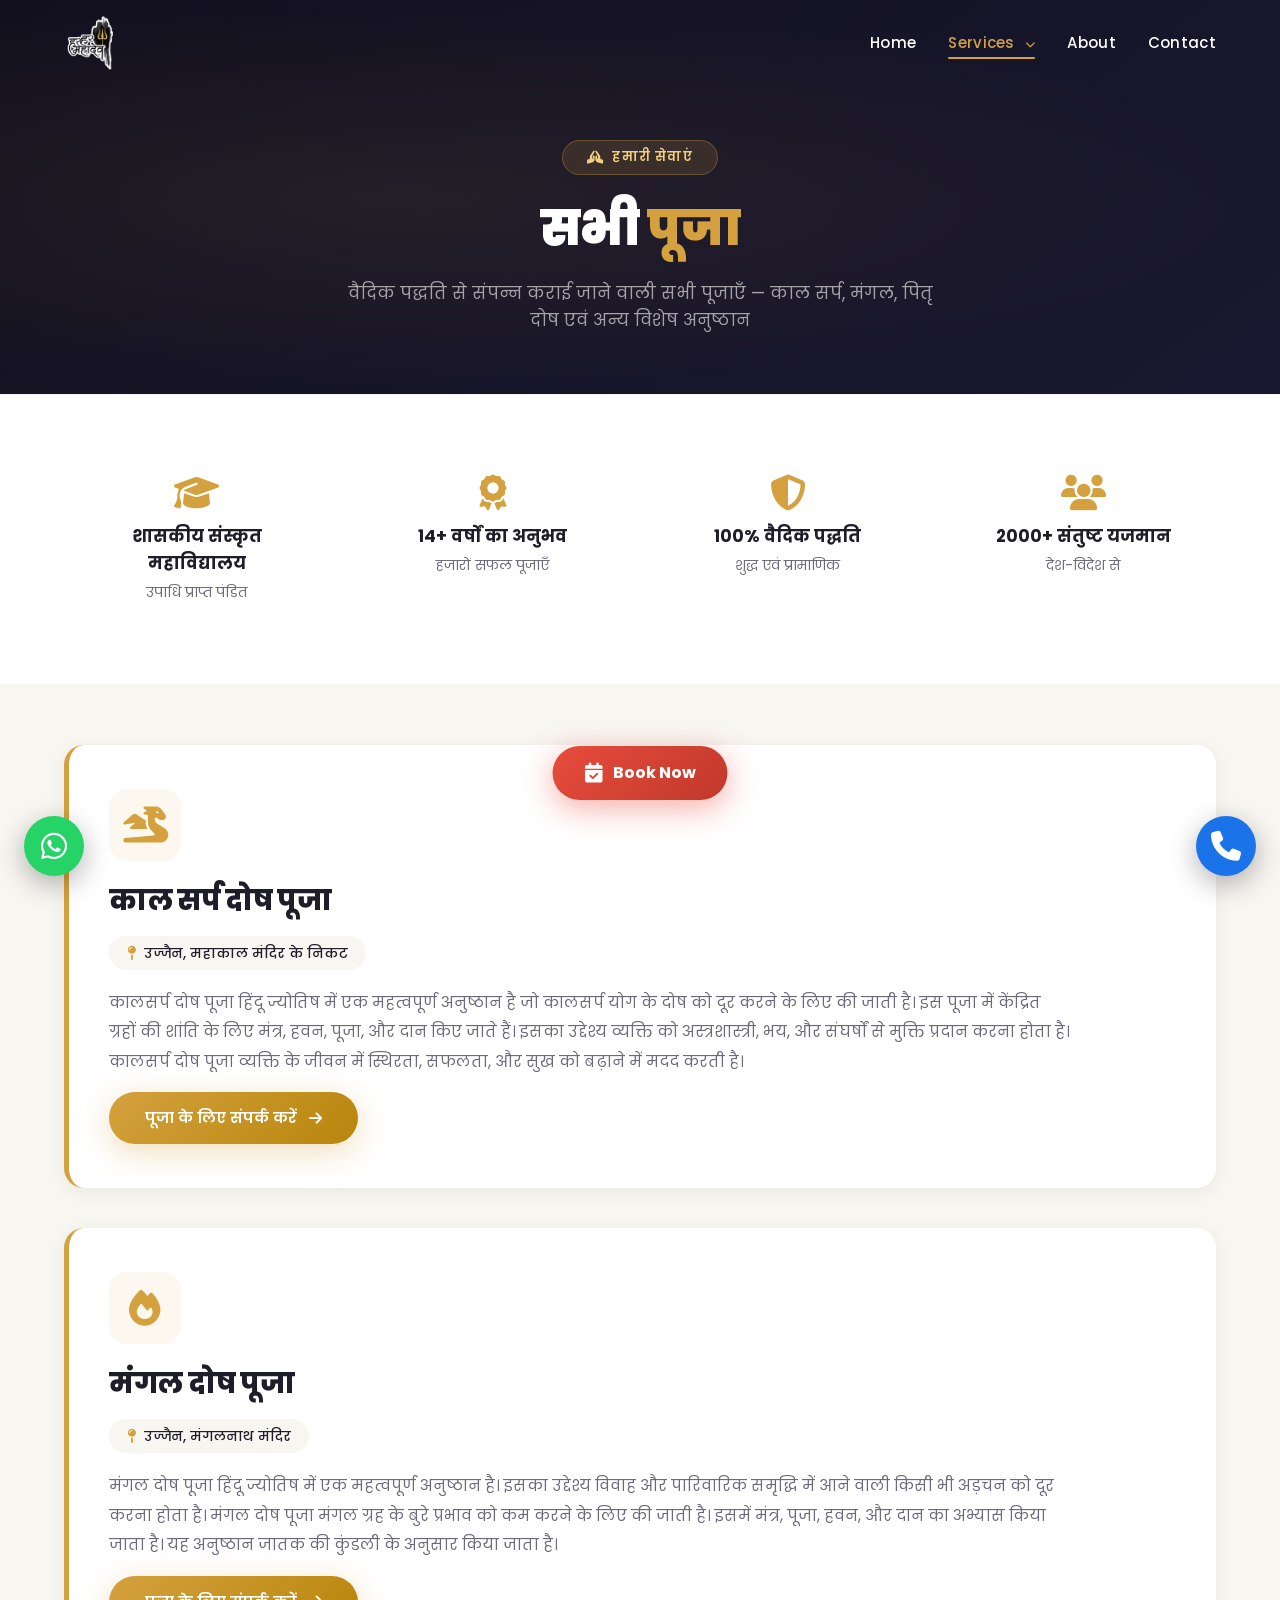
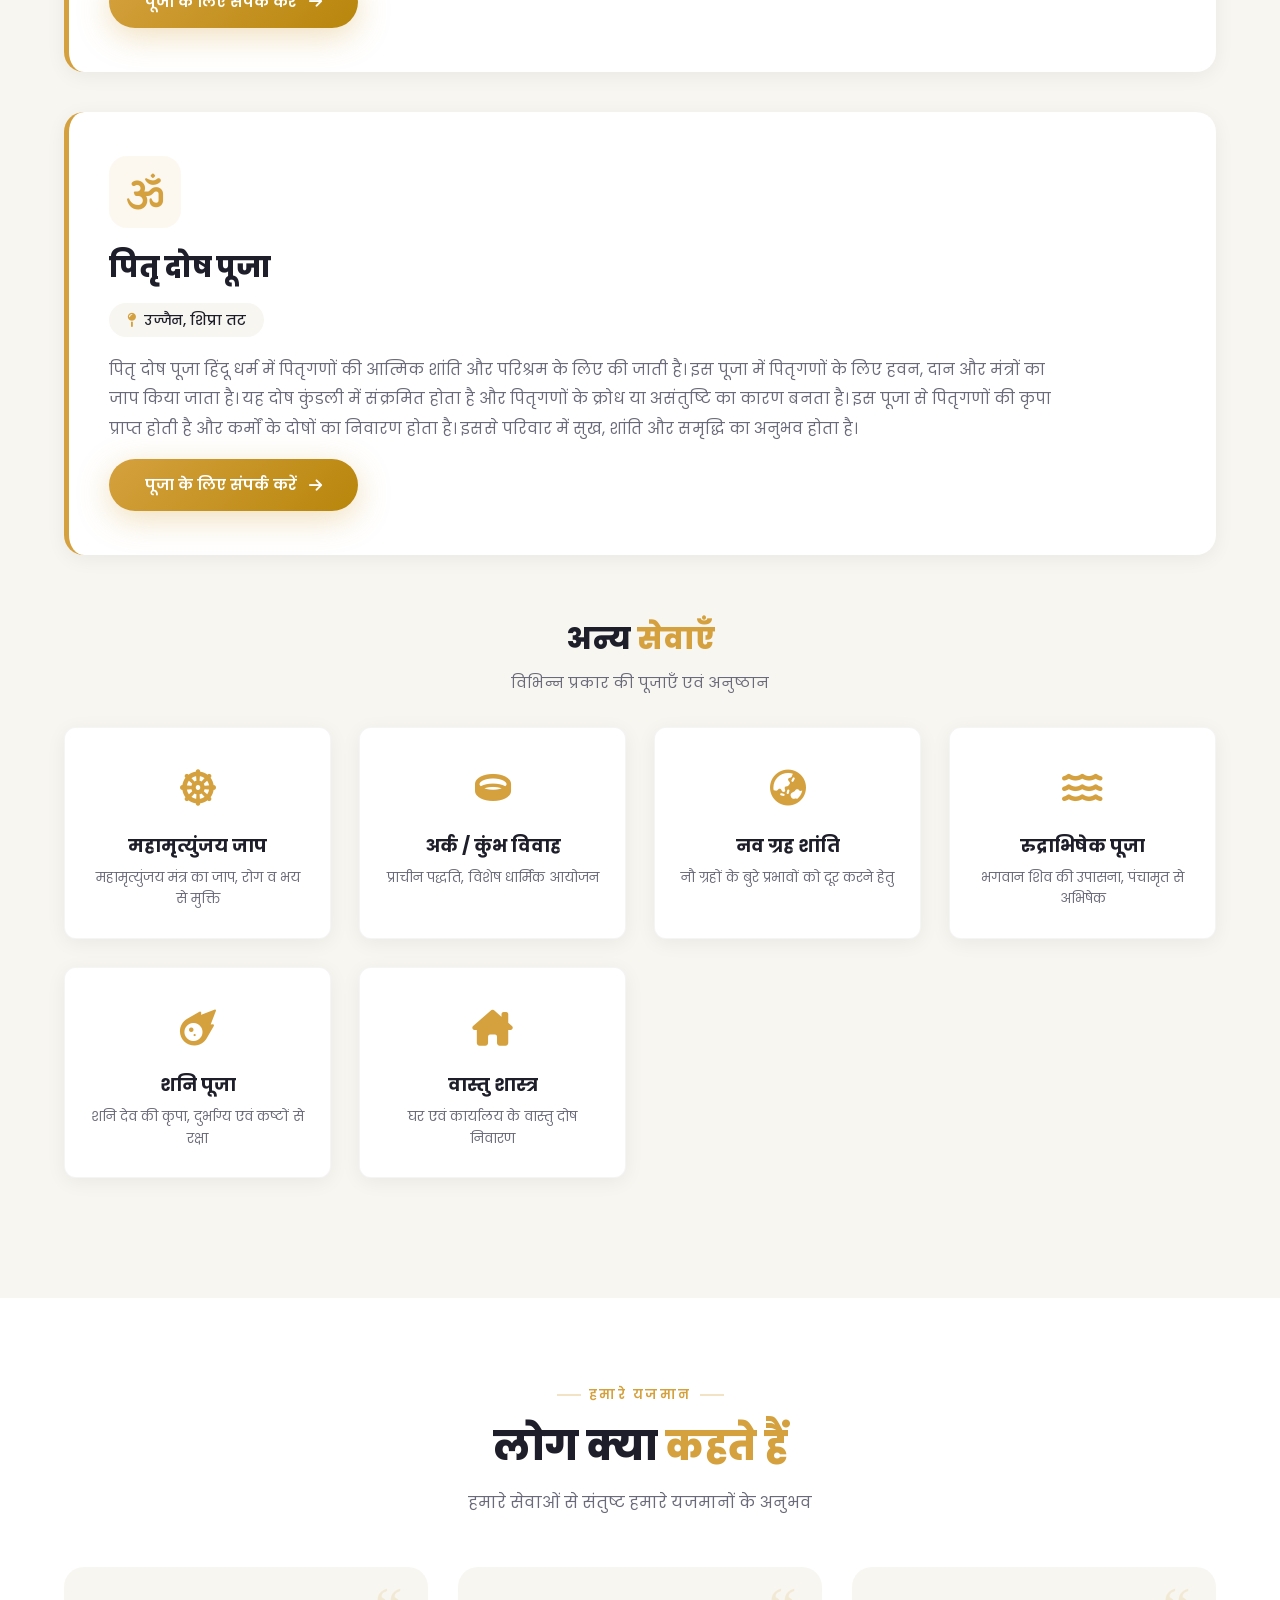
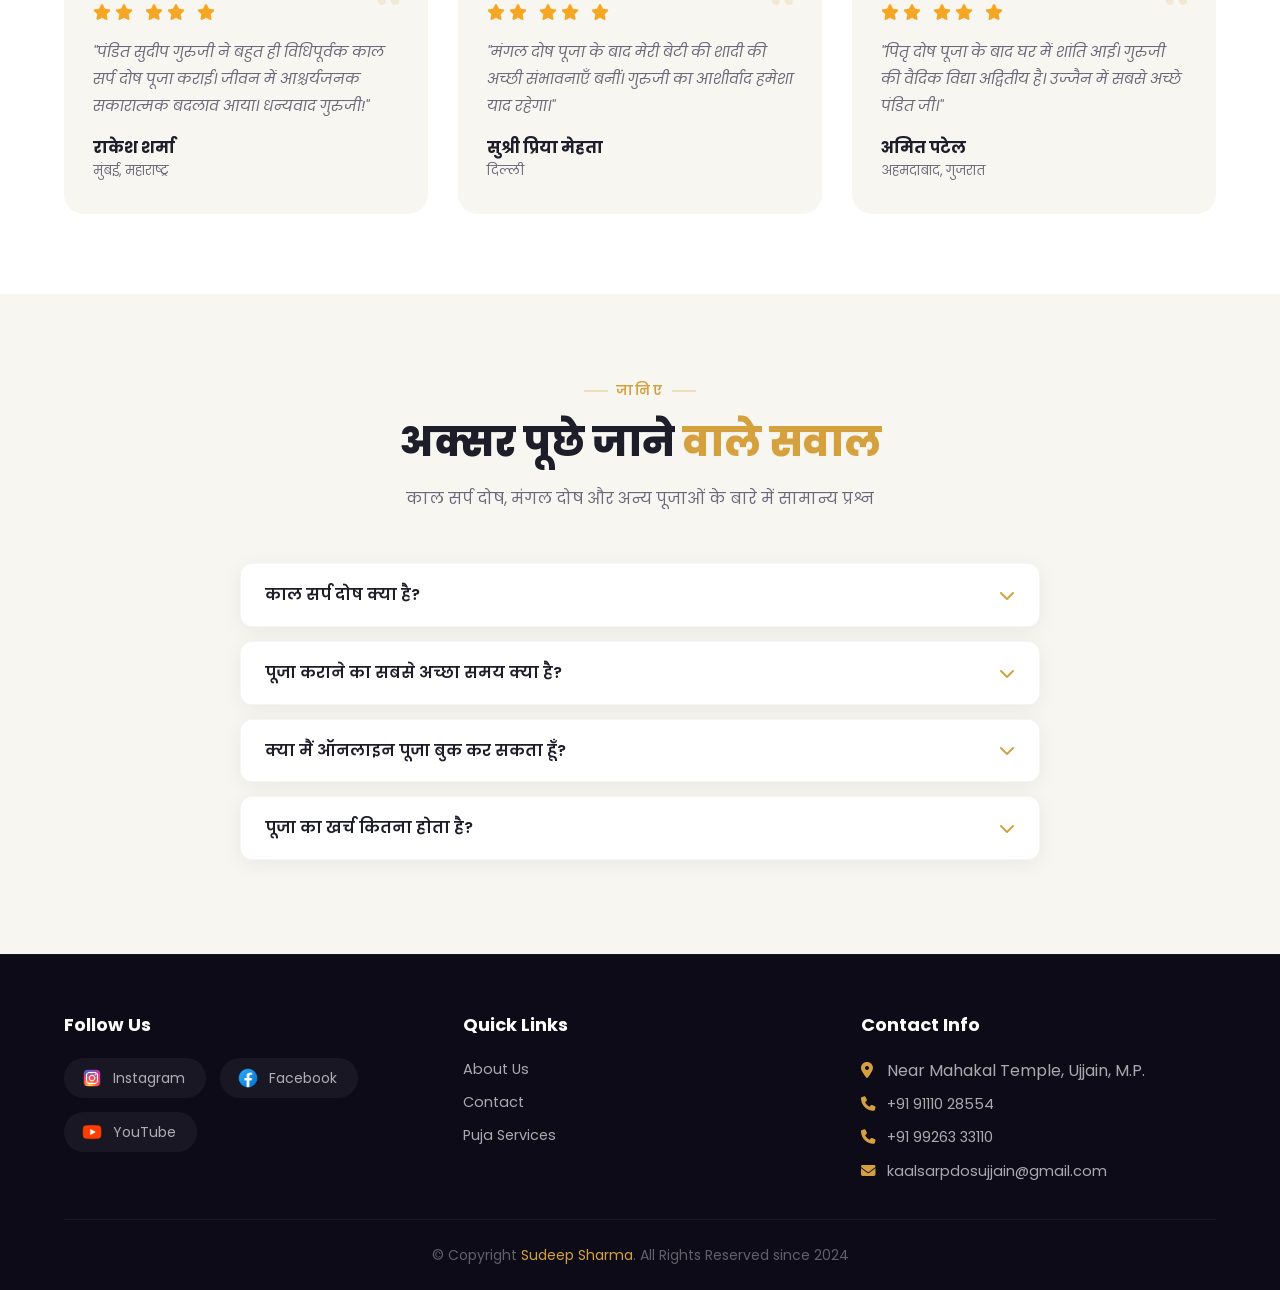
<file: Service.html>
<!DOCTYPE html>
<html lang="hi">
<head>
    <meta charset="UTF-8" />
    <meta name="viewport" content="width=device-width, initial-scale=1.0" />
    <title>हमारी सेवाएँ - काल सर्प दोष पूजा उज्जैन | पंडित सुदीप शर्मा</title>
    <link href="https://fonts.googleapis.com/css2?family=Annapurna+SIL:wght@400;700&family=Poppins:wght@300;400;500;600;700;800;900&display=swap" rel="stylesheet" />
    <link rel="stylesheet" href="https://cdnjs.cloudflare.com/ajax/libs/font-awesome/6.5.0/css/all.min.css" />
    <style>
        /* ============================================================
                   ROOT VARIABLES – PROFESSIONAL COLOR PALETTE
                   ============================================================ */
        :root {
            --gold: #d4a13e;
            --gold-dark: #b8860b;
            --gold-light: #f0d080;
            --gold-glow: rgba(212, 161, 62, 0.30);
            --dark: #0d0b18;
            --dark-soft: #1a1830;
            --dark-card: #1e1c2e;
            --dark-bg: #12101e;
            --cream: #f8f6f1;
            --white: #ffffff;
            --text-dark: #1e1e2a;
            --text-muted: #6a6a7a;
            --text-light: rgba(255, 255, 255, 0.80);
            --shadow-sm: 0 4px 20px rgba(0, 0, 0, 0.06);
            --shadow-md: 0 8px 40px rgba(0, 0, 0, 0.10);
            --shadow-lg: 0 20px 60px rgba(0, 0, 0, 0.30);
            --shadow-gold: 0 8px 32px rgba(212, 161, 62, 0.35);
            --radius: 20px;
            --radius-sm: 12px;
            --transition: 0.5s cubic-bezier(0.25, 0.46, 0.45, 0.94);
        }

        /* ============================================================
                   RESET & BASE
                   ============================================================ */
        * {
            margin: 0;
            padding: 0;
            box-sizing: border-box;
        }
        html {
            scroll-behavior: smooth;
        }
        body {
            font-family: 'Poppins', 'Annapurna SIL', sans-serif;
            background: var(--cream);
            color: var(--text-dark);
            overflow-x: hidden;
            line-height: 1.6;
        }
        a {
            text-decoration: none;
            color: inherit;
        }
        img {
            max-width: 100%;
            display: block;
        }
        .container {
            max-width: 1200px;
            margin: 0 auto;
            padding: 0 24px;
        }

        /* ============================================================
                   SCROLL PROGRESS BAR
                   ============================================================ */
        .scroll-progress {
            position: fixed;
            top: 0;
            left: 0;
            z-index: 10000;
            height: 3px;
            background: linear-gradient(90deg, var(--gold), var(--gold-dark));
            width: 0%;
            transition: width 0.1s ease;
            box-shadow: 0 0 20px rgba(212, 161, 62, 0.3);
        }

        /* ============================================================
                   SCROLLBAR
                   ============================================================ */
        ::-webkit-scrollbar {
            width: 8px;
        }
        ::-webkit-scrollbar-track {
            background: var(--dark);
        }
        ::-webkit-scrollbar-thumb {
            background: var(--gold);
            border-radius: 10px;
        }

        /* ============================================================
                   BACK TO TOP
                   ============================================================ */
        .backtotop {
            position: fixed;
            bottom: 100px;
            right: 28px;
            z-index: 999;
            opacity: 0;
            pointer-events: none;
            transition: opacity 0.4s;
        }
        .backtotop.visible {
            opacity: 1;
            pointer-events: auto;
        }
        .backtotop .scroll {
            display: flex;
            align-items: center;
            justify-content: center;
            width: 50px;
            height: 50px;
            border-radius: 50%;
            background: linear-gradient(135deg, var(--gold), var(--gold-dark));
            color: #fff;
            font-size: 20px;
            box-shadow: var(--shadow-gold);
            transition: var(--transition);
            position: relative;
            overflow: hidden;
        }
        .backtotop .scroll:hover {
            transform: scale(1.10) translateY(-4px);
            box-shadow: 0 12px 40px rgba(212, 161, 62, 0.5);
        }
        .backtotop .scroll i {
            position: absolute;
            left: 50%;
            transition: 0.3s;
        }
        .backtotop .scroll i:nth-child(1) {
            top: 50%;
            transform: translate(-50%, -50%);
        }
        .backtotop .scroll i:nth-child(2) {
            top: 120%;
            transform: translate(-50%, -50%);
            opacity: 0;
        }
        .backtotop .scroll:hover i:nth-child(1) {
            top: -20%;
            opacity: 0;
        }
        .backtotop .scroll:hover i:nth-child(2) {
            top: 50%;
            opacity: 1;
        }

        /* ============================================================
                   FLOATING WHATSAPP & PHONE
                   ============================================================ */
        .wp-float,
        .wp-float2 {
            position: fixed;
            z-index: 1000;
            width: 60px;
            height: 60px;
            border-radius: 50%;
            display: flex;
            align-items: center;
            justify-content: center;
            color: #fff;
            font-size: 30px;
            box-shadow: 0 8px 28px rgba(0, 0, 0, 0.3);
            transition: var(--transition);
            animation: pulse-float 2s infinite alternate;
        }
        .wp-float {
            bottom: 24px;
            left: 24px;
            background: #25D366;
        }
        .wp-float2 {
            bottom: 24px;
            right: 24px;
            background: #1a73e8;
        }
        .wp-float:hover,
        .wp-float2:hover {
            transform: scale(1.12);
        }
        @keyframes pulse-float {
            0% {
                transform: scale(1);
            }
            100% {
                transform: scale(1.06);
            }
        }

        /* ============================================================
                   BOOK NOW FLOATING BUTTON
                   ============================================================ */
        .book-float {
            position: fixed;
            bottom: 100px;
            left: 50%;
            transform: translateX(-50%);
            z-index: 999;
            display: flex;
            align-items: center;
            gap: 10px;
            background: linear-gradient(135deg, #e74c3c, #c0392b);
            color: #fff;
            padding: 14px 32px;
            border-radius: 60px;
            font-weight: 700;
            font-size: 16px;
            box-shadow: 0 8px 32px rgba(231, 76, 60, 0.45);
            transition: var(--transition);
            animation: pulse-book 2.5s infinite alternate;
            text-decoration: none;
        }
        .book-float:hover {
            transform: translateX(-50%) scale(1.06);
            box-shadow: 0 12px 48px rgba(231, 76, 60, 0.6);
        }
        .book-float i {
            font-size: 20px;
        }
        @keyframes pulse-book {
            0% {
                box-shadow: 0 8px 32px rgba(231, 76, 60, 0.35);
            }
            100% {
                box-shadow: 0 8px 48px rgba(231, 76, 60, 0.65);
            }
        }
        @media (max-width: 768px) {
            .book-float {
                bottom: 85px;
                padding: 12px 24px;
                font-size: 14px;
            }
        }
        @media (max-width: 480px) {
            .book-float {
                bottom: 75px;
                padding: 10px 18px;
                font-size: 12px;
                gap: 6px;
            }
        }

        /* ============================================================
                   NAVBAR
                   ============================================================ */
        .navbar {
            position: fixed;
            top: 0;
            left: 0;
            right: 0;
            z-index: 999;
            padding: 16px 0;
            transition: var(--transition);
            background: transparent;
        }
        .navbar.scrolled {
            background: rgba(13, 11, 24, 0.94);
            backdrop-filter: blur(16px);
            box-shadow: 0 4px 30px rgba(0, 0, 0, 0.3);
            padding: 10px 0;
        }
        .navbar .container {
            display: flex;
            align-items: center;
            justify-content: space-between;
        }
        .navbar-brand img {
            height: 54px;
            width: auto;
            transition: var(--transition);
        }
        .navbar.scrolled .navbar-brand img {
            height: 46px;
        }
        .nav-links {
            display: flex;
            align-items: center;
            gap: 32px;
            list-style: none;
        }
        .nav-links a {
            color: #fff;
            font-weight: 500;
            font-size: 15px;
            letter-spacing: 0.3px;
            position: relative;
            padding: 4px 0;
            transition: var(--transition);
        }
        .nav-links a::after {
            content: '';
            position: absolute;
            bottom: -2px;
            left: 0;
            width: 0;
            height: 2.5px;
            background: var(--gold);
            transition: var(--transition);
            border-radius: 4px;
        }
        .nav-links a:hover::after,
        .nav-links a.active::after {
            width: 100%;
        }
        .nav-links a:hover,
        .nav-links a.active {
            color: var(--gold);
        }
        .nav-links .dropdown {
            position: relative;
        }
        .nav-links .dropdown-menu {
            position: absolute;
            top: 130%;
            left: 0;
            background: rgba(20, 18, 30, 0.96);
            backdrop-filter: blur(14px);
            border-radius: var(--radius-sm);
            padding: 12px 0;
            min-width: 220px;
            opacity: 0;
            visibility: hidden;
            transform: translateY(12px);
            transition: var(--transition);
            list-style: none;
            box-shadow: var(--shadow-lg);
            border: 1px solid rgba(255, 255, 255, 0.06);
        }
        .nav-links .dropdown:hover .dropdown-menu {
            opacity: 1;
            visibility: visible;
            transform: translateY(0);
        }
        .nav-links .dropdown-menu a {
            display: block;
            padding: 10px 28px;
            color: #eee;
            font-weight: 400;
            font-size: 14px;
            border-left: 3px solid transparent;
            transition: var(--transition);
        }
        .nav-links .dropdown-menu a:hover {
            background: rgba(212, 161, 62, 0.10);
            color: var(--gold);
            border-left-color: var(--gold);
        }
        .nav-toggle {
            display: none;
            flex-direction: column;
            gap: 5px;
            cursor: pointer;
            background: none;
            border: none;
            padding: 6px;
        }
        .nav-toggle span {
            display: block;
            width: 28px;
            height: 3px;
            background: #fff;
            border-radius: 4px;
            transition: var(--transition);
        }
        .nav-toggle.active span:nth-child(1) {
            transform: rotate(45deg) translate(6px, 7px);
        }
        .nav-toggle.active span:nth-child(2) {
            opacity: 0;
            transform: scaleX(0);
        }
        .nav-toggle.active span:nth-child(3) {
            transform: rotate(-45deg) translate(6px, -7px);
        }

        /* ============================================================
                   PAGE BANNER
                   ============================================================ */
        .page-banner {
            position: relative;
            padding: 140px 0 60px;
            background: linear-gradient(145deg, var(--dark-bg), var(--dark-soft));
            text-align: center;
            color: #fff;
            overflow: hidden;
        }
        .page-banner::after {
            content: '';
            position: absolute;
            inset: 0;
            background: radial-gradient(ellipse at 30% 50%, rgba(212, 161, 62, 0.08) 0%, transparent 70%);
            pointer-events: none;
        }
        .page-banner .container {
            position: relative;
            z-index: 2;
        }
        .page-banner .badge {
            display: inline-flex;
            align-items: center;
            gap: 8px;
            background: rgba(212, 161, 62, 0.15);
            border: 1px solid rgba(212, 161, 62, 0.30);
            color: var(--gold-light);
            padding: 6px 24px;
            border-radius: 50px;
            font-size: 13px;
            font-weight: 600;
            letter-spacing: 1.2px;
            text-transform: uppercase;
            margin-bottom: 16px;
            backdrop-filter: blur(6px);
        }
        .page-banner h1 {
            font-size: 48px;
            font-weight: 900;
            margin-bottom: 12px;
            letter-spacing: -0.5px;
        }
        .page-banner h1 span {
            color: var(--gold);
        }
        .page-banner p {
            color: rgba(255, 255, 255, 0.60);
            max-width: 600px;
            margin: 0 auto;
            font-size: 17px;
        }

        /* ============================================================
                   TRUST BADGES
                   ============================================================ */
        .trust-section {
            padding: 60px 0;
            background: #fff;
            border-top: 1px solid rgba(0, 0, 0, 0.04);
            border-bottom: 1px solid rgba(0, 0, 0, 0.04);
        }
        .trust-grid {
            display: grid;
            grid-template-columns: repeat(4, 1fr);
            gap: 30px;
        }
        .trust-item {
            text-align: center;
            padding: 20px;
            transition: var(--transition);
            border-radius: var(--radius-sm);
        }
        .trust-item:hover {
            transform: translateY(-4px);
            background: var(--cream);
        }
        .trust-item i {
            font-size: 36px;
            color: var(--gold);
            margin-bottom: 12px;
            display: inline-block;
        }
        .trust-item h4 {
            font-size: 17px;
            font-weight: 700;
            margin-bottom: 4px;
        }
        .trust-item p {
            font-size: 14px;
            color: var(--text-muted);
        }
        @media (max-width: 768px) {
            .trust-grid {
                grid-template-columns: repeat(2, 1fr);
                gap: 20px;
            }
        }
        @media (max-width: 480px) {
            .trust-grid {
                grid-template-columns: 1fr 1fr;
                gap: 14px;
            }
            .trust-item i {
                font-size: 28px;
            }
            .trust-item h4 {
                font-size: 14px;
            }
        }

        /* ============================================================
                   SERVICE DETAIL CARDS
                   ============================================================ */
        .services-detail-section {
            padding: 60px 0 80px;
            background: var(--cream);
        }
        .service-detail-card {
            background: #fff;
            border-radius: var(--radius);
            padding: 44px 40px;
            margin-bottom: 40px;
            box-shadow: var(--shadow-sm);
            transition: var(--transition);
            border-left: 5px solid var(--gold);
            position: relative;
            overflow: hidden;
        }
        .service-detail-card:hover {
            box-shadow: var(--shadow-md);
            transform: translateY(-4px);
        }
        .service-detail-card .icon-wrap {
            display: inline-flex;
            align-items: center;
            justify-content: center;
            width: 72px;
            height: 72px;
            background: rgba(212, 161, 62, 0.08);
            border-radius: 18px;
            font-size: 36px;
            color: var(--gold);
            margin-bottom: 18px;
        }
        .service-detail-card h3 {
            font-size: 28px;
            font-weight: 800;
            margin-bottom: 12px;
            letter-spacing: -0.3px;
        }
        .service-detail-card p {
            color: var(--text-muted);
            font-size: 15.5px;
            line-height: 1.9;
            margin-bottom: 16px;
            max-width: 90%;
        }
        .service-detail-card .location-tag {
            display: inline-flex;
            align-items: center;
            gap: 8px;
            background: var(--cream);
            padding: 6px 18px;
            border-radius: 40px;
            font-size: 14px;
            color: var(--text-dark);
            font-weight: 500;
            margin-bottom: 18px;
        }
        .service-detail-card .location-tag i {
            color: var(--gold);
        }
        .service-detail-card .btn-gold {
            display: inline-flex;
            align-items: center;
            gap: 12px;
            background: linear-gradient(135deg, var(--gold), var(--gold-dark));
            color: #fff;
            padding: 14px 36px;
            border-radius: 60px;
            font-weight: 600;
            font-size: 15px;
            border: none;
            cursor: pointer;
            transition: var(--transition);
            box-shadow: var(--shadow-gold);
            position: relative;
            overflow: hidden;
        }
        .service-detail-card .btn-gold::before {
            content: '';
            position: absolute;
            inset: 0;
            background: linear-gradient(135deg, var(--gold-dark), var(--gold));
            opacity: 0;
            transition: var(--transition);
        }
        .service-detail-card .btn-gold:hover::before {
            opacity: 1;
        }
        .service-detail-card .btn-gold:hover {
            transform: translateY(-3px) scale(1.02);
            box-shadow: 0 14px 44px rgba(212, 161, 62, 0.5);
        }
        .service-detail-card .btn-gold span,
        .service-detail-card .btn-gold i {
            position: relative;
            z-index: 1;
        }
        @media (max-width: 768px) {
            .service-detail-card {
                padding: 32px 24px;
            }
            .service-detail-card p {
                max-width: 100%;
            }
            .service-detail-card h3 {
                font-size: 24px;
            }
        }

        /* ============================================================
                   EXTRA SERVICES GRID
                   ============================================================ */
        .extra-services-block {
            padding: 20px 0 40px;
        }
        .extra-services-block h3 {
            text-align: center;
            font-size: 30px;
            font-weight: 800;
            margin-bottom: 8px;
        }
        .extra-services-block h3 span {
            color: var(--gold);
        }
        .extra-services-block .sub-text {
            text-align: center;
            color: var(--text-muted);
            margin-bottom: 32px;
            font-size: 15px;
        }
        .extra-grid {
            display: grid;
            grid-template-columns: repeat(auto-fit, minmax(220px, 1fr));
            gap: 28px;
        }
        .extra-item {
            background: #fff;
            border-radius: var(--radius-sm);
            padding: 32px 24px 28px;
            text-align: center;
            transition: var(--transition);
            border: 1px solid rgba(0, 0, 0, 0.04);
            box-shadow: var(--shadow-sm);
        }
        .extra-item:hover {
            border-color: var(--gold);
            transform: translateY(-6px);
            box-shadow: var(--shadow-md);
        }
        .extra-item .icon {
            font-size: 36px;
            color: var(--gold);
            margin-bottom: 14px;
            display: inline-block;
        }
        .extra-item h4 {
            font-size: 18px;
            font-weight: 700;
            margin-bottom: 6px;
        }
        .extra-item p {
            font-size: 13.5px;
            color: var(--text-muted);
            line-height: 1.6;
        }

        /* ============================================================
                   TESTIMONIALS SECTION
                   ============================================================ */
        .testimonials-section {
            padding: 80px 0;
            background: #fff;
        }
        .testimonials-grid {
            display: grid;
            grid-template-columns: repeat(auto-fit, minmax(300px, 1fr));
            gap: 30px;
        }
        .testimonial-card {
            background: var(--cream);
            padding: 32px 28px;
            border-radius: var(--radius);
            transition: var(--transition);
            border: 1px solid transparent;
            position: relative;
        }
        .testimonial-card::before {
            content: '\201C';
            position: absolute;
            top: 10px;
            right: 24px;
            font-size: 64px;
            color: var(--gold);
            opacity: 0.15;
            font-family: Georgia, serif;
            line-height: 1;
        }
        .testimonial-card:hover {
            border-color: var(--gold);
            transform: translateY(-6px);
            box-shadow: var(--shadow-md);
        }
        .testimonial-card .stars {
            color: #f5a623;
            margin-bottom: 12px;
            letter-spacing: 4px;
        }
        .testimonial-card p {
            font-size: 15px;
            line-height: 1.8;
            color: var(--text-muted);
            margin-bottom: 16px;
            font-style: italic;
        }
        .testimonial-card .client-info {
            display: flex;
            flex-direction: column;
        }
        .testimonial-card .client-info strong {
            font-weight: 700;
            color: var(--text-dark);
        }
        .testimonial-card .client-info span {
            font-size: 13px;
            color: var(--text-muted);
        }

        /* ============================================================
                   FAQ SECTION
                   ============================================================ */
        .faq-section {
            padding: 80px 0;
            background: var(--cream);
        }
        .faq-list {
            max-width: 800px;
            margin: 0 auto;
        }
        .faq-item {
            background: #fff;
            border-radius: var(--radius-sm);
            margin-bottom: 14px;
            box-shadow: var(--shadow-sm);
            overflow: hidden;
            border: 1px solid rgba(0, 0, 0, 0.04);
            transition: var(--transition);
        }
        .faq-item:hover {
            border-color: var(--gold);
        }
        .faq-question {
            display: flex;
            justify-content: space-between;
            align-items: center;
            padding: 18px 24px;
            font-weight: 600;
            font-size: 16px;
            cursor: pointer;
            color: var(--text-dark);
            transition: var(--transition);
        }
        .faq-question:hover {
            color: var(--gold);
        }
        .faq-question i {
            transition: var(--transition);
            color: var(--gold);
        }
        .faq-item.active .faq-question i {
            transform: rotate(180deg);
        }
        .faq-answer {
            max-height: 0;
            overflow: hidden;
            transition: max-height 0.4s ease, padding 0.3s ease;
            padding: 0 24px;
            color: var(--text-muted);
            font-size: 15px;
            line-height: 1.8;
        }
        .faq-item.active .faq-answer {
            max-height: 300px;
            padding: 0 24px 18px;
        }

        /* ============================================================
                   FOOTER
                   ============================================================ */
        footer {
            background: var(--dark);
            color: rgba(255, 255, 255, 0.65);
            padding: 56px 0 24px;
            border-top: 1px solid rgba(255, 255, 255, 0.04);
        }
        footer .footer-grid {
            display: grid;
            grid-template-columns: repeat(auto-fit, minmax(200px, 1fr));
            gap: 44px;
            margin-bottom: 36px;
        }
        footer h5 {
            color: #fff;
            font-weight: 700;
            font-size: 18px;
            margin-bottom: 18px;
        }
        footer .footer-links {
            display: flex;
            flex-direction: column;
            gap: 10px;
        }
        footer .footer-links a {
            transition: var(--transition);
            font-size: 14.5px;
        }
        footer .footer-links a:hover {
            color: var(--gold);
            padding-left: 6px;
        }
        footer .social-links {
            display: flex;
            flex-wrap: wrap;
            gap: 14px;
        }
        footer .social-links a {
            display: inline-flex;
            align-items: center;
            gap: 10px;
            background: rgba(255, 255, 255, 0.05);
            padding: 8px 20px 8px 16px;
            border-radius: 40px;
            transition: var(--transition);
            font-size: 14px;
            border: 1px solid transparent;
        }
        footer .social-links a:hover {
            background: rgba(212, 161, 62, 0.12);
            color: var(--gold);
            border-color: rgba(212, 161, 62, 0.20);
            transform: translateY(-2px);
        }
        footer .social-links a img {
            width: 22px;
            height: 22px;
        }
        footer .copyright {
            text-align: center;
            padding-top: 24px;
            border-top: 1px solid rgba(255, 255, 255, 0.06);
            font-size: 14px;
            color: rgba(255, 255, 255, 0.35);
        }
        footer .copyright span {
            color: var(--gold);
        }

        /* ============================================================
                   RESPONSIVE
                   ============================================================ */
        @media (max-width: 992px) {
            .page-banner h1 {
                font-size: 38px;
            }
        }

        @media (max-width: 768px) {
            .nav-links {
                position: fixed;
                top: 0;
                right: -100%;
                width: 290px;
                height: 100vh;
                background: rgba(13, 11, 24, 0.98);
                backdrop-filter: blur(20px);
                flex-direction: column;
                padding: 100px 36px 40px;
                gap: 18px;
                transition: var(--transition);
                align-items: flex-start;
                box-shadow: -8px 0 48px rgba(0, 0, 0, 0.5);
                border-left: 1px solid rgba(255, 255, 255, 0.05);
            }
            .nav-links.open {
                right: 0;
            }
            .nav-toggle {
                display: flex;
            }
            .nav-links .dropdown-menu {
                position: static;
                background: transparent;
                backdrop-filter: none;
                padding: 6px 0 6px 18px;
                opacity: 1;
                visibility: visible;
                transform: none;
                box-shadow: none;
                border: none;
                display: none;
            }
            .nav-links .dropdown:hover .dropdown-menu {
                display: block;
            }
            .page-banner {
                padding: 120px 0 40px;
            }
            .page-banner h1 {
                font-size: 30px;
            }
            .extra-grid {
                grid-template-columns: 1fr 1fr;
            }
            .wp-float,
            .wp-float2 {
                width: 52px;
                height: 52px;
                font-size: 24px;
            }
            .backtotop {
                bottom: 84px;
                right: 16px;
            }
            .backtotop .scroll {
                width: 44px;
                height: 44px;
                font-size: 17px;
            }
            .trust-grid {
                grid-template-columns: repeat(2, 1fr);
            }
        }

        @media (max-width: 480px) {
            .page-banner h1 {
                font-size: 24px;
            }
            .extra-grid {
                grid-template-columns: 1fr;
            }
            footer .footer-grid {
                grid-template-columns: 1fr;
                gap: 28px;
            }
            .service-detail-card .btn-gold {
                width: 100%;
                justify-content: center;
            }
            .trust-grid {
                grid-template-columns: 1fr 1fr;
                gap: 14px;
            }
        }

        /* ============================================================
                   SECTION TITLES
                   ============================================================ */
        .section-title {
            text-align: center;
            margin-bottom: 52px;
        }
        .section-title .sub {
            display: inline-flex;
            align-items: center;
            gap: 8px;
            color: var(--gold);
            font-weight: 600;
            font-size: 13px;
            letter-spacing: 2.5px;
            text-transform: uppercase;
            margin-bottom: 8px;
        }
        .section-title .sub::before,
        .section-title .sub::after {
            content: '';
            width: 24px;
            height: 2px;
            background: var(--gold);
            opacity: 0.3;
        }
        .section-title h2 {
            font-size: 40px;
            font-weight: 800;
            color: var(--text-dark);
            letter-spacing: -0.5px;
        }
        .section-title h2 span {
            color: var(--gold);
        }
        .section-title p {
            color: var(--text-muted);
            max-width: 600px;
            margin: 12px auto 0;
            font-size: 16px;
        }

        /* ============================================================
                   FADE-UP UTILITY
                   ============================================================ */
        .fade-up {
            opacity: 0;
            transform: translateY(30px);
            transition: opacity 0.8s ease, transform 0.8s ease;
        }
        .fade-up.visible {
            opacity: 1;
            transform: translateY(0);
        }
    </style>
</head>
<body>

    <!-- ===== SCROLL PROGRESS BAR ===== -->
    <div class="scroll-progress" id="scrollProgress"></div>

    <!-- ===== WHATSAPP & PHONE ===== -->
    <a href="https://api.whatsapp.com/send?phone=919111028554&text=*%F0%9F%99%8F%F0%9F%99%8F%E0%A4%9C%E0%A4%AF%20%E0%A4%B6%E0%A5%8D%E0%A4%B0%E0%A5%80%20%E0%A4%AE%E0%A4%B9%E0%A4%BE%E0%A4%95%E0%A4%BE%E0%A4%B2%F0%9F%99%8F%F0%9F%99%8F*" class="wp-float" target="_blank" aria-label="WhatsApp">
        <i class="fab fa-whatsapp"></i>
    </a>
    <a href="tel:+919111028554" class="wp-float2" aria-label="Call">
        <i class="fas fa-phone"></i>
    </a>

    <!-- ===== BOOK NOW FLOATING BUTTON ===== -->
    <a href="tel:+919111028554" class="book-float" aria-label="Book Now">
        <i class="fas fa-calendar-check"></i>
        <span>Book Now</span>
    </a>

    <!-- ===== BACK TO TOP ===== -->
    <div class="backtotop" id="backTop">
        <a href="#" class="scroll" aria-label="Back to top">
            <i class="fas fa-arrow-up"></i>
            <i class="fas fa-arrow-up"></i>
        </a>
    </div>

    <!-- ===== NAVBAR ===== -->
    <nav class="navbar" id="navbar">
        <div class="container">
            <a href="index.html" class="navbar-brand">
                <img src="./logo/logo1.png" alt="Pandit Sudeep Sharma Logo" />
            </a>
            <button class="nav-toggle" id="navToggle" aria-label="Toggle menu">
                <span></span><span></span><span></span>
            </button>
            <ul class="nav-links" id="navLinks">
                <li><a href="index.html">Home</a></li>
                <li class="dropdown">
                    <a href="Service.html" class="active">Services <i class="fas fa-chevron-down" style="font-size:10px;margin-left:6px;"></i></a>
                    <ul class="dropdown-menu">
                        <li><a href="#kaal-sarp">काल सर्प दोष पूजा</a></li>
                        <li><a href="#mangal">मंगल दोष पूजा</a></li>
                        <li><a href="#pitra">पितृ दोष पूजा</a></li>
                        <li><a href="#all">सभी पूजा</a></li>
                    </ul>
                </li>
                <li><a href="About.html">About</a></li>
                <li><a href="Contact.html">Contact</a></li>
            </ul>
        </div>
    </nav>

    <!-- ===== PAGE BANNER ===== -->
    <section class="page-banner">
        <div class="container">
            <div class="badge"><i class="fas fa-hands-praying"></i> हमारी सेवाएं</div>
            <h1>सभी <span>पूजा</span></h1>
            <p>वैदिक पद्धति से संपन्न कराई जाने वाली सभी पूजाएँ — काल सर्प, मंगल, पितृ दोष एवं अन्य विशेष अनुष्ठान</p>
        </div>
    </section>

    <!-- ===== TRUST BADGES ===== -->
    <section class="trust-section">
        <div class="container">
            <div class="trust-grid">
                <div class="trust-item fade-up">
                    <i class="fas fa-graduation-cap"></i>
                    <h4>शासकीय संस्कृत महाविद्यालय</h4>
                    <p>उपाधि प्राप्त पंडित</p>
                </div>
                <div class="trust-item fade-up">
                    <i class="fas fa-award"></i>
                    <h4>14+ वर्षों का अनुभव</h4>
                    <p>हजारों सफल पूजाएँ</p>
                </div>
                <div class="trust-item fade-up">
                    <i class="fas fa-shield-alt"></i>
                    <h4>100% वैदिक पद्धति</h4>
                    <p>शुद्ध एवं प्रामाणिक</p>
                </div>
                <div class="trust-item fade-up">
                    <i class="fas fa-users"></i>
                    <h4>2000+ संतुष्ट यजमान</h4>
                    <p>देश-विदेश से</p>
                </div>
            </div>
        </div>
    </section>

    <!-- ===== SERVICES DETAIL ===== -->
    <section class="services-detail-section" id="services">
        <div class="container">

            <!-- Kaal Sarp -->
            <div class="service-detail-card fade-up" id="kaal-sarp">
                <div class="icon-wrap"><i class="fas fa-dragon"></i></div>
                <h3>काल सर्प दोष पूजा</h3>
                <div class="location-tag"><i class="fas fa-map-pin"></i> उज्जैन, महाकाल मंदिर के निकट</div>
                <p>कालसर्प दोष पूजा हिंदू ज्योतिष में एक महत्वपूर्ण अनुष्ठान है जो कालसर्प योग के दोष को दूर करने के लिए की जाती है। इस पूजा में केंद्रित ग्रहों की शांति के लिए मंत्र, हवन, पूजा, और दान किए जाते हैं। इसका उद्देश्य व्यक्ति को अस्त्रशास्त्री, भय, और संघर्षों से मुक्ति प्रदान करना होता है। कालसर्प दोष पूजा व्यक्ति के जीवन में स्थिरता, सफलता, और सुख को बढ़ाने में मदद करती है।</p>
                <a href="https://api.whatsapp.com/send?phone=919111028554&text=*%F0%9F%99%8F%F0%9F%99%8F%E0%A4%9C%E0%A4%AF%20%E0%A4%B6%E0%A5%8D%E0%A4%B0%E0%A5%80%20%E0%A4%AE%E0%A4%B9%E0%A4%BE%E0%A4%95%E0%A4%BE%E0%A4%B2%F0%9F%99%8F%F0%9F%99%8F*%20%0A%E0%A4%AA%E0%A4%82%E0%A4%A1%E0%A4%BF%E0%A4%A4%20%E0%A4%9C%E0%A5%80%20%E0%A4%AE%E0%A5%81%E0%A4%9D%E0%A5%87%20%E0%A4%95%E0%A4%BE%E0%A4%B2%20%E0%A4%B8%E0%A4%B0%E0%A5%8D%E0%A4%AA%20%E0%A4%A6%E0%A5%8B%E0%A4%B7%20%E0%A4%A8%E0%A4%BF%E0%A4%B5%E0%A4%BE%E0%A4%B0%E0%A4%A3%20%E0%A4%B9%E0%A5%87%E0%A4%A4%E0%A5%81%20%E0%A4%AA%E0%A5%82%E0%A4%9C%E0%A4%A8%20%E0%A4%95%E0%A4%B0%E0%A4%B5%E0%A4%BE%E0%A4%A8%E0%A4%BE%20%E0%A4%B9%E0%A5%88%E0%A5%A4" class="btn-gold" target="_blank">
                    <span>पूजा के लिए संपर्क करें</span>
                    <i class="fas fa-arrow-right"></i>
                </a>
            </div>

            <!-- Mangal -->
            <div class="service-detail-card fade-up" id="mangal">
                <div class="icon-wrap"><i class="fas fa-fire"></i></div>
                <h3>मंगल दोष पूजा</h3>
                <div class="location-tag"><i class="fas fa-map-pin"></i> उज्जैन, मंगलनाथ मंदिर</div>
                <p>मंगल दोष पूजा हिंदू ज्योतिष में एक महत्वपूर्ण अनुष्ठान है। इसका उद्देश्य विवाह और पारिवारिक समृद्धि में आने वाली किसी भी अड़चन को दूर करना होता है। मंगल दोष पूजा मंगल ग्रह के बुरे प्रभाव को कम करने के लिए की जाती है। इसमें मंत्र, पूजा, हवन, और दान का अभ्यास किया जाता है। यह अनुष्ठान जातक की कुंडली के अनुसार किया जाता है।</p>
                <a href="https://api.whatsapp.com/send?phone=919111028554&text=*%F0%9F%99%8F%F0%9F%99%8F%E0%A4%9C%E0%A4%AF%20%E0%A4%B6%E0%A5%8D%E0%A4%B0%E0%A5%80%20%E0%A4%AE%E0%A4%B9%E0%A4%BE%E0%A4%95%E0%A4%BE%E0%A4%B2%F0%9F%99%8F%F0%9F%99%8F*%20%0A%E0%A4%AA%E0%A4%82%E0%A4%A1%E0%A4%BF%E0%A4%A4%20%E0%A4%9C%E0%A5%80%20%E0%A4%AE%E0%A5%81%E0%A4%9D%E0%A5%87%20%E0%A4%AE%E0%A4%82%E0%A4%97%E0%A4%B2%20%E0%A4%A6%E0%A5%8B%E0%A4%B7%20%E0%A4%A8%E0%A4%BF%E0%A4%B5%E0%A4%BE%E0%A4%B0%E0%A4%A3%20%E0%A4%B9%E0%A5%87%E0%A4%A4%E0%A5%81%20%E0%A4%AA%E0%A5%82%E0%A4%9C%E0%A4%A8%20%E0%A4%95%E0%A4%B0%E0%A4%B5%E0%A4%BE%E0%A4%A8%E0%A4%BE%20%E0%A4%B9%E0%A5%88%E0%A5%A4" class="btn-gold" target="_blank">
                    <span>पूजा के लिए संपर्क करें</span>
                    <i class="fas fa-arrow-right"></i>
                </a>
            </div>

            <!-- Pitra -->
            <div class="service-detail-card fade-up" id="pitra">
                <div class="icon-wrap"><i class="fas fa-om"></i></div>
                <h3>पितृ दोष पूजा</h3>
                <div class="location-tag"><i class="fas fa-map-pin"></i> उज्जैन, शिप्रा तट</div>
                <p>पितृ दोष पूजा हिंदू धर्म में पितृगणों की आत्मिक शांति और परिश्रम के लिए की जाती है। इस पूजा में पितृगणों के लिए हवन, दान और मंत्रों का जाप किया जाता है। यह दोष कुंडली में संक्रमित होता है और पितृगणों के क्रोध या असंतुष्टि का कारण बनता है। इस पूजा से पितृगणों की कृपा प्राप्त होती है और कर्मों के दोषों का निवारण होता है। इससे परिवार में सुख, शांति और समृद्धि का अनुभव होता है।</p>
                <a href="https://api.whatsapp.com/send?phone=919111028554&text=*%F0%9F%99%8F%F0%9F%99%8F%E0%A4%9C%E0%A4%AF%20%E0%A4%B6%E0%A5%8D%E0%A4%B0%E0%A5%80%20%E0%A4%AE%E0%A4%B9%E0%A4%BE%E0%A4%95%E0%A4%BE%E0%A4%B2%F0%9F%99%8F%F0%9F%99%8F*%20%0A%E0%A4%AA%E0%A4%82%E0%A4%A1%E0%A4%BF%E0%A4%A4%20%E0%A4%9C%E0%A5%80%20%E0%A4%AE%E0%A5%81%E0%A4%9D%E0%A5%87%20%E0%A4%AA%E0%A4%BF%E0%A4%A4%E0%A5%83%20%E0%A4%A6%E0%A5%8B%E0%A4%B7%20%E0%A4%A8%E0%A4%BF%E0%A4%B5%E0%A4%BE%E0%A4%B0%E0%A4%A3%20%E0%A4%B9%E0%A5%87%E0%A4%A4%E0%A5%81%20%E0%A4%AA%E0%A5%82%E0%A4%9C%E0%A4%A8%20%E0%A4%95%E0%A4%B0%E0%A4%B5%E0%A4%BE%E0%A4%A8%E0%A4%BE%20%E0%A4%B9%E0%A5%88%E0%A5%A4" class="btn-gold" target="_blank">
                    <span>पूजा के लिए संपर्क करें</span>
                    <i class="fas fa-arrow-right"></i>
                </a>
            </div>

            <!-- ===== EXTRA SERVICES ===== -->
            <div class="extra-services-block" id="all">
                <h3>अन्य <span>सेवाएँ</span></h3>
                <p class="sub-text">विभिन्न प्रकार की पूजाएँ एवं अनुष्ठान</p>
                <div class="extra-grid">
                    <div class="extra-item fade-up">
                        <div class="icon"><i class="fas fa-dharmachakra"></i></div>
                        <h4>महामृत्युंजय जाप</h4>
                        <p>महामृत्युंजय मंत्र का जाप, रोग व भय से मुक्ति</p>
                    </div>
                    <div class="extra-item fade-up">
                        <div class="icon"><i class="fas fa-ring"></i></div>
                        <h4>अर्क / कुंभ विवाह</h4>
                        <p>प्राचीन पद्धति, विशेष धार्मिक आयोजन</p>
                    </div>
                    <div class="extra-item fade-up">
                        <div class="icon"><i class="fas fa-globe-asia"></i></div>
                        <h4>नव ग्रह शांति</h4>
                        <p>नौ ग्रहों के बुरे प्रभावों को दूर करने हेतु</p>
                    </div>
                    <div class="extra-item fade-up">
                        <div class="icon"><i class="fas fa-water"></i></div>
                        <h4>रुद्राभिषेक पूजा</h4>
                        <p>भगवान शिव की उपासना, पंचामृत से अभिषेक</p>
                    </div>
                    <div class="extra-item fade-up">
                        <div class="icon"><i class="fas fa-meteor"></i></div>
                        <h4>शनि पूजा</h4>
                        <p>शनि देव की कृपा, दुर्भाग्य एवं कष्टों से रक्षा</p>
                    </div>
                    <div class="extra-item fade-up">
                        <div class="icon"><i class="fas fa-house-chimney"></i></div>
                        <h4>वास्तु शास्त्र</h4>
                        <p>घर एवं कार्यालय के वास्तु दोष निवारण</p>
                    </div>
                </div>
            </div>

        </div>
    </section>

    <!-- ===== TESTIMONIALS SECTION ===== -->
    <section class="testimonials-section">
        <div class="container">
            <div class="section-title">
                <span class="sub">हमारे यजमान</span>
                <h2>लोग क्या <span>कहते हैं</span></h2>
                <p>हमारे सेवाओं से संतुष्ट हमारे यजमानों के अनुभव</p>
            </div>
            <div class="testimonials-grid">
                <div class="testimonial-card fade-up">
                    <div class="stars">
                        <i class="fas fa-star"></i><i class="fas fa-star"></i>
                        <i class="fas fa-star"></i><i class="fas fa-star"></i>
                        <i class="fas fa-star"></i>
                    </div>
                    <p>"पंडित सुदीप गुरुजी ने बहुत ही विधिपूर्वक काल सर्प दोष पूजा कराई। जीवन में आश्चर्यजनक सकारात्मक बदलाव आया। धन्यवाद गुरुजी!"</p>
                    <div class="client-info">
                        <strong>राकेश शर्मा</strong>
                        <span>मुंबई, महाराष्ट्र</span>
                    </div>
                </div>
                <div class="testimonial-card fade-up">
                    <div class="stars">
                        <i class="fas fa-star"></i><i class="fas fa-star"></i>
                        <i class="fas fa-star"></i><i class="fas fa-star"></i>
                        <i class="fas fa-star"></i>
                    </div>
                    <p>"मंगल दोष पूजा के बाद मेरी बेटी की शादी की अच्छी संभावनाएँ बनीं। गुरुजी का आशीर्वाद हमेशा याद रहेगा।"</p>
                    <div class="client-info">
                        <strong>सुश्री प्रिया मेहता</strong>
                        <span>दिल्ली</span>
                    </div>
                </div>
                <div class="testimonial-card fade-up">
                    <div class="stars">
                        <i class="fas fa-star"></i><i class="fas fa-star"></i>
                        <i class="fas fa-star"></i><i class="fas fa-star"></i>
                        <i class="fas fa-star"></i>
                    </div>
                    <p>"पितृ दोष पूजा के बाद घर में शांति आई। गुरुजी की वैदिक विद्या अद्वितीय है। उज्जैन में सबसे अच्छे पंडित जी।"</p>
                    <div class="client-info">
                        <strong>अमित पटेल</strong>
                        <span>अहमदाबाद, गुजरात</span>
                    </div>
                </div>
            </div>
        </div>
    </section>

    <!-- ===== FAQ SECTION ===== -->
    <section class="faq-section">
        <div class="container">
            <div class="section-title">
                <span class="sub">जानिए</span>
                <h2>अक्सर पूछे जाने <span>वाले सवाल</span></h2>
                <p>काल सर्प दोष, मंगल दोष और अन्य पूजाओं के बारे में सामान्य प्रश्न</p>
            </div>
            <div class="faq-list">
                <div class="faq-item fade-up">
                    <div class="faq-question">
                        <span>काल सर्प दोष क्या है?</span>
                        <i class="fas fa-chevron-down"></i>
                    </div>
                    <div class="faq-answer">
                        <p>काल सर्प दोष तब बनता है जब कुंडली में सभी ग्रह राहु और केतु के बीच स्थित होते हैं। यह जीवन में बाधाएँ, देरी और असफलताएँ लाता है।</p>
                    </div>
                </div>
                <div class="faq-item fade-up">
                    <div class="faq-question">
                        <span>पूजा कराने का सबसे अच्छा समय क्या है?</span>
                        <i class="fas fa-chevron-down"></i>
                    </div>
                    <div class="faq-answer">
                        <p>नाग पंचमी, श्रवण मास, और अमावस्या के दिन विशेष रूप से शुभ माने जाते हैं। पंडित जी कुंडली के अनुसार शुभ मुहूर्त बताते हैं।</p>
                    </div>
                </div>
                <div class="faq-item fade-up">
                    <div class="faq-question">
                        <span>क्या मैं ऑनलाइन पूजा बुक कर सकता हूँ?</span>
                        <i class="fas fa-chevron-down"></i>
                    </div>
                    <div class="faq-answer">
                        <p>हाँ, आप WhatsApp या कॉल के माध्यम से पूजा बुक कर सकते हैं। पंडित जी आपकी सुविधा के अनुसार समय निर्धारित करेंगे।</p>
                    </div>
                </div>
                <div class="faq-item fade-up">
                    <div class="faq-question">
                        <span>पूजा का खर्च कितना होता है?</span>
                        <i class="fas fa-chevron-down"></i>
                    </div>
                    <div class="faq-answer">
                        <p>पूजा का खर्च सामग्री, अवधि और विशेष अनुष्ठानों पर निर्भर करता है। कृपया विवरण के लिए पंडित जी से संपर्क करें।</p>
                    </div>
                </div>
            </div>
        </div>
    </section>

    <!-- ===== FOOTER ===== -->
    <footer>
        <div class="container">
            <div class="footer-grid">
                <div>
                    <h5>Follow Us</h5>
                    <div class="social-links">
                        <a href="https://www.instagram.com/pandit_sudeep_sharma" target="_blank" aria-label="Instagram">
                            <img src="./img/icon/instagram.png" alt="Instagram" /> Instagram
                        </a>
                        <a href="https://www.facebook.com/profile.php?id=100082259976965" target="_blank" aria-label="Facebook">
                            <img src="./img/icon/facebook.png" alt="Facebook" /> Facebook
                        </a>
                        <a href="https://www.youtube.com" target="_blank" aria-label="YouTube">
                            <img src="./img/icon/youtube.png" alt="YouTube" /> YouTube
                        </a>
                    </div>
                </div>
                <div>
                    <h5>Quick Links</h5>
                    <div class="footer-links">
                        <a href="About.html">About Us</a>
                        <a href="Contact.html">Contact</a>
                        <a href="Service.html">Puja Services</a>
                    </div>
                </div>
                <div>
                    <h5>Contact Info</h5>
                    <div class="footer-links">
                        <span><i class="fas fa-map-marker-alt" style="color:var(--gold);width:22px;"></i> Near Mahakal Temple, Ujjain, M.P.</span>
                        <a href="tel:+919111028554"><i class="fas fa-phone" style="color:var(--gold);width:22px;"></i> +91 91110 28554</a>
                        <a href="tel:+919926333110"><i class="fas fa-phone" style="color:var(--gold);width:22px;"></i> +91 99263 33110</a>
                        <a href="mailto:kaalsarpdosujjain@gmail.com"><i class="fas fa-envelope" style="color:var(--gold);width:22px;"></i> kaalsarpdosujjain@gmail.com</a>
                    </div>
                </div>
            </div>
            <div class="copyright">
                © Copyright <span>Sudeep Sharma</span>. All Rights Reserved since 2024
            </div>
        </div>
    </footer>

    <!-- ============================================================
    SCRIPTS
    ============================================================ -->
    <script>
        // ---- SCROLL PROGRESS BAR ----
        const progressBar = document.getElementById('scrollProgress');
        window.addEventListener('scroll', () => {
            const scrollTop = window.scrollY;
            const docHeight = document.documentElement.scrollHeight - window.innerHeight;
            const progress = (scrollTop / docHeight) * 100;
            progressBar.style.width = progress + '%';
        });

        // ---- NAVBAR SCROLL ----
        const navbar = document.getElementById('navbar');
        const backTop = document.getElementById('backTop');

        window.addEventListener('scroll', () => {
            const scrollY = window.scrollY;
            navbar.classList.toggle('scrolled', scrollY > 60);
            backTop.classList.toggle('visible', scrollY > 450);
        });

        // ---- MOBILE NAV TOGGLE ----
        const navToggle = document.getElementById('navToggle');
        const navLinks = document.getElementById('navLinks');

        navToggle.addEventListener('click', () => {
            navToggle.classList.toggle('active');
            navLinks.classList.toggle('open');
        });

        navLinks.querySelectorAll('a').forEach(link => {
            link.addEventListener('click', () => {
                navToggle.classList.remove('active');
                navLinks.classList.remove('open');
            });
        });

        // ---- SMOOTH SCROLL for anchor links ----
        document.querySelectorAll('a[href^="#"]').forEach(anchor => {
            anchor.addEventListener('click', function(e) {
                const target = document.querySelector(this.getAttribute('href'));
                if (target) {
                    e.preventDefault();
                    target.scrollIntoView({ behavior: 'smooth', block: 'start' });
                }
            });
        });

        // ---- FAQ ACCORDION ----
        document.querySelectorAll('.faq-question').forEach(question => {
            question.addEventListener('click', function() {
                const parent = this.parentElement;
                const isActive = parent.classList.contains('active');

                document.querySelectorAll('.faq-item').forEach(item => {
                    if (item !== parent) {
                        item.classList.remove('active');
                    }
                });

                if (isActive) {
                    parent.classList.remove('active');
                } else {
                    parent.classList.add('active');
                }
            });
        });

        // ---- FADE-UP OBSERVER ----
        const fadeEls = document.querySelectorAll('.fade-up');
        const fadeObserver = new IntersectionObserver((entries) => {
            entries.forEach(entry => {
                if (entry.isIntersecting) {
                    entry.target.classList.add('visible');
                }
            });
        }, {
            threshold: 0.12,
            rootMargin: '0px 0px -30px 0px'
        });
        fadeEls.forEach(el => fadeObserver.observe(el));

        // ---- BACK TO TOP click ----
        document.querySelector('.backtotop .scroll').addEventListener('click', function(e) {
            e.preventDefault();
            window.scrollTo({ top: 0, behavior: 'smooth' });
        });
    </script>

</body>
</html>
</file>
